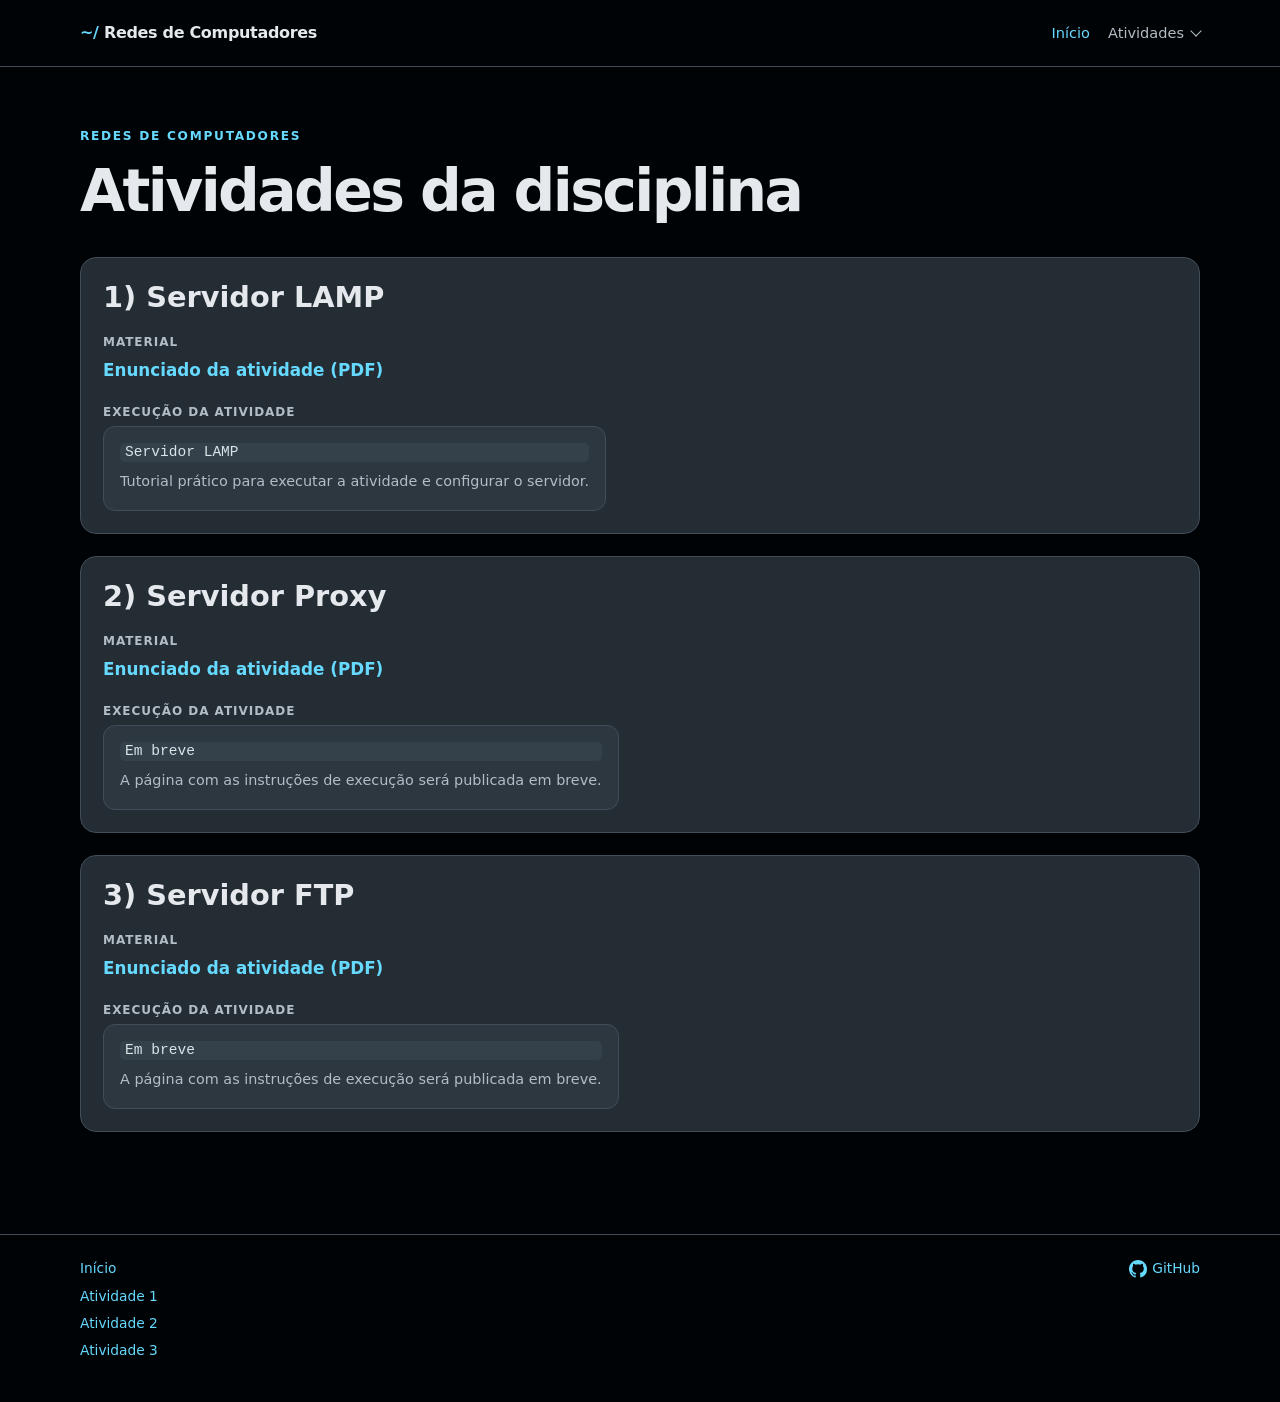
<file: index.html>
<!doctype html>
<html lang="pt-BR">

<head>
    <meta charset="utf-8">
    <meta name="viewport" content="width=device-width, initial-scale=1">
    <meta name="description"
        content="Acesse os enunciados e tutoriais das atividades de Redes de Computadores, incluindo a configuração de um servidor web LAMP.">
    <meta name="theme-color" content="#000305">
    <meta property="og:type" content="website">
    <meta property="og:locale" content="pt_BR">
    <meta property="og:site_name" content="Redes de Computadores">
    <meta property="og:title" content="Redes de Computadores | Atividades e Tutoriais">
    <meta property="og:description"
        content="Enunciados e tutoriais práticos de Redes de Computadores, com configuração de servidor web LAMP.">
    <meta name="twitter:card" content="summary">
    <title>Redes de Computadores | Atividades e Tutoriais</title>
    <link rel="icon" type="image/svg+xml" href="favicon.svg">
    <link rel="stylesheet" href="docs.css">
    <script src="./site-components.js" defer></script>
</head>

<body>
    <site-header root="./"></site-header>
    <main class="shell">
        <header class="hero">
            <span class="eyebrow">Redes de Computadores</span>
            <h1>Atividades da disciplina</h1>
        </header>
        <article class="content">
            <section class="panel">
                <h2>1) Servidor LAMP</h2>
                <div class="activity-resources">
                    <div class="activity-resource">
                        <span class="activity-resource-label">Material</span>
                        <a class="activity-resource-link" href="assets/AC-REDES-001.pdf" target="_blank"
                            rel="noopener">Enunciado da atividade (PDF)</a>
                    </div>
                    <div class="activity-resource">
                        <span class="activity-resource-label">Execução da atividade</span>
                        <a class="file-link" href="atividade-1/">
                            <code>Servidor LAMP</code>
                            <span>Tutorial prático para executar a atividade e configurar o servidor.</span>
                        </a>
                    </div>
                </div>
            </section>
            <section class="panel">
                <h2>2) Servidor Proxy</h2>
                <div class="activity-resources">
                    <div class="activity-resource">
                        <span class="activity-resource-label">Material</span>
                        <a class="activity-resource-link" href="assets/AC-REDES-002.pdf" target="_blank"
                            rel="noopener">Enunciado da atividade (PDF)</a>
                    </div>
                    <div class="activity-resource">
                        <span class="activity-resource-label">Execução da atividade</span>
                        <a class="file-link" href="atividade-2/">
                            <code>Em breve</code>
                            <span>A página com as instruções de execução será publicada em breve.</span>
                        </a>
                    </div>
                </div>
            </section>
            <section class="panel">
                <h2>3) Servidor FTP</h2>
                <div class="activity-resources">
                    <div class="activity-resource">
                        <span class="activity-resource-label">Material</span>
                        <a class="activity-resource-link" href="assets/AC-REDES-003.pdf" target="_blank"
                            rel="noopener">Enunciado da atividade (PDF)</a>
                    </div>
                    <div class="activity-resource">
                        <span class="activity-resource-label">Execução da atividade</span>
                        <a class="file-link" href="atividade-3/">
                            <code>Em breve</code>
                            <span>A página com as instruções de execução será publicada em breve.</span>
                        </a>
                    </div>
                </div>
            </section>
        </article>
    </main>
    <site-footer root="./"></site-footer>
</body>

</html>
</file>
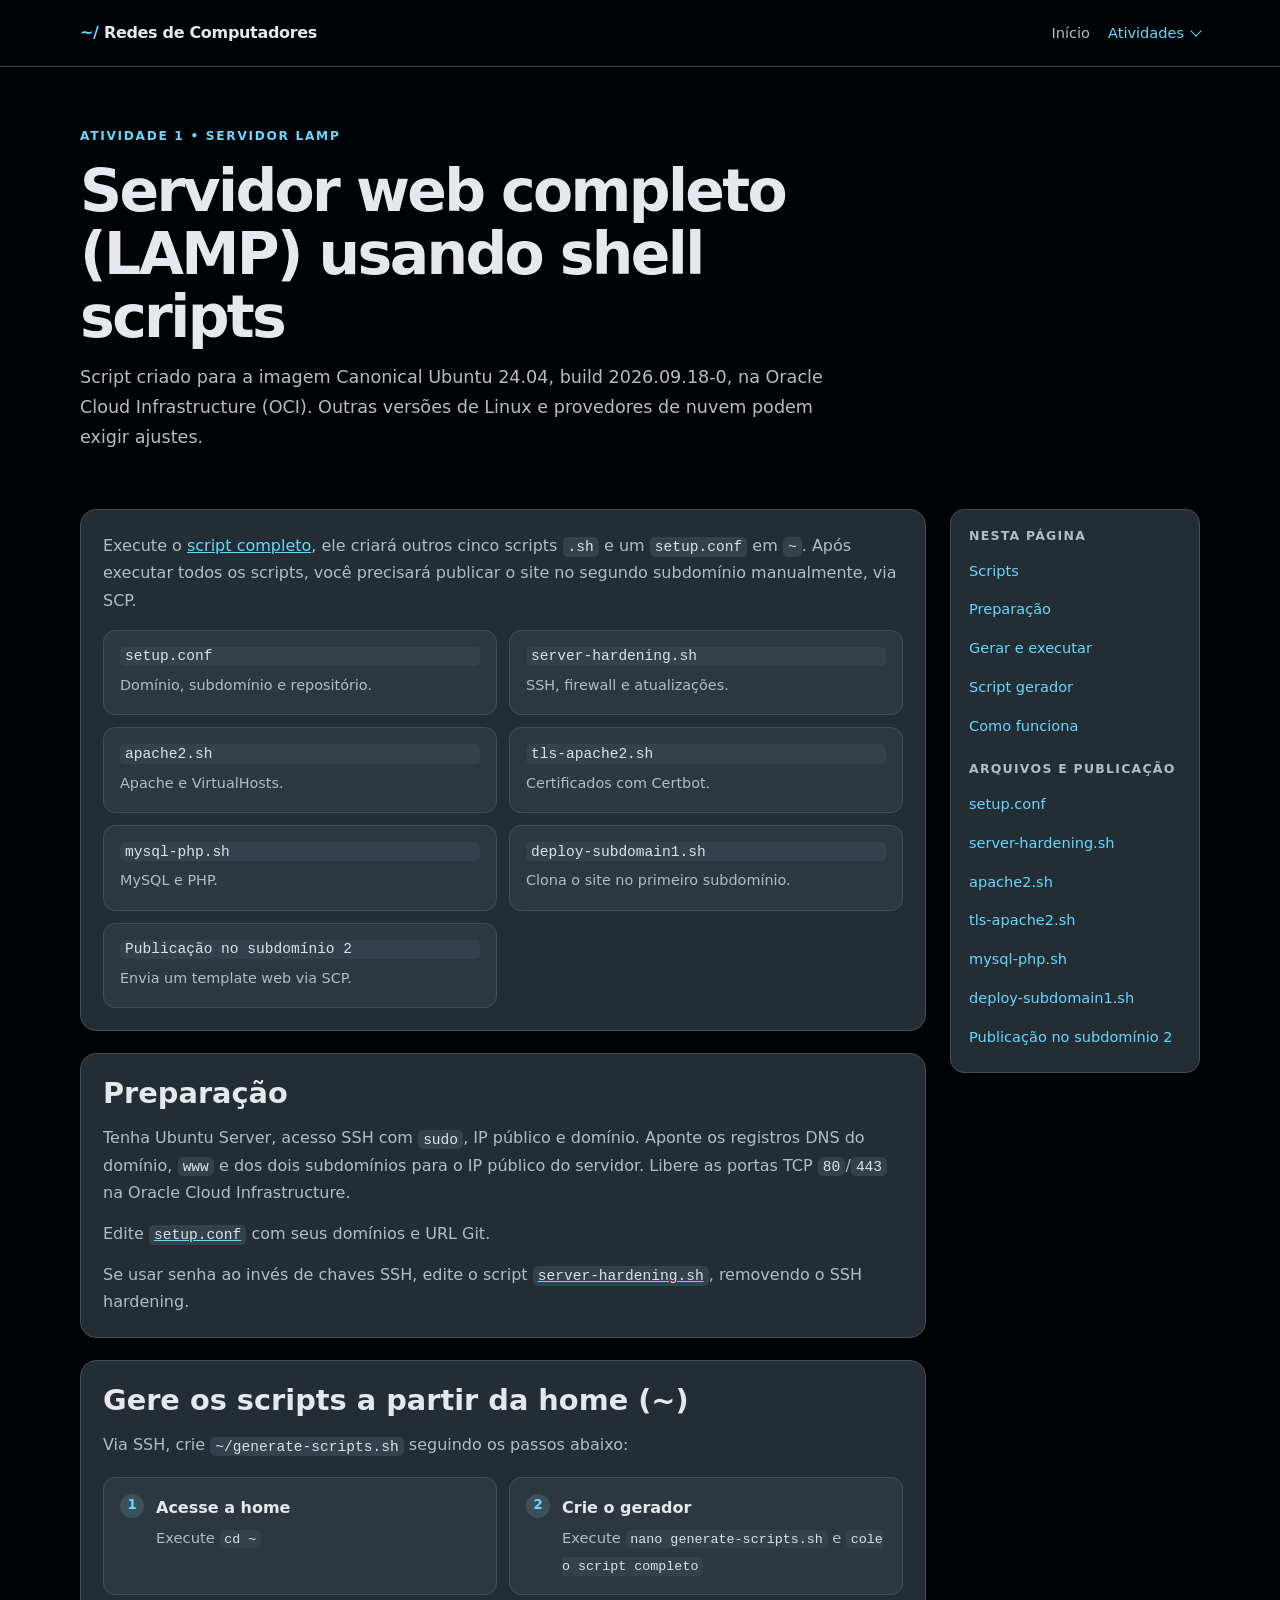
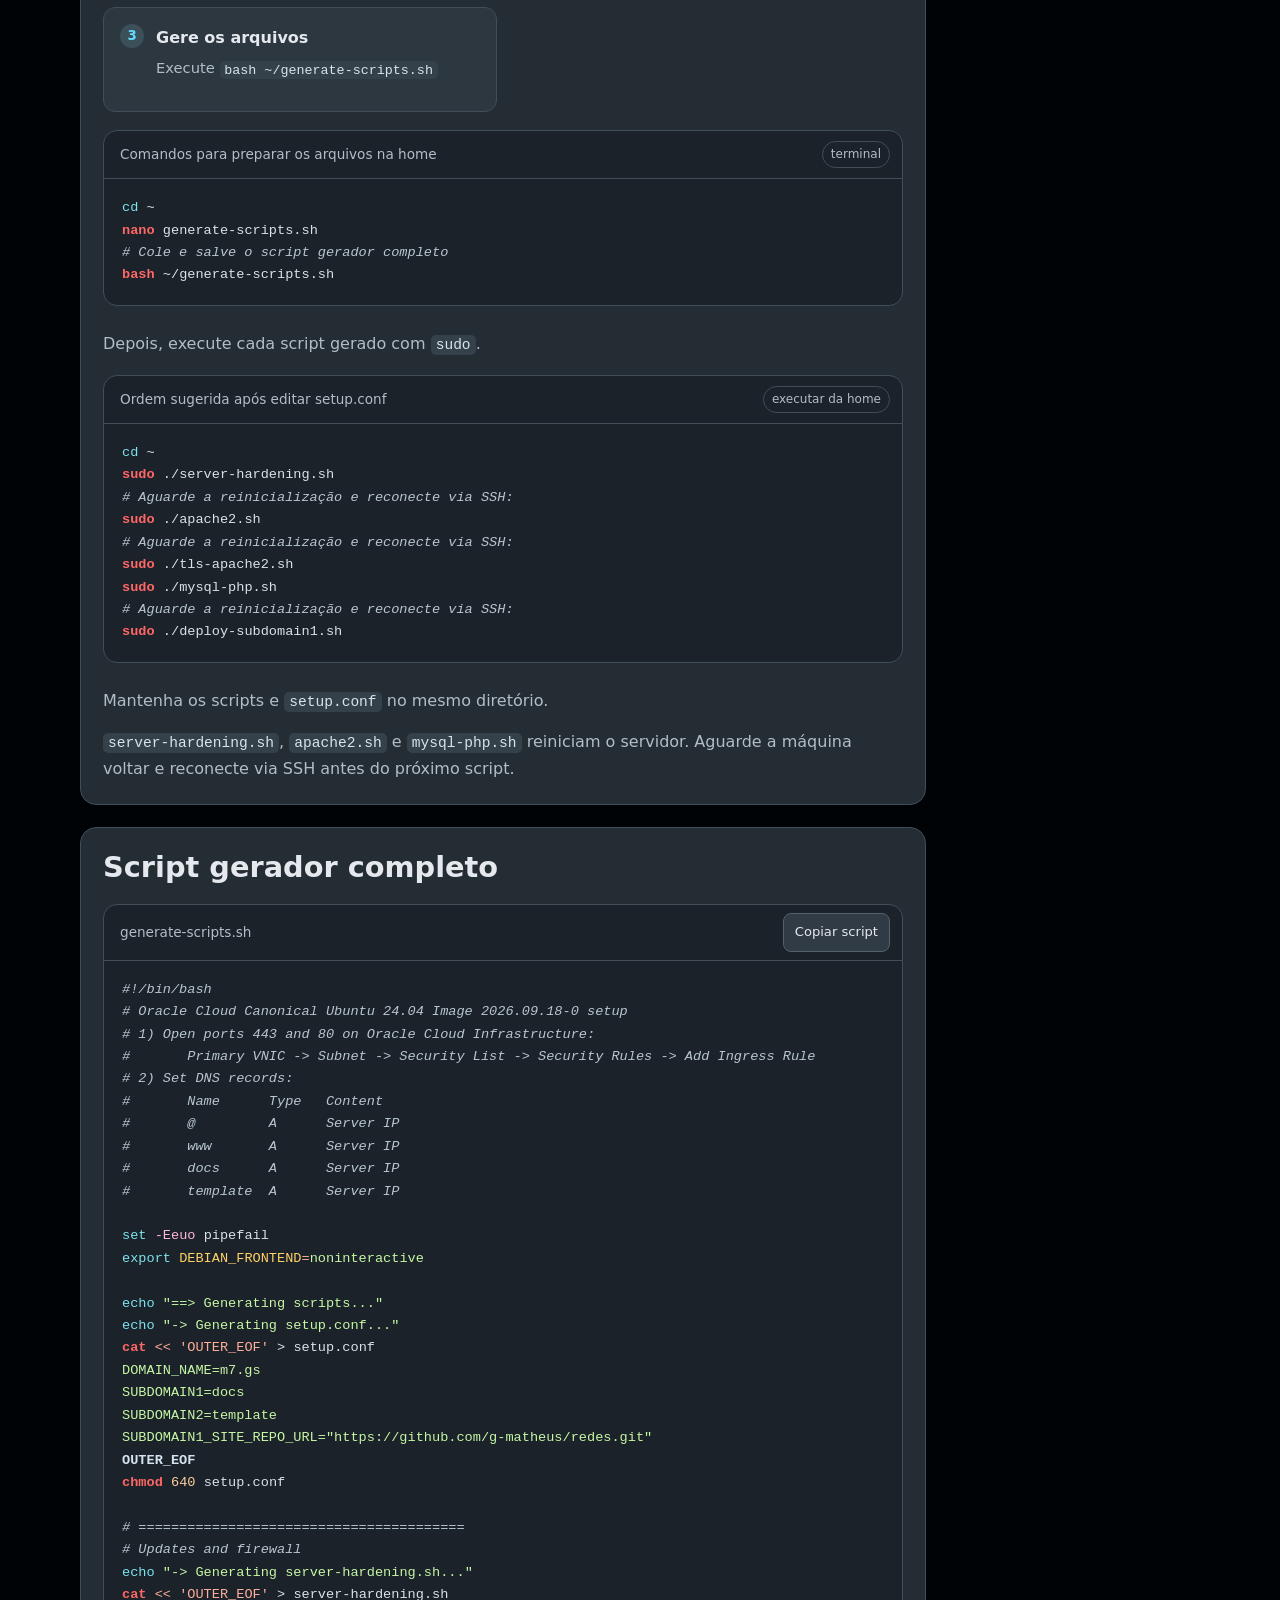
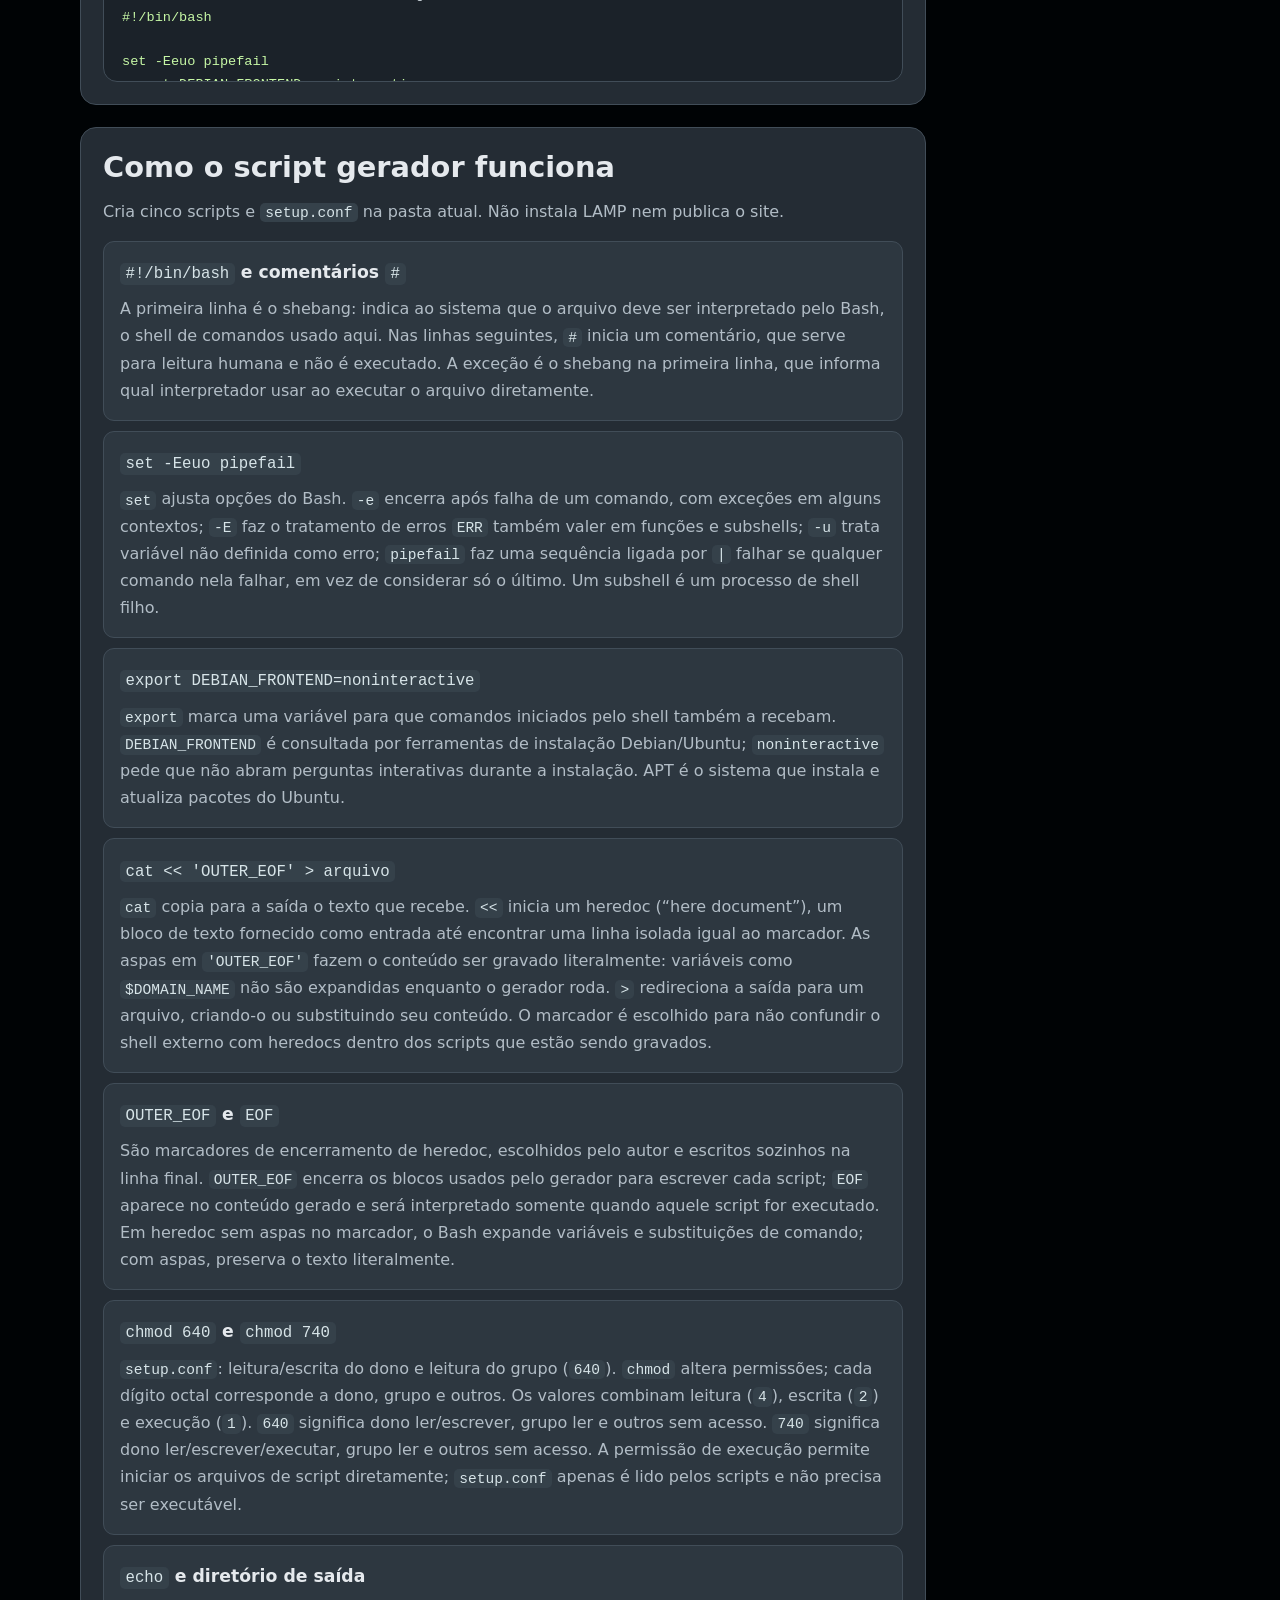
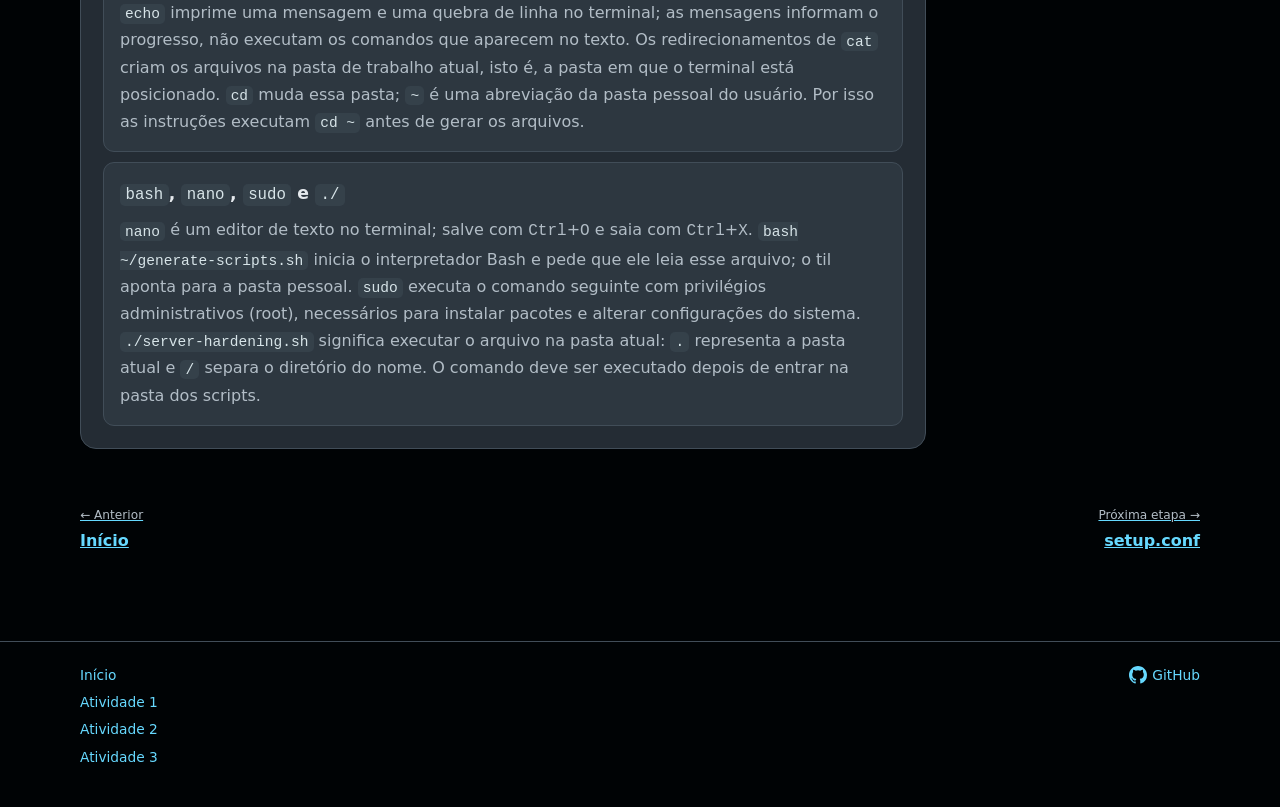
<file: atividade-1/index.html>
<!doctype html>
<html lang="pt-BR">

<head>
    <meta charset="utf-8">
    <meta name="viewport" content="width=device-width, initial-scale=1">
    <meta name="description"
        content="Tutorial passo a passo para configurar um servidor LAMP com Ubuntu, Apache, PHP, MySQL, DNS e HTTPS na Oracle Cloud usando scripts Bash.">
    <meta name="theme-color" content="#000305">
    <meta property="og:type" content="article">
    <meta property="og:locale" content="pt_BR">
    <meta property="og:site_name" content="Redes de Computadores">
    <meta property="og:title" content="Servidor LAMP com Bash | Atividade 1">
    <meta property="og:description"
        content="Configure Ubuntu, Apache, PHP, MySQL, DNS e HTTPS na Oracle Cloud com scripts Bash.">
    <meta name="twitter:card" content="summary">
    <title>Servidor LAMP com Bash | Atividade 1</title>
    <link rel="icon" type="image/svg+xml" href="../favicon.svg">
    <link rel="stylesheet" href="../docs.css">
    <script src="../site-components.js" defer></script>
    <script src="../script-viewer.js" defer></script>
    <script src="../copy.js" defer></script>
    <script src="../bash-highlight.js" defer></script>
</head>

<body>
    <site-header root="../"></site-header>
    <main class="shell">
        <header class="hero">
            <span class="eyebrow">Atividade 1 • Servidor LAMP</span>
            <h1>Servidor web completo (LAMP) usando shell scripts</h1>
            <p class="lead">Script criado para a imagem Canonical Ubuntu 24.04, build 2026.09.18-0, na Oracle Cloud
                Infrastructure (OCI).
                Outras versões de Linux e provedores de nuvem podem exigir ajustes.</p>
        </header>

        <div class="layout">
            <article class="content">
                <section class="panel" id="visao-geral">
                    <p class="muted">Execute o <a href="#script-principal">script completo</a>, ele criará outros cinco
                        scripts <code>.sh</code> e um
                        <code>setup.conf</code> em <code>~</code>. Após executar todos os scripts, você precisará
                        publicar o site no segundo subdomínio manualmente, via SCP.
                    </p>
                    </p>
                    <div class="file-grid">
                        <a class="file-link" href="setup-conf.html"><code>setup.conf</code><span>Domínio, subdomínio e
                                repositório.</span></a>
                        <a class="file-link" href="server-hardening.html"><code>server-hardening.sh</code><span>SSH,
                                firewall e atualizações.</span></a>
                        <a class="file-link" href="apache2.html"><code>apache2.sh</code><span>Apache e
                                VirtualHosts.</span></a>
                        <a class="file-link" href="tls-apache2.html"><code>tls-apache2.sh</code><span>Certificados com
                                Certbot.</span></a>
                        <a class="file-link" href="mysql-php.html"><code>mysql-php.sh</code><span>MySQL e
                                PHP.</span></a>
                        <a class="file-link" href="deploy-subdomain1.html"><code>deploy-subdomain1.sh</code><span>Clona
                                o site no primeiro subdomínio.</span></a>
                        <a class="file-link"
                            href="deploy-subdomain2.html"><code>Publicação no subdomínio 2</code><span>Envia um template
                                web via SCP.</span></a>
                    </div>
                </section>

                <section class="panel" id="pre-requisitos">
                    <h2>Preparação</h2>
                    <p>Tenha Ubuntu Server, acesso SSH com <code>sudo</code>, IP público e domínio. Aponte os
                        registros DNS do domínio, <code>www</code> e dos dois subdomínios para o IP público do
                        servidor. Libere as portas TCP <code>80</code>/<code>443</code> na Oracle Cloud
                        Infrastructure.</p>
                    <p>Edite <a href="setup-conf.html"><code>setup.conf</code></a> com seus domínios e URL Git.</p>
                    <p> Se usar senha ao invés de chaves SSH, edite o script <a
                            href="server-hardening.html"><code>server-hardening.sh</code></a>, removendo o SSH
                        hardening.
                    </p>
                </section>

                <section class="panel" id="executar">
                    <h2>Gere os scripts a partir da home (~)</h2>
                    <p>Via SSH, crie <code>~/generate-scripts.sh</code> seguindo os passos abaixo:
                    </p>
                    <ol class="steps">
                        <li><strong>Acesse a home</strong><span>Execute <code>cd ~</code></span></li>
                        <li><strong>Crie o gerador</strong><span>Execute <code>nano generate-scripts.sh</code> e
                                <code>cole o
                                script completo</code></span></li>
                        <li><strong>Gere os arquivos</strong><span>Execute
                                <code>bash ~/generate-scripts.sh</code></span></li>
                    </ol>
                    <div class="code-card">
                        <div class="code-head"><span>Comandos para preparar os arquivos na home</span><span
                                class="tag">terminal</span></div>
                        <pre><code class="language-bash">cd ~
nano generate-scripts.sh
# Cole e salve o script gerador completo
bash ~/generate-scripts.sh</code></pre>
                    </div>
                    <p>Depois, execute cada script gerado com <code>sudo</code>.</p>
                    <div class="code-card">
                        <div class="code-head"><span>Ordem sugerida após editar setup.conf</span><span
                                class="tag">executar da home</span></div>
                        <pre><code class="language-bash">cd ~
sudo ./server-hardening.sh
# Aguarde a reinicialização e reconecte via SSH:
sudo ./apache2.sh
# Aguarde a reinicialização e reconecte via SSH:
sudo ./tls-apache2.sh
sudo ./mysql-php.sh
# Aguarde a reinicialização e reconecte via SSH:
sudo ./deploy-subdomain1.sh</code></pre>
                    </div>
                    <p class="muted">Mantenha os scripts e <code>setup.conf</code> no mesmo diretório.
                    </p>
                    <p><code>server-hardening.sh</code>, <code>apache2.sh</code> e <code>mysql-php.sh</code>
                        reiniciam o servidor. Aguarde a máquina voltar e reconecte via SSH antes do próximo script.
                    </p>
                </section>

                <section class="panel" id="script-principal">
                    <h2>Script gerador completo</h2>
                    </p>
                    <div class="code-card">
                        <div class="code-head">
                            <span>generate-scripts.sh</span>
                            <button class="copy-button" type="button" data-copy-target="generator-code">Copiar
                                script</button>
                        </div>
                        <script-viewer src="../assets/generate-scripts.sh" code-id="generator-code"></script-viewer>
                    </div>
                </section>

                <section class="panel" id="como-funciona">
                    <h2>Como o script gerador funciona</h2>
                    <p>Cria cinco scripts e <code>setup.conf</code> na pasta atual. Não instala LAMP nem publica o site.
                    </p>
                    <div class="reference-list">
                        <div class="reference">
                            <h3><code>#!/bin/bash</code> e comentários <code>#</code></h3>
                            <p>A primeira linha é o shebang: indica ao sistema que o arquivo deve ser interpretado pelo
                                Bash, o shell de comandos usado aqui. Nas linhas seguintes, <code>#</code> inicia um
                                comentário, que serve para leitura humana e não é executado. A exceção é o shebang na
                                primeira linha, que informa qual interpretador usar ao executar o arquivo diretamente.
                            </p>
                        </div>
                        <div class="reference">
                            <h3><code>set -Eeuo pipefail</code></h3>
                            <p><code>set</code> ajusta opções do Bash. <code>-e</code> encerra após falha de um comando,
                                com exceções em alguns contextos; <code>-E</code> faz o tratamento de erros
                                <code>ERR</code> também valer em funções e subshells; <code>-u</code> trata variável não
                                definida como erro; <code>pipefail</code> faz uma sequência ligada por <code>|</code>
                                falhar se qualquer comando nela falhar, em vez de considerar só o último. Um subshell é
                                um processo de shell filho.
                            </p>
                        </div>
                        <div class="reference">
                            <h3><code>export DEBIAN_FRONTEND=noninteractive</code></h3>
                            <p><code>export</code> marca uma variável para que comandos iniciados pelo shell também a
                                recebam. <code>DEBIAN_FRONTEND</code> é consultada por ferramentas de instalação
                                Debian/Ubuntu; <code>noninteractive</code> pede que não abram perguntas interativas
                                durante a instalação. APT é o sistema que instala e atualiza pacotes do Ubuntu.</p>
                        </div>
                        <div class="reference">
                            <h3><code>cat &lt;&lt; 'OUTER_EOF' &gt; arquivo</code></h3>
                            <p><code>cat</code> copia para a saída o texto que recebe. <code>&lt;&lt;</code> inicia um
                                heredoc (“here document”), um bloco de texto fornecido como entrada até encontrar uma
                                linha isolada igual ao marcador. As aspas em <code>'OUTER_EOF'</code> fazem o conteúdo
                                ser gravado literalmente: variáveis como <code>$DOMAIN_NAME</code> não são expandidas
                                enquanto o gerador roda. <code>&gt;</code> redireciona a saída para um arquivo,
                                criando-o ou substituindo seu conteúdo. O marcador é escolhido para não confundir o
                                shell externo com heredocs dentro dos scripts que estão sendo gravados.</p>
                        </div>
                        <div class="reference">
                            <h3><code>OUTER_EOF</code> e <code>EOF</code></h3>
                            <p>São marcadores de encerramento de heredoc, escolhidos pelo autor e escritos sozinhos na
                                linha final. <code>OUTER_EOF</code> encerra os blocos usados pelo gerador para escrever
                                cada script; <code>EOF</code> aparece no conteúdo gerado e será interpretado somente
                                quando aquele script for executado. Em heredoc sem aspas no marcador, o Bash expande
                                variáveis e substituições de comando; com aspas, preserva o texto literalmente.</p>
                        </div>
                        <div class="reference">
                            <h3><code>chmod 640</code> e <code>chmod 740</code></h3>
                            <p><code>setup.conf</code>: leitura/escrita do dono e leitura do grupo (<code>640</code>).
                                <code>chmod</code> altera permissões; cada dígito octal corresponde a dono, grupo e
                                outros. Os valores combinam leitura (<code>4</code>), escrita (<code>2</code>) e
                                execução (<code>1</code>). <code>640</code> significa dono ler/escrever, grupo ler e
                                outros sem acesso. <code>740</code> significa dono ler/escrever/executar, grupo ler e
                                outros sem acesso. A permissão de execução permite iniciar os arquivos de script
                                diretamente; <code>setup.conf</code> apenas é lido pelos scripts e não precisa ser
                                executável.
                            </p>
                        </div>
                        <div class="reference">
                            <h3><code>echo</code> e diretório de saída</h3>
                            <p><code>echo</code> imprime uma mensagem e uma quebra de linha no terminal; as mensagens
                                informam o progresso, não executam os comandos que aparecem no texto. Os
                                redirecionamentos de <code>cat</code> criam os arquivos na pasta de trabalho atual, isto
                                é, a pasta em que o terminal está posicionado. <code>cd</code> muda essa pasta;
                                <code>~</code> é uma abreviação da pasta pessoal do usuário. Por isso as instruções
                                executam <code>cd ~</code> antes de gerar os arquivos.
                            </p>
                        </div>
                        <div class="reference">
                            <h3><code>bash</code>, <code>nano</code>, <code>sudo</code> e <code>./</code></h3>
                            <p><code>nano</code> é um editor de texto no terminal; salve com
                                <kbd>Ctrl</kbd>+<kbd>O</kbd> e saia com <kbd>Ctrl</kbd>+<kbd>X</kbd>.
                                <code>bash ~/generate-scripts.sh</code> inicia o interpretador Bash e pede que ele leia
                                esse arquivo; o til aponta para a pasta pessoal. <code>sudo</code> executa o comando
                                seguinte com privilégios administrativos (root), necessários para instalar pacotes e
                                alterar configurações do sistema. <code>./server-hardening.sh</code> significa executar
                                o arquivo na pasta atual: <code>.</code> representa a pasta atual e <code>/</code>
                                separa o diretório do nome. O comando deve ser executado depois de entrar na pasta dos
                                scripts.
                            </p>
                        </div>
                    </div>
                </section>

            </article>
            <aside class="sidebar">
                <h2>Nesta página</h2>
                <ul>
                    <li><a href="#visao-geral">Scripts</a></li>
                    <li><a href="#pre-requisitos">Preparação</a></li>
                    <li><a href="#executar">Gerar e executar</a></li>
                    <li><a href="#script-principal">Script gerador</a></li>
                    <li><a href="#como-funciona">Como funciona</a></li>
                </ul>
                <h2 style="margin-top:18px">Arquivos e publicação</h2>
                <ul>
                    <li><a href="setup-conf.html">setup.conf</a></li>
                    <li><a href="server-hardening.html">server-hardening.sh</a></li>
                    <li><a href="apache2.html">apache2.sh</a></li>
                    <li><a href="tls-apache2.html">tls-apache2.sh</a></li>
                    <li><a href="mysql-php.html">mysql-php.sh</a></li>
                    <li><a href="deploy-subdomain1.html">deploy-subdomain1.sh</a></li>
                    <li><a href="deploy-subdomain2.html">Publicação no subdomínio 2</a></li>
                </ul>
            </aside>
        </div>
        <nav class="page-navigation" aria-label="Navegação dos tutoriais">
            <a class="page-nav-link" href="../">
                <span class="page-nav-direction">← Anterior</span>
                <span>Início</span>
            </a>
            <a class="page-nav-link page-nav-next" href="setup-conf.html">
                <span class="page-nav-direction">Próxima etapa →</span>
                <span>setup.conf</span>
            </a>
        </nav>
    </main>
    <site-footer root="../"></site-footer>
</body>

</html>
</file>
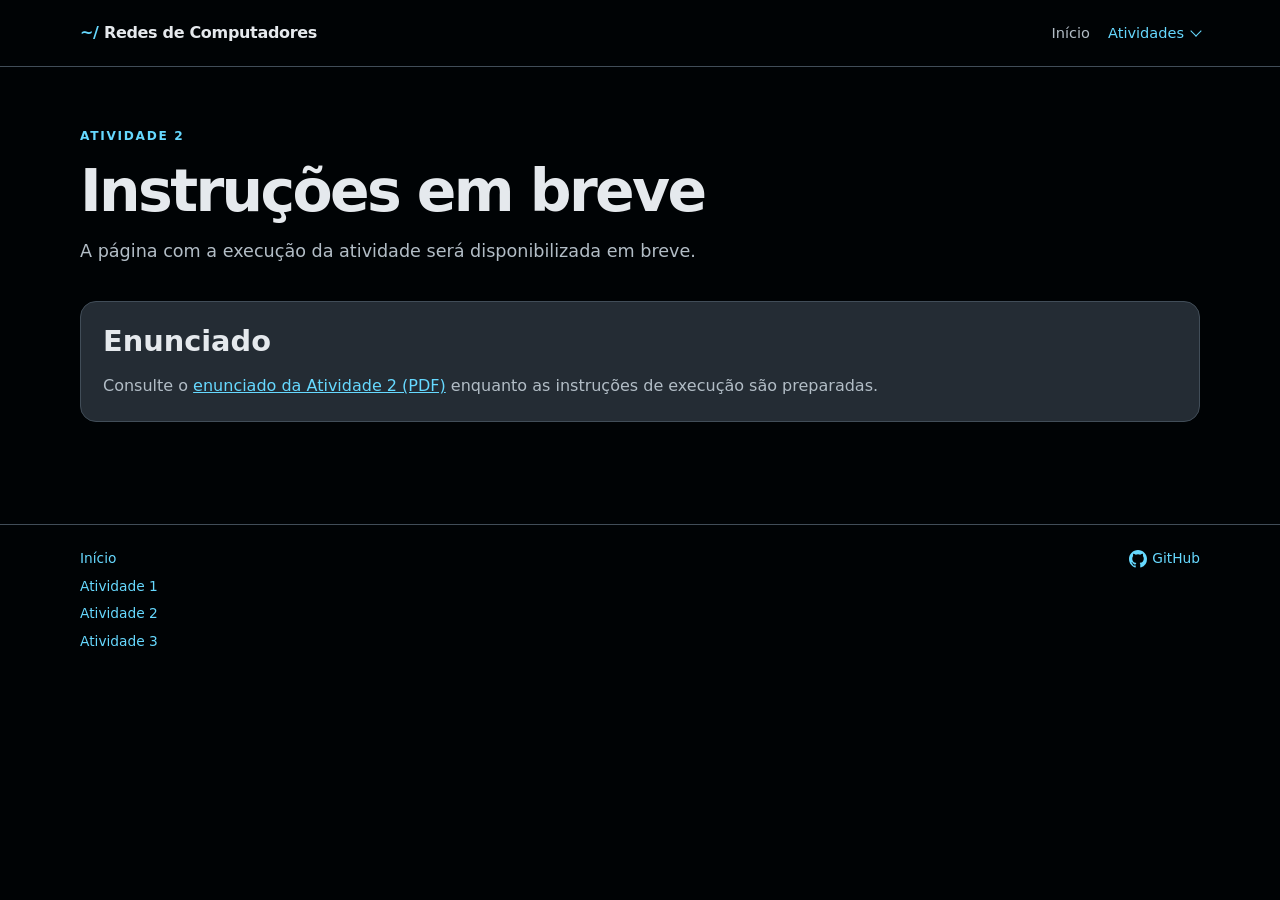
<file: atividade-2/index.html>
<!doctype html>
<html lang="pt-BR">

<head>
    <meta charset="utf-8">
    <meta name="viewport" content="width=device-width, initial-scale=1">
    <meta name="description"
        content="Acesse o enunciado da Atividade 2 de Redes de Computadores. O tutorial de execução será publicado em breve.">
    <meta name="theme-color" content="#000305">
    <meta property="og:type" content="article">
    <meta property="og:locale" content="pt_BR">
    <meta property="og:site_name" content="Redes de Computadores">
    <meta property="og:title" content="Atividade 2 de Redes de Computadores | Em breve">
    <meta property="og:description"
        content="Consulte o enunciado da Atividade 2. As instruções práticas serão disponibilizadas em breve.">
    <meta name="twitter:card" content="summary">
    <title>Atividade 2 de Redes de Computadores | Em breve</title>
    <link rel="icon" type="image/svg+xml" href="../favicon.svg">
    <link rel="stylesheet" href="../docs.css">
    <script src="../site-components.js" defer></script>
</head>

<body>
    <site-header root="../"></site-header>
    <main class="shell">
        <header class="hero">
            <span class="eyebrow">Atividade 2</span>
            <h1>Instruções em breve</h1>
            <p class="lead">A página com a execução da atividade será disponibilizada em breve.</p>
        </header>
        <article class="content">
            <section class="panel">
                <h2>Enunciado</h2>
                <p>Consulte o <a href="../assets/AC-REDES-002.pdf" target="_blank" rel="noopener">enunciado da
                        Atividade 2 (PDF)</a> enquanto as instruções de execução são preparadas.</p>
            </section>
        </article>
    </main>
    <site-footer root="../"></site-footer>
</body>

</html>
</file>
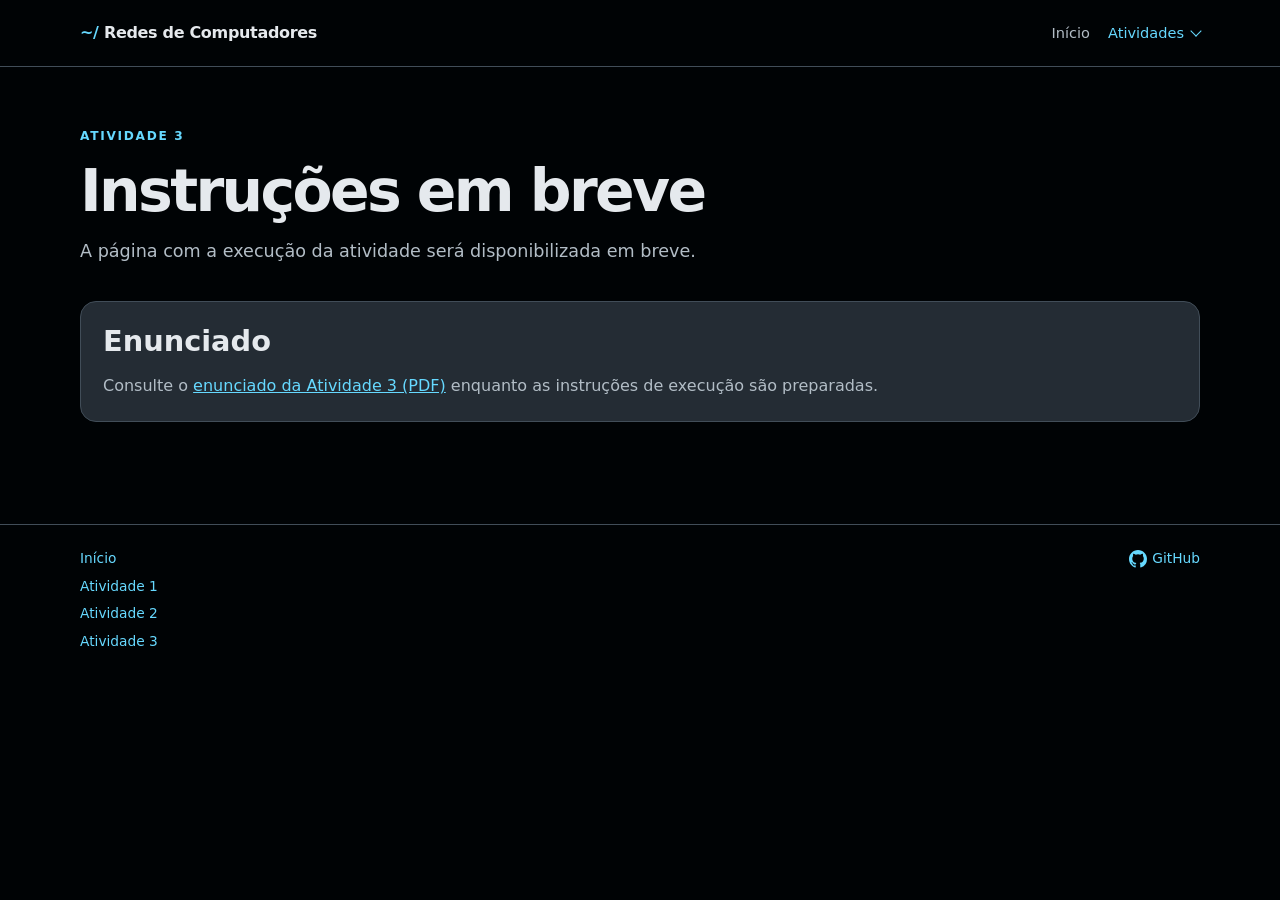
<file: atividade-3/index.html>
<!doctype html>
<html lang="pt-BR">

<head>
    <meta charset="utf-8">
    <meta name="viewport" content="width=device-width, initial-scale=1">
    <meta name="description"
        content="Acesse o enunciado da Atividade 3 de Redes de Computadores. O tutorial de execução será publicado em breve.">
    <meta name="theme-color" content="#000305">
    <meta property="og:type" content="article">
    <meta property="og:locale" content="pt_BR">
    <meta property="og:site_name" content="Redes de Computadores">
    <meta property="og:title" content="Atividade 3 de Redes de Computadores | Em breve">
    <meta property="og:description"
        content="Consulte o enunciado da Atividade 3. As instruções práticas serão disponibilizadas em breve.">
    <meta name="twitter:card" content="summary">
    <title>Atividade 3 de Redes de Computadores | Em breve</title>
    <link rel="icon" type="image/svg+xml" href="../favicon.svg">
    <link rel="stylesheet" href="../docs.css">
    <script src="../site-components.js" defer></script>
</head>

<body>
    <site-header root="../"></site-header>
    <main class="shell">
        <header class="hero">
            <span class="eyebrow">Atividade 3</span>
            <h1>Instruções em breve</h1>
            <p class="lead">A página com a execução da atividade será disponibilizada em breve.</p>
        </header>
        <article class="content">
            <section class="panel">
                <h2>Enunciado</h2>
                <p>Consulte o <a href="../assets/AC-REDES-003.pdf" target="_blank" rel="noopener">enunciado da
                        Atividade 3 (PDF)</a> enquanto as instruções de execução são preparadas.</p>
            </section>
        </article>
    </main>
    <site-footer root="../"></site-footer>
</body>

</html>
</file>
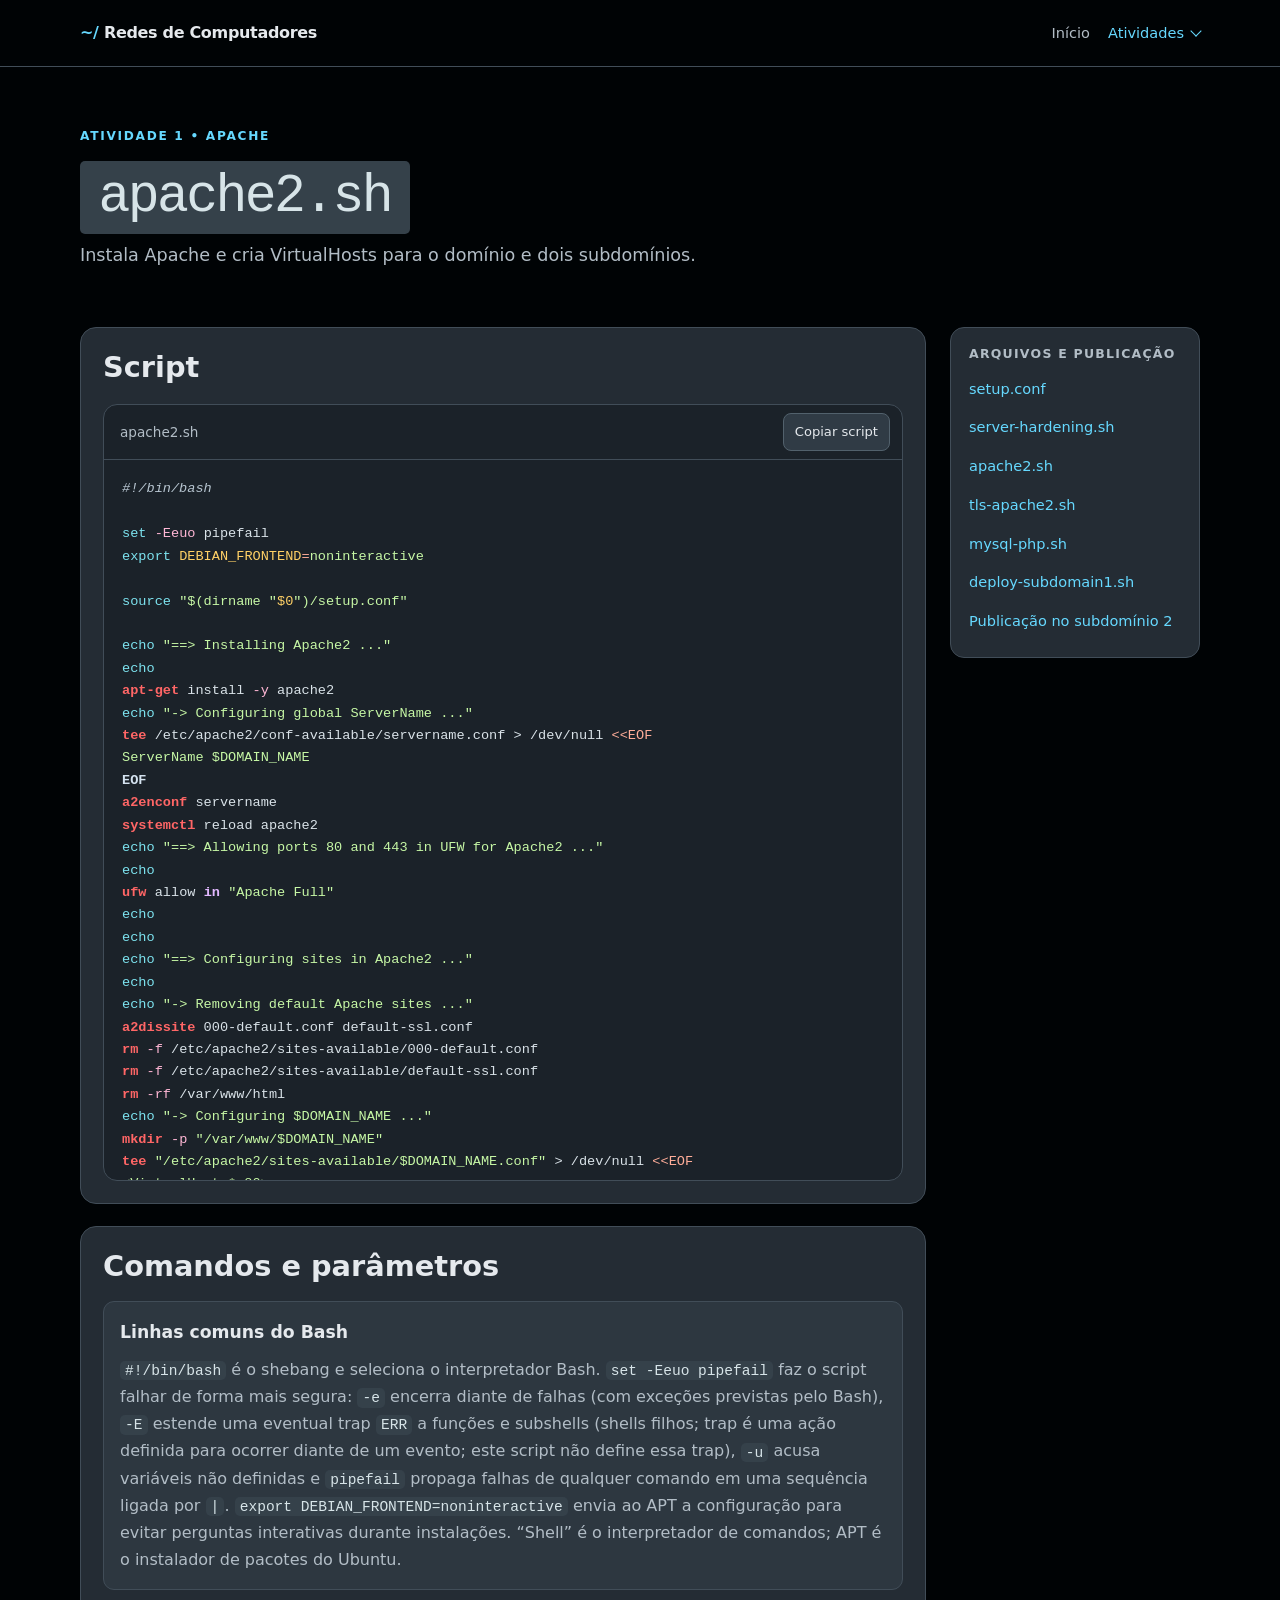
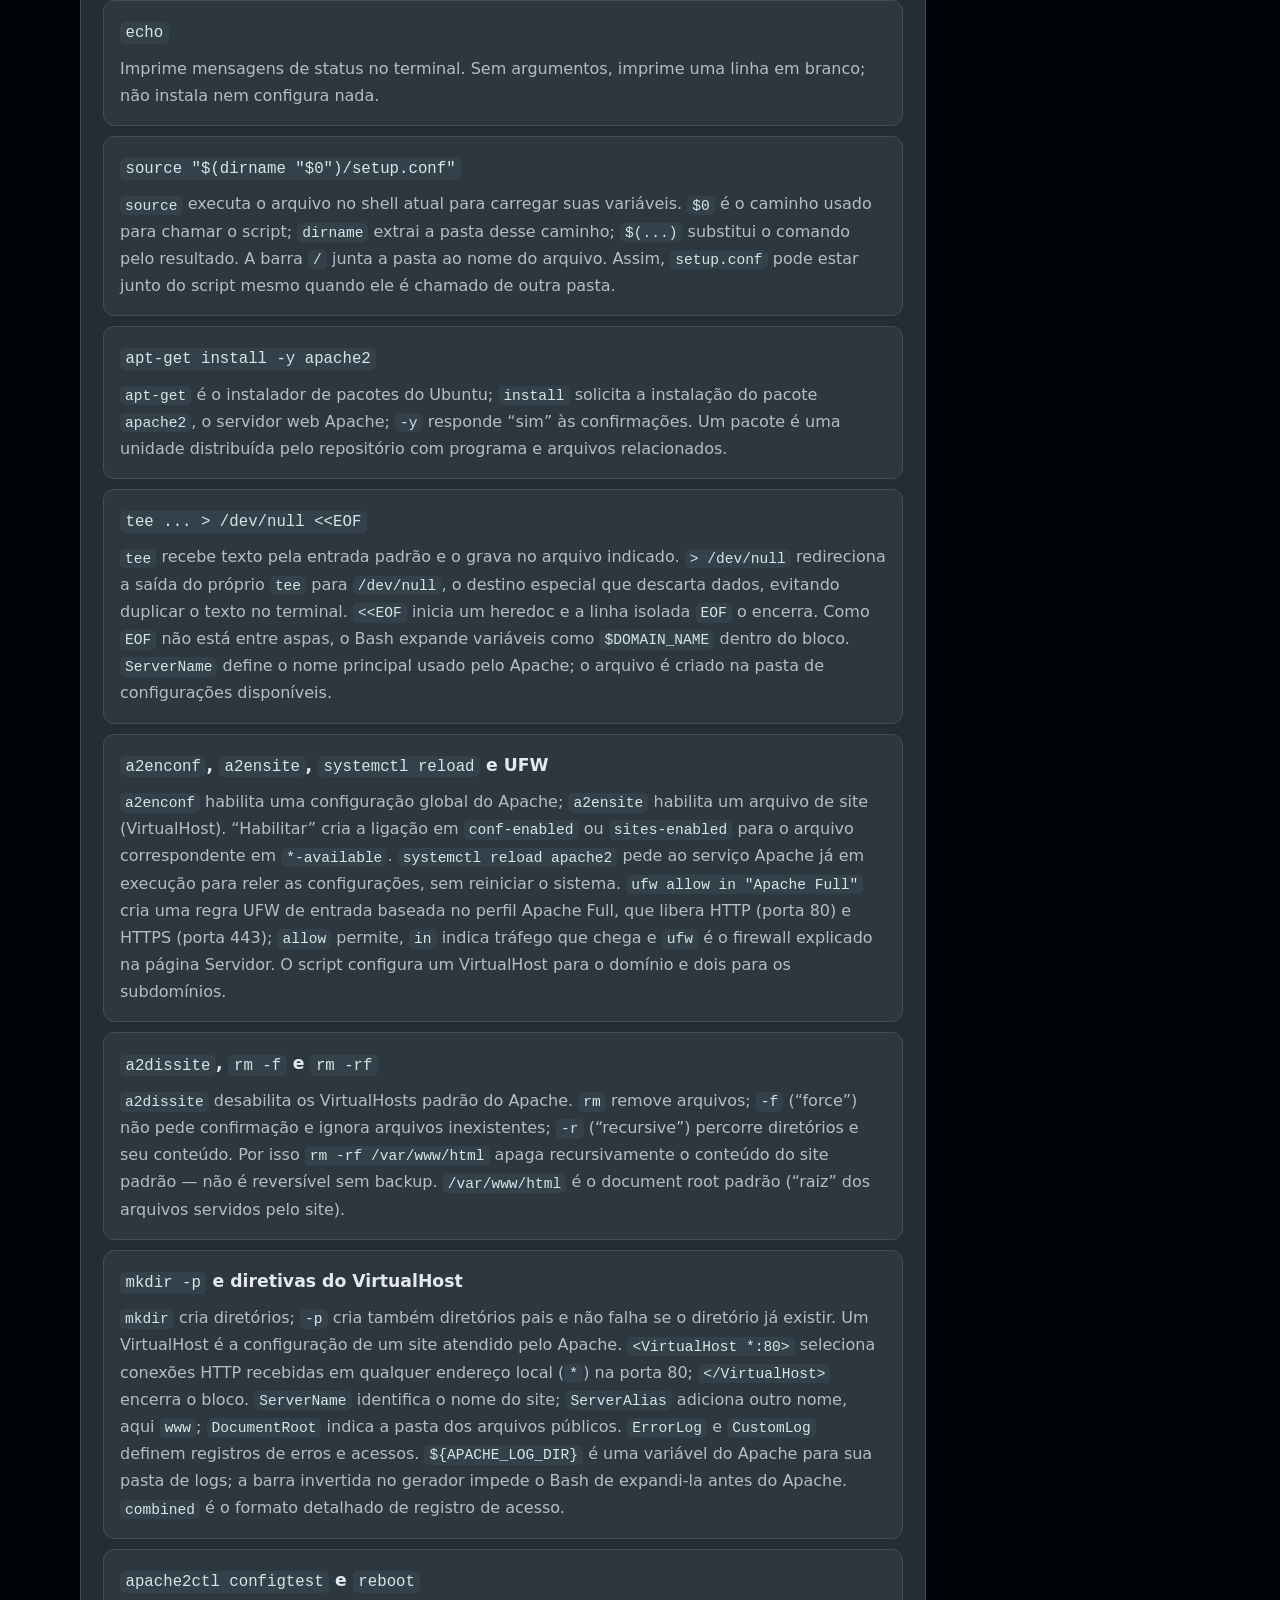
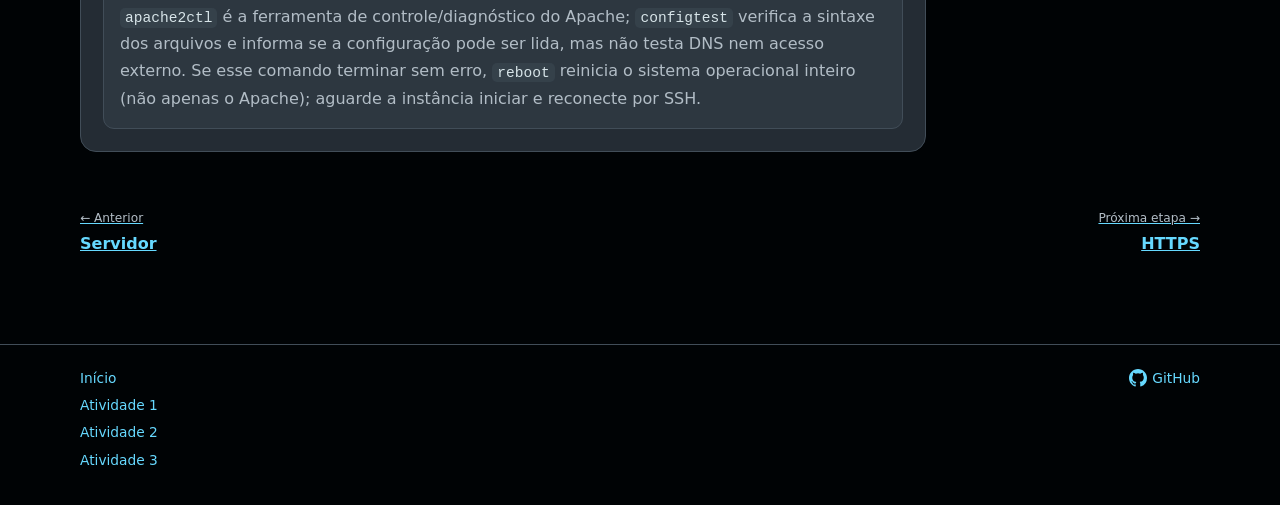
<file: atividade-1/apache2.html>
<!doctype html>
<html lang="pt-BR">

<head>
    <meta charset="utf-8">
    <meta name="viewport" content="width=device-width, initial-scale=1">
    <meta name="description"
        content="Instale o Apache e configure domínio, subdomínios e VirtualHosts no Ubuntu usando um script Bash.">
    <meta name="theme-color" content="#000305">
    <meta property="og:type" content="article">
    <meta property="og:locale" content="pt_BR">
    <meta property="og:site_name" content="Redes de Computadores">
    <meta property="og:title" content="Apache e VirtualHosts no Ubuntu | Atividade 1">
    <meta property="og:description"
        content="Tutorial para instalar o Apache e configurar sites com VirtualHosts no Ubuntu.">
    <meta name="twitter:card" content="summary">
    <title>Apache e VirtualHosts no Ubuntu | Atividade 1</title>
    <link rel="icon" type="image/svg+xml" href="../favicon.svg">
    <link rel="stylesheet" href="../docs.css">
    <script src="../site-components.js" defer></script>
    <script src="../script-viewer.js" defer></script>
    <script src="../copy.js" defer></script>
    <script src="../bash-highlight.js" defer></script>
</head>

<body>
    <site-header root="../"></site-header>
    <main class="shell">
        <header class="hero"><span class="eyebrow">Atividade 1 • Apache</span>
            <h1><code>apache2.sh</code></h1>
            <p class="lead">Instala Apache e cria VirtualHosts para o domínio e dois subdomínios.</p>
        </header>
        <div class="layout">
            <article class="content">
                <section class="panel">
                    <h2>Script</h2>
                    <div class="code-card">
                        <div class="code-head"><span>apache2.sh</span><button class="copy-button" type="button"
                                data-copy-target="script-code">Copiar script</button></div>
                        <script-viewer src="../assets/generate-scripts.sh" extract="apache2.sh" code-id="script-code"></script-viewer>
                    </div>
                </section>
                <section class="panel">
                    <h2>Comandos e parâmetros</h2>
                    <div class="reference-list">
                        <div class="reference">
                            <h3>Linhas comuns do Bash</h3>
                            <p><code>#!/bin/bash</code> é o shebang e seleciona o interpretador Bash.
                                <code>set -Eeuo pipefail</code> faz o script falhar de forma mais segura:
                                <code>-e</code> encerra diante de falhas (com exceções previstas pelo Bash),
                                <code>-E</code> estende uma eventual trap <code>ERR</code> a funções e subshells (shells
                                filhos; trap é uma ação definida para ocorrer diante de um evento; este script não
                                define essa trap), <code>-u</code> acusa variáveis não definidas e <code>pipefail</code>
                                propaga falhas de qualquer comando em uma sequência ligada por <code>|</code>.
                                <code>export DEBIAN_FRONTEND=noninteractive</code> envia ao APT a configuração para
                                evitar perguntas interativas durante instalações. “Shell” é o interpretador de comandos;
                                APT é o instalador de pacotes do Ubuntu.
                            </p>
                        </div>
                        <div class="reference">
                            <h3><code>echo</code></h3>
                            <p>Imprime mensagens de status no terminal. Sem argumentos, imprime uma linha em branco; não
                                instala nem configura nada.</p>
                        </div>
                        <div class="reference">
                            <h3><code>source "$(dirname "$0")/setup.conf"</code></h3>
                            <p><code>source</code> executa o arquivo no shell atual para carregar suas variáveis.
                                <code>$0</code> é o caminho usado para chamar o script; <code>dirname</code> extrai a
                                pasta desse caminho; <code>$(...)</code> substitui o comando pelo resultado. A barra
                                <code>/</code> junta a pasta ao nome do arquivo. Assim, <code>setup.conf</code> pode
                                estar junto do script mesmo quando ele é chamado de outra pasta.
                            </p>
                        </div>
                        <div class="reference">
                            <h3><code>apt-get install -y apache2</code></h3>
                            <p><code>apt-get</code> é o instalador de pacotes do Ubuntu; <code>install</code> solicita a
                                instalação do pacote <code>apache2</code>, o servidor web Apache; <code>-y</code>
                                responde “sim” às confirmações. Um pacote é uma unidade distribuída pelo repositório com
                                programa e arquivos relacionados.</p>
                        </div>
                        <div class="reference">
                            <h3><code>tee ... &gt; /dev/null &lt;&lt;EOF</code></h3>
                            <p><code>tee</code> recebe texto pela entrada padrão e o grava no arquivo indicado.
                                <code>&gt; /dev/null</code> redireciona a saída do próprio <code>tee</code> para
                                <code>/dev/null</code>, o destino especial que descarta dados, evitando duplicar o texto
                                no terminal. <code>&lt;&lt;EOF</code> inicia um heredoc e a linha isolada
                                <code>EOF</code> o encerra. Como <code>EOF</code> não está entre aspas, o Bash expande
                                variáveis como <code>$DOMAIN_NAME</code> dentro do bloco. <code>ServerName</code> define
                                o nome principal usado pelo Apache; o arquivo é criado na pasta de configurações
                                disponíveis.
                            </p>
                        </div>
                        <div class="reference">
                            <h3><code>a2enconf</code>, <code>a2ensite</code>, <code>systemctl reload</code> e UFW</h3>
                            <p><code>a2enconf</code> habilita uma configuração global do Apache; <code>a2ensite</code>
                                habilita um arquivo de site (VirtualHost). “Habilitar” cria a ligação em
                                <code>conf-enabled</code> ou <code>sites-enabled</code> para o arquivo correspondente em
                                <code>*-available</code>. <code>systemctl reload apache2</code> pede ao serviço Apache
                                já em execução para reler as configurações, sem reiniciar o sistema.
                                <code>ufw allow in "Apache Full"</code> cria uma regra UFW de entrada baseada no perfil
                                Apache Full, que libera HTTP (porta 80) e HTTPS (porta 443); <code>allow</code> permite,
                                <code>in</code> indica tráfego que chega e <code>ufw</code> é o firewall explicado na
                                página Servidor. O script configura um VirtualHost para o domínio e dois para os
                                subdomínios.
                            </p>
                        </div>
                        <div class="reference">
                            <h3><code>a2dissite</code>, <code>rm -f</code> e <code>rm -rf</code></h3>
                            <p><code>a2dissite</code> desabilita os VirtualHosts padrão do Apache. <code>rm</code>
                                remove arquivos; <code>-f</code> (“force”) não pede confirmação e ignora arquivos
                                inexistentes; <code>-r</code> (“recursive”) percorre diretórios e seu conteúdo. Por isso
                                <code>rm -rf /var/www/html</code> apaga recursivamente o conteúdo do site padrão — não é
                                reversível sem backup. <code>/var/www/html</code> é o document root padrão (“raiz” dos
                                arquivos servidos pelo site).
                            </p>
                        </div>
                        <div class="reference">
                            <h3><code>mkdir -p</code> e diretivas do VirtualHost</h3>
                            <p><code>mkdir</code> cria diretórios; <code>-p</code> cria também diretórios pais e não
                                falha se o diretório já existir. Um VirtualHost é a configuração de um site atendido
                                pelo Apache. <code>&lt;VirtualHost *:80&gt;</code> seleciona conexões HTTP recebidas em
                                qualquer endereço local (<code>*</code>) na porta 80; <code>&lt;/VirtualHost&gt;</code>
                                encerra o bloco. <code>ServerName</code> identifica o nome do site;
                                <code>ServerAlias</code> adiciona outro nome, aqui <code>www</code>;
                                <code>DocumentRoot</code> indica a pasta dos arquivos públicos. <code>ErrorLog</code> e
                                <code>CustomLog</code> definem registros de erros e acessos.
                                <code>${APACHE_LOG_DIR}</code> é uma variável do Apache para sua pasta de logs; a barra
                                invertida no gerador impede o Bash de expandi-la antes do Apache. <code>combined</code>
                                é o formato detalhado de registro de acesso.
                            </p>
                        </div>
                        <div class="reference">
                            <h3><code>apache2ctl configtest</code> e <code>reboot</code></h3>
                            <p><code>apache2ctl</code> é a ferramenta de controle/diagnóstico do Apache;
                                <code>configtest</code> verifica a sintaxe dos arquivos e informa se a configuração pode
                                ser lida, mas não testa DNS nem acesso externo. Se esse comando terminar sem erro,
                                <code>reboot</code> reinicia o sistema operacional inteiro (não apenas o Apache);
                                aguarde a instância iniciar e reconecte por SSH.
                            </p>
                        </div>
                    </div>
                </section>
            </article>
            <aside class="sidebar">
                <h2>Arquivos e publicação</h2>
                <ul>
                    <li><a href="setup-conf.html">setup.conf</a></li>
                    <li><a href="server-hardening.html">server-hardening.sh</a></li>
                    <li><a href="apache2.html" aria-current="page">apache2.sh</a></li>
                    <li><a href="tls-apache2.html">tls-apache2.sh</a></li>
                    <li><a href="mysql-php.html">mysql-php.sh</a></li>
                    <li><a href="deploy-subdomain1.html">deploy-subdomain1.sh</a></li>
                    <li><a href="deploy-subdomain2.html">Publicação no subdomínio 2</a></li>
                </ul>
            </aside>
        </div>
        <nav class="page-navigation" aria-label="Navegação dos tutoriais">
            <a class="page-nav-link" href="server-hardening.html">
                <span class="page-nav-direction">← Anterior</span>
                <span>Servidor</span>
            </a>
            <a class="page-nav-link page-nav-next" href="tls-apache2.html">
                <span class="page-nav-direction">Próxima etapa →</span>
                <span>HTTPS</span>
            </a>
        </nav>
    </main>
    <site-footer root="../"></site-footer>
</body>

</html>
</file>
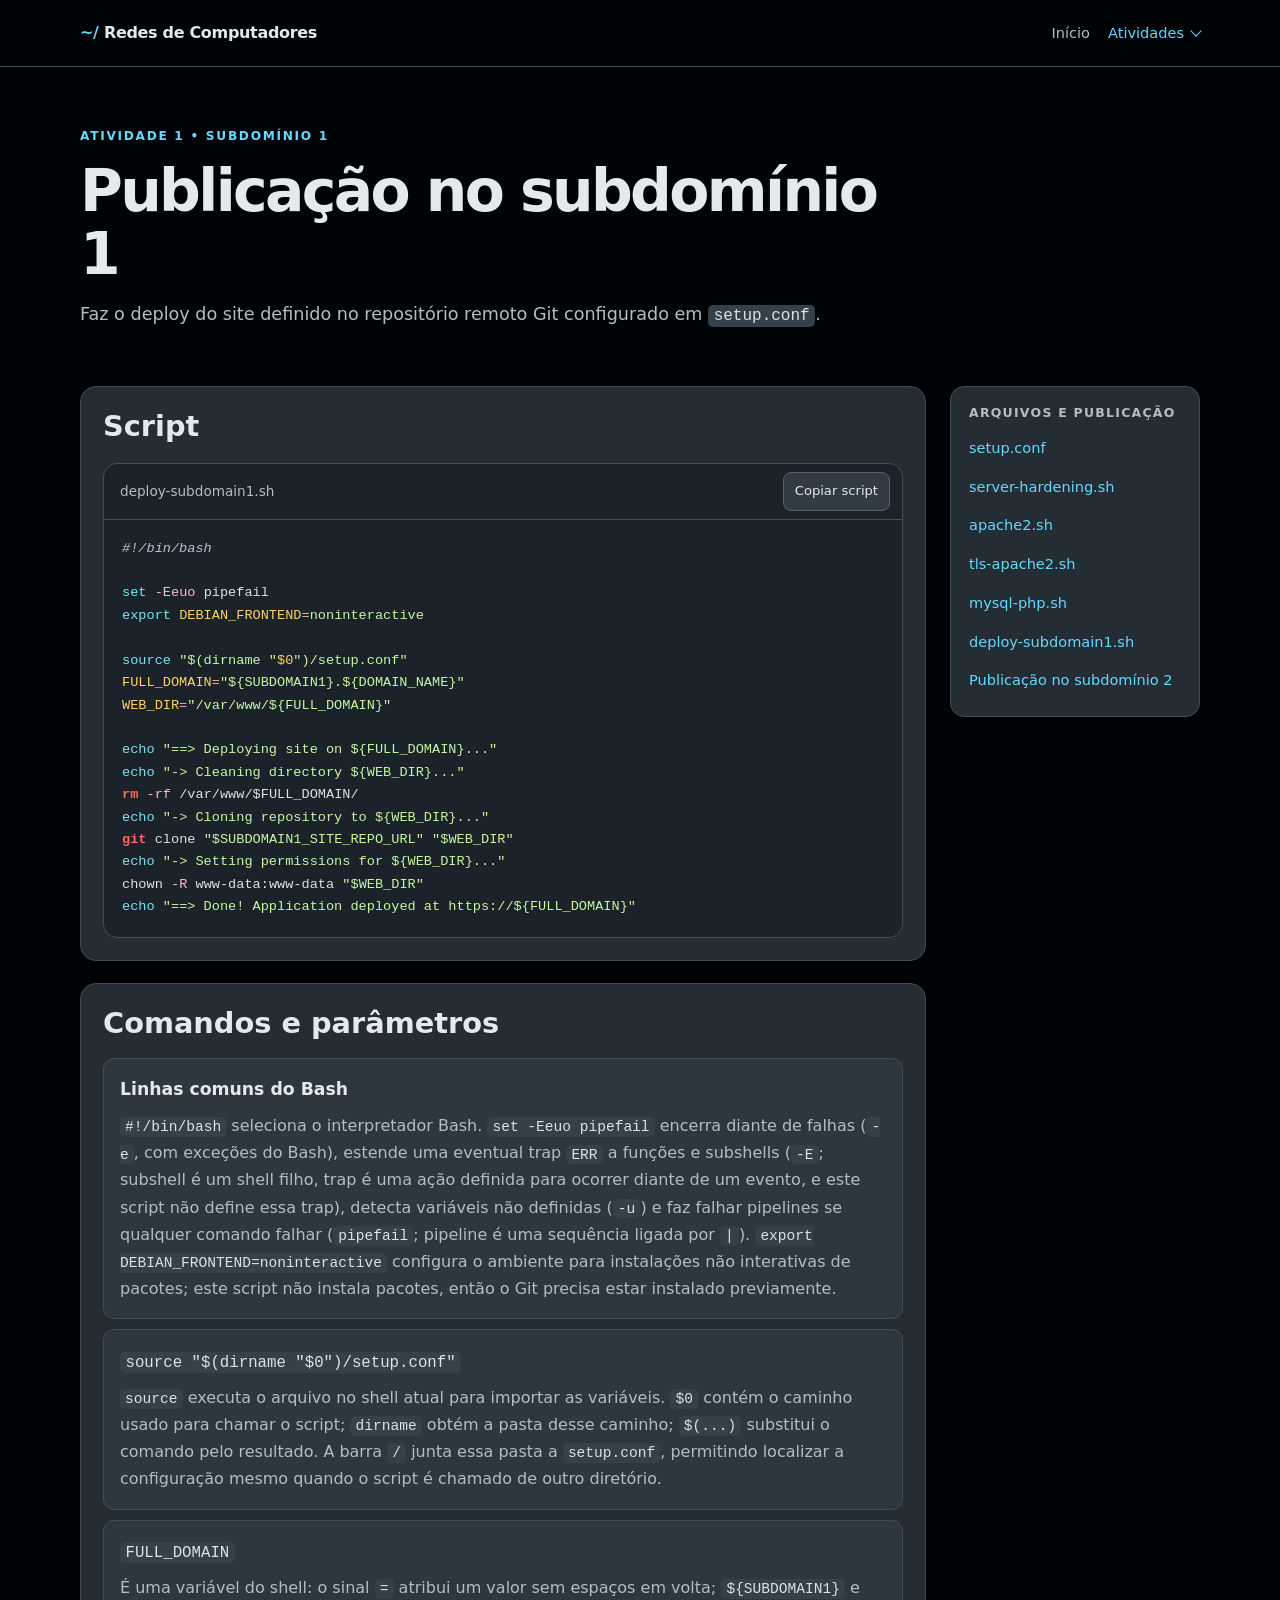
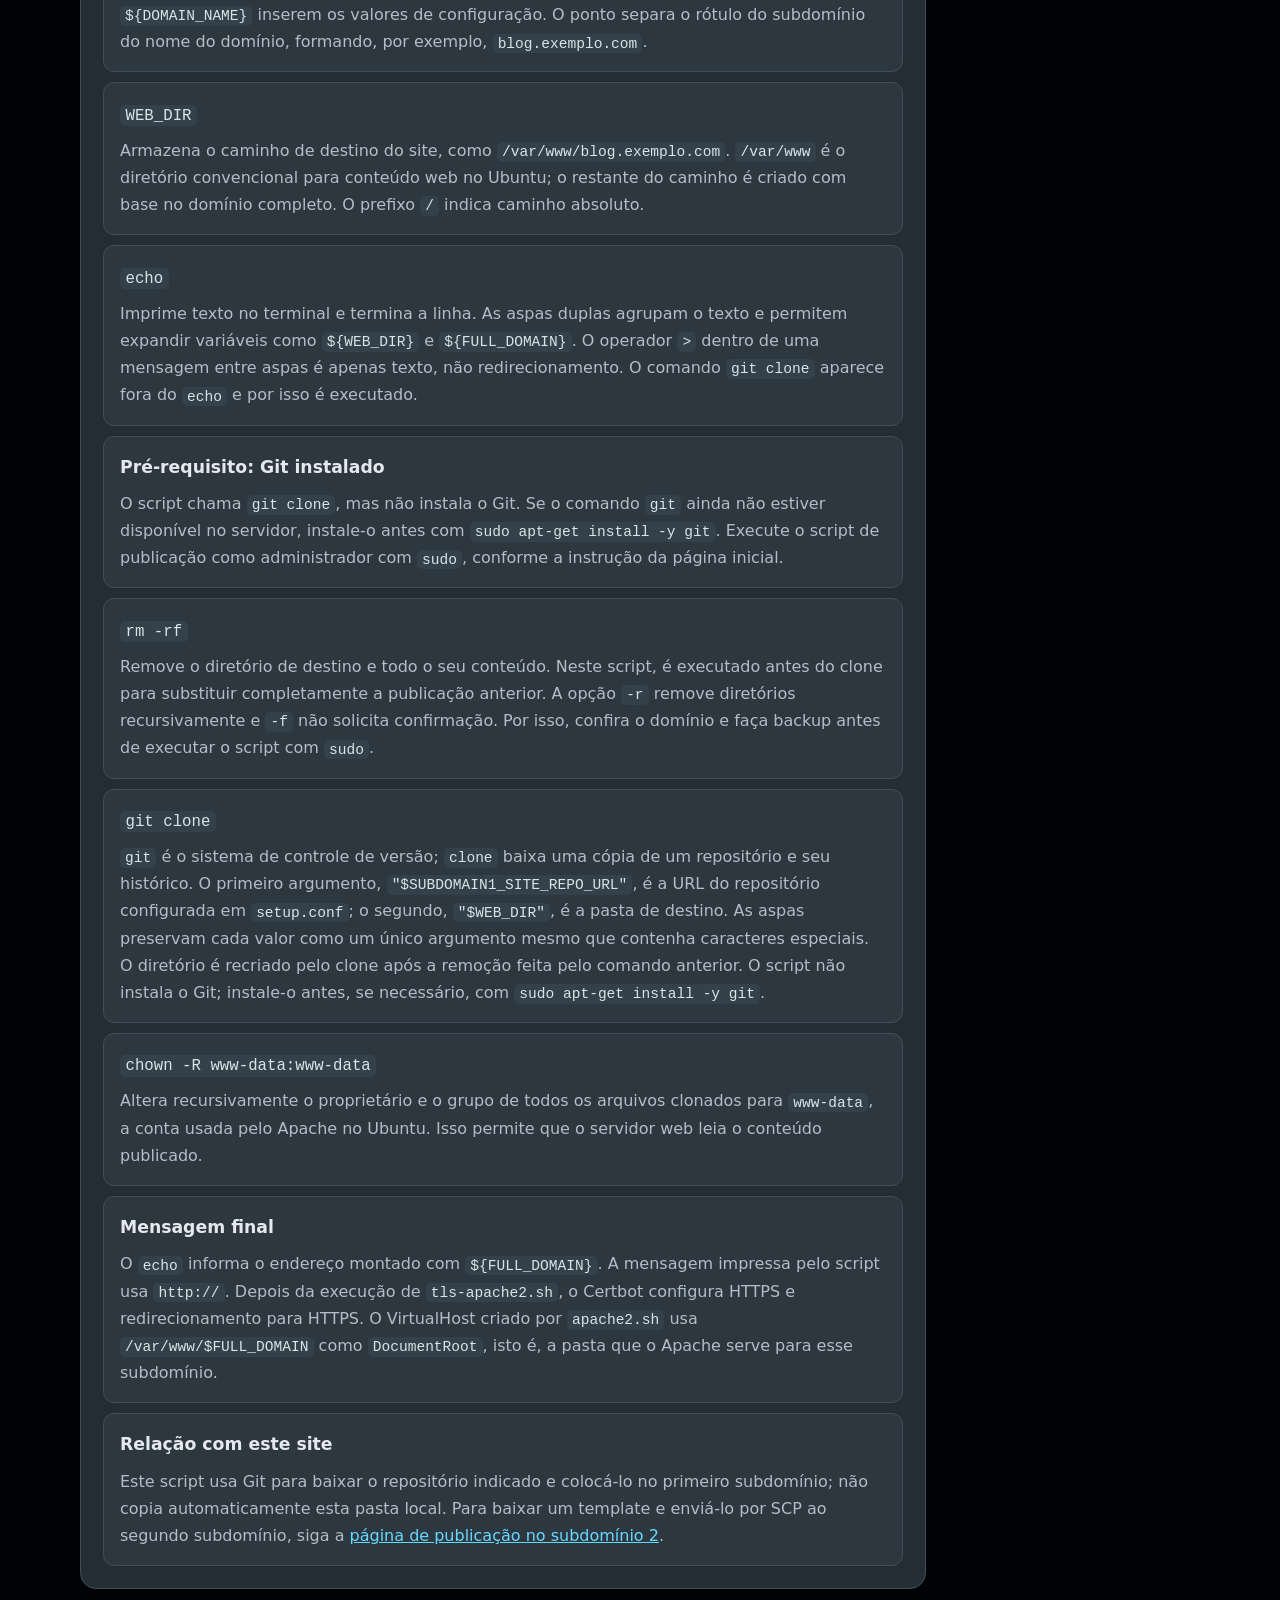
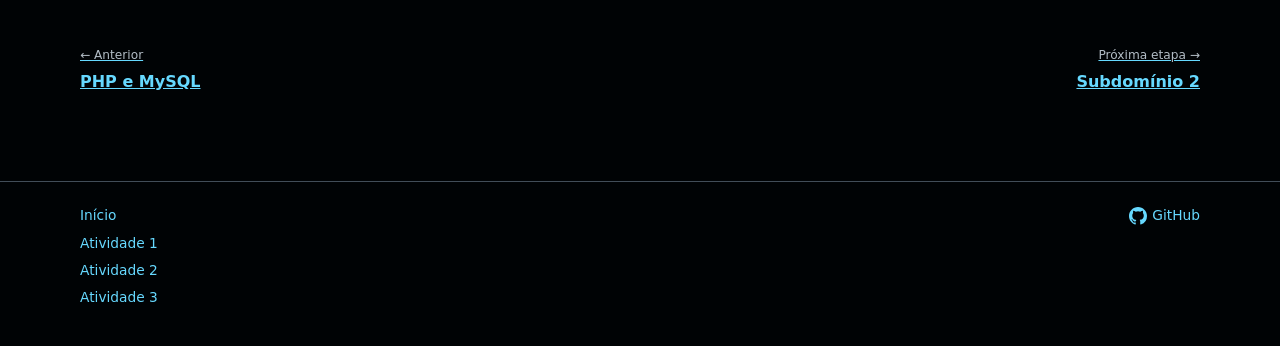
<file: atividade-1/deploy-subdomain1.html>
<!doctype html>
<html lang="pt-BR">

<head>
    <meta charset="utf-8">
    <meta name="viewport" content="width=device-width, initial-scale=1">
    <meta name="description"
        content="Publique um site de um repositório Git no primeiro subdomínio do servidor Apache usando um script Bash.">
    <meta name="theme-color" content="#000305">
    <meta property="og:type" content="article">
    <meta property="og:locale" content="pt_BR">
    <meta property="og:site_name" content="Redes de Computadores">
    <meta property="og:title" content="Publicar Site em Subdomínio com Git | Atividade 1">
    <meta property="og:description"
        content="Configure a publicação de um repositório Git no primeiro subdomínio hospedado no Apache.">
    <meta name="twitter:card" content="summary">
    <title>Publicar Site em Subdomínio com Git | Atividade 1</title>
    <link rel="icon" type="image/svg+xml" href="../favicon.svg">
    <link rel="stylesheet" href="../docs.css">
    <script src="../site-components.js" defer></script>
    <script src="../script-viewer.js" defer></script>
    <script src="../copy.js" defer></script>
    <script src="../bash-highlight.js" defer></script>
</head>

<body>
    <site-header root="../"></site-header>
    <main class="shell">
        <header class="hero"><span class="eyebrow">Atividade 1 • Subdomínio 1</span>
            <h1>Publicação no subdomínio 1</h1>
            <p class="lead">Faz o deploy do site definido no repositório remoto Git configurado
                em <code>setup.conf</code>.</p>
        </header>
        <div class="layout">
            <article class="content">
                <section class="panel">
                    <h2>Script</h2>
                    <div class="code-card">
                        <div class="code-head"><span>deploy-subdomain1.sh</span><button class="copy-button"
                                type="button" data-copy-target="script-code">Copiar script</button></div>
                        <script-viewer src="../assets/generate-scripts.sh" extract="deploy-subdomain1.sh"
                            code-id="script-code"></script-viewer>
                    </div>
                </section>
                <section class="panel">
                    <h2>Comandos e parâmetros</h2>
                    <div class="reference-list">
                        <div class="reference">
                            <h3>Linhas comuns do Bash</h3>
                            <p><code>#!/bin/bash</code> seleciona o interpretador Bash. <code>set -Eeuo pipefail</code>
                                encerra diante de falhas (<code>-e</code>, com exceções do Bash), estende uma eventual
                                trap <code>ERR</code> a funções e subshells (<code>-E</code>; subshell é um shell filho,
                                trap é uma ação definida para ocorrer diante de um evento, e este script não define essa
                                trap), detecta variáveis não definidas (<code>-u</code>) e faz falhar pipelines se
                                qualquer comando falhar (<code>pipefail</code>; pipeline é uma sequência ligada por
                                <code>|</code>). <code>export DEBIAN_FRONTEND=noninteractive</code> configura o
                                ambiente para instalações não interativas de pacotes; este script não instala pacotes,
                                então o Git precisa estar instalado previamente.
                            </p>
                        </div>
                        <div class="reference">
                            <h3><code>source "$(dirname "$0")/setup.conf"</code></h3>
                            <p><code>source</code> executa o arquivo no shell atual para importar as variáveis.
                                <code>$0</code> contém o caminho usado para chamar o script; <code>dirname</code> obtém
                                a pasta desse caminho; <code>$(...)</code> substitui o comando pelo resultado. A barra
                                <code>/</code> junta essa pasta a <code>setup.conf</code>, permitindo localizar a
                                configuração mesmo quando o script é chamado de outro diretório.
                            </p>
                        </div>
                        <div class="reference">
                            <h3><code>FULL_DOMAIN</code></h3>
                            <p>É uma variável do shell: o sinal <code>=</code> atribui um valor sem espaços em volta;
                                <code>${SUBDOMAIN1}</code> e <code>${DOMAIN_NAME}</code> inserem os valores de
                                configuração. O ponto separa o rótulo do subdomínio do nome do domínio, formando, por
                                exemplo, <code>blog.exemplo.com</code>.
                            </p>
                        </div>
                        <div class="reference">
                            <h3><code>WEB_DIR</code></h3>
                            <p>Armazena o caminho de destino do site, como <code>/var/www/blog.exemplo.com</code>.
                                <code>/var/www</code> é o diretório convencional para conteúdo web no Ubuntu; o restante
                                do caminho é criado com base no domínio completo. O prefixo <code>/</code> indica
                                caminho absoluto.
                            </p>
                        </div>
                        <div class="reference">
                            <h3><code>echo</code></h3>
                            <p>Imprime texto no terminal e termina a linha. As aspas duplas agrupam o texto e permitem
                                expandir variáveis como <code>${WEB_DIR}</code> e <code>${FULL_DOMAIN}</code>. O
                                operador <code>&gt;</code> dentro de uma mensagem entre aspas é apenas texto, não
                                redirecionamento. O comando <code>git clone</code> aparece fora do <code>echo</code> e
                                por isso é executado.</p>
                        </div>
                        <div class="reference">
                            <h3>Pré-requisito: Git instalado</h3>
                            <p>O script chama <code>git clone</code>, mas não instala o Git. Se o comando
                                <code>git</code> ainda não estiver disponível no servidor, instale-o antes com
                                <code>sudo apt-get install -y git</code>. Execute o script de publicação como
                                administrador com <code>sudo</code>, conforme a instrução da página inicial.
                            </p>
                        </div>
                        <div class="reference">
                            <h3><code>rm -rf</code></h3>
                            <p>Remove o diretório de destino e todo o seu conteúdo. Neste script, é executado antes do
                                clone para substituir completamente a publicação anterior. A opção <code>-r</code>
                                remove diretórios recursivamente e <code>-f</code> não solicita confirmação. Por isso,
                                confira o domínio e faça backup antes de executar o script com <code>sudo</code>.</p>
                        </div>
                        <div class="reference">
                            <h3><code>git clone</code></h3>
                            <p><code>git</code> é o sistema de controle de versão; <code>clone</code> baixa uma cópia de
                                um repositório e seu histórico. O primeiro argumento,
                                <code>"$SUBDOMAIN1_SITE_REPO_URL"</code>, é a URL do repositório configurada em
                                <code>setup.conf</code>; o segundo, <code>"$WEB_DIR"</code>, é a pasta de destino. As
                                aspas preservam cada valor como um único argumento mesmo que contenha caracteres
                                especiais. O diretório é recriado pelo clone após a remoção feita pelo comando
                                anterior. O script não instala o Git; instale-o antes, se necessário, com
                                <code>sudo apt-get install -y git</code>.
                            </p>
                        </div>
                        <div class="reference">
                            <h3><code>chown -R www-data:www-data</code></h3>
                            <p>Altera recursivamente o proprietário e o grupo de todos os arquivos clonados para
                                <code>www-data</code>, a conta usada pelo Apache no Ubuntu. Isso permite que o servidor
                                web leia o conteúdo publicado.
                            </p>
                        </div>
                        <div class="reference">
                            <h3>Mensagem final</h3>
                            <p>O <code>echo</code> informa o endereço montado com <code>${FULL_DOMAIN}</code>.
                                A mensagem impressa pelo script usa <code>http://</code>. Depois da execução de
                                <code>tls-apache2.sh</code>, o Certbot configura HTTPS e redirecionamento para HTTPS.
                                O VirtualHost criado por <code>apache2.sh</code> usa
                                <code>/var/www/$FULL_DOMAIN</code> como <code>DocumentRoot</code>, isto é, a pasta
                                que o Apache serve para esse subdomínio.
                            </p>
                        </div>
                        <div class="reference">
                            <h3>Relação com este site</h3>
                            <p>Este script usa Git para baixar o repositório indicado e colocá-lo no primeiro
                                subdomínio; não copia automaticamente esta pasta local. Para baixar um template e
                                enviá-lo por SCP ao segundo subdomínio, siga a <a href="deploy-subdomain2.html">página
                                    de publicação no subdomínio 2</a>.</p>
                        </div>
                    </div>
                </section>
            </article>
            <aside class="sidebar">
                <h2>Arquivos e publicação</h2>
                <ul>
                    <li><a href="setup-conf.html">setup.conf</a></li>
                    <li><a href="server-hardening.html">server-hardening.sh</a></li>
                    <li><a href="apache2.html">apache2.sh</a></li>
                    <li><a href="tls-apache2.html">tls-apache2.sh</a></li>
                    <li><a href="mysql-php.html">mysql-php.sh</a></li>
                    <li><a href="deploy-subdomain1.html" aria-current="page">deploy-subdomain1.sh</a></li>
                    <li><a href="deploy-subdomain2.html">Publicação no subdomínio 2</a></li>
                </ul>
            </aside>
        </div>
        <nav class="page-navigation" aria-label="Navegação dos tutoriais">
            <a class="page-nav-link" href="mysql-php.html">
                <span class="page-nav-direction">← Anterior</span>
                <span>PHP e MySQL</span>
            </a>
            <a class="page-nav-link page-nav-next" href="deploy-subdomain2.html">
                <span class="page-nav-direction">Próxima etapa →</span>
                <span>Subdomínio 2</span>
            </a>
        </nav>
    </main>
    <site-footer root="../"></site-footer>
</body>

</html>
</file>
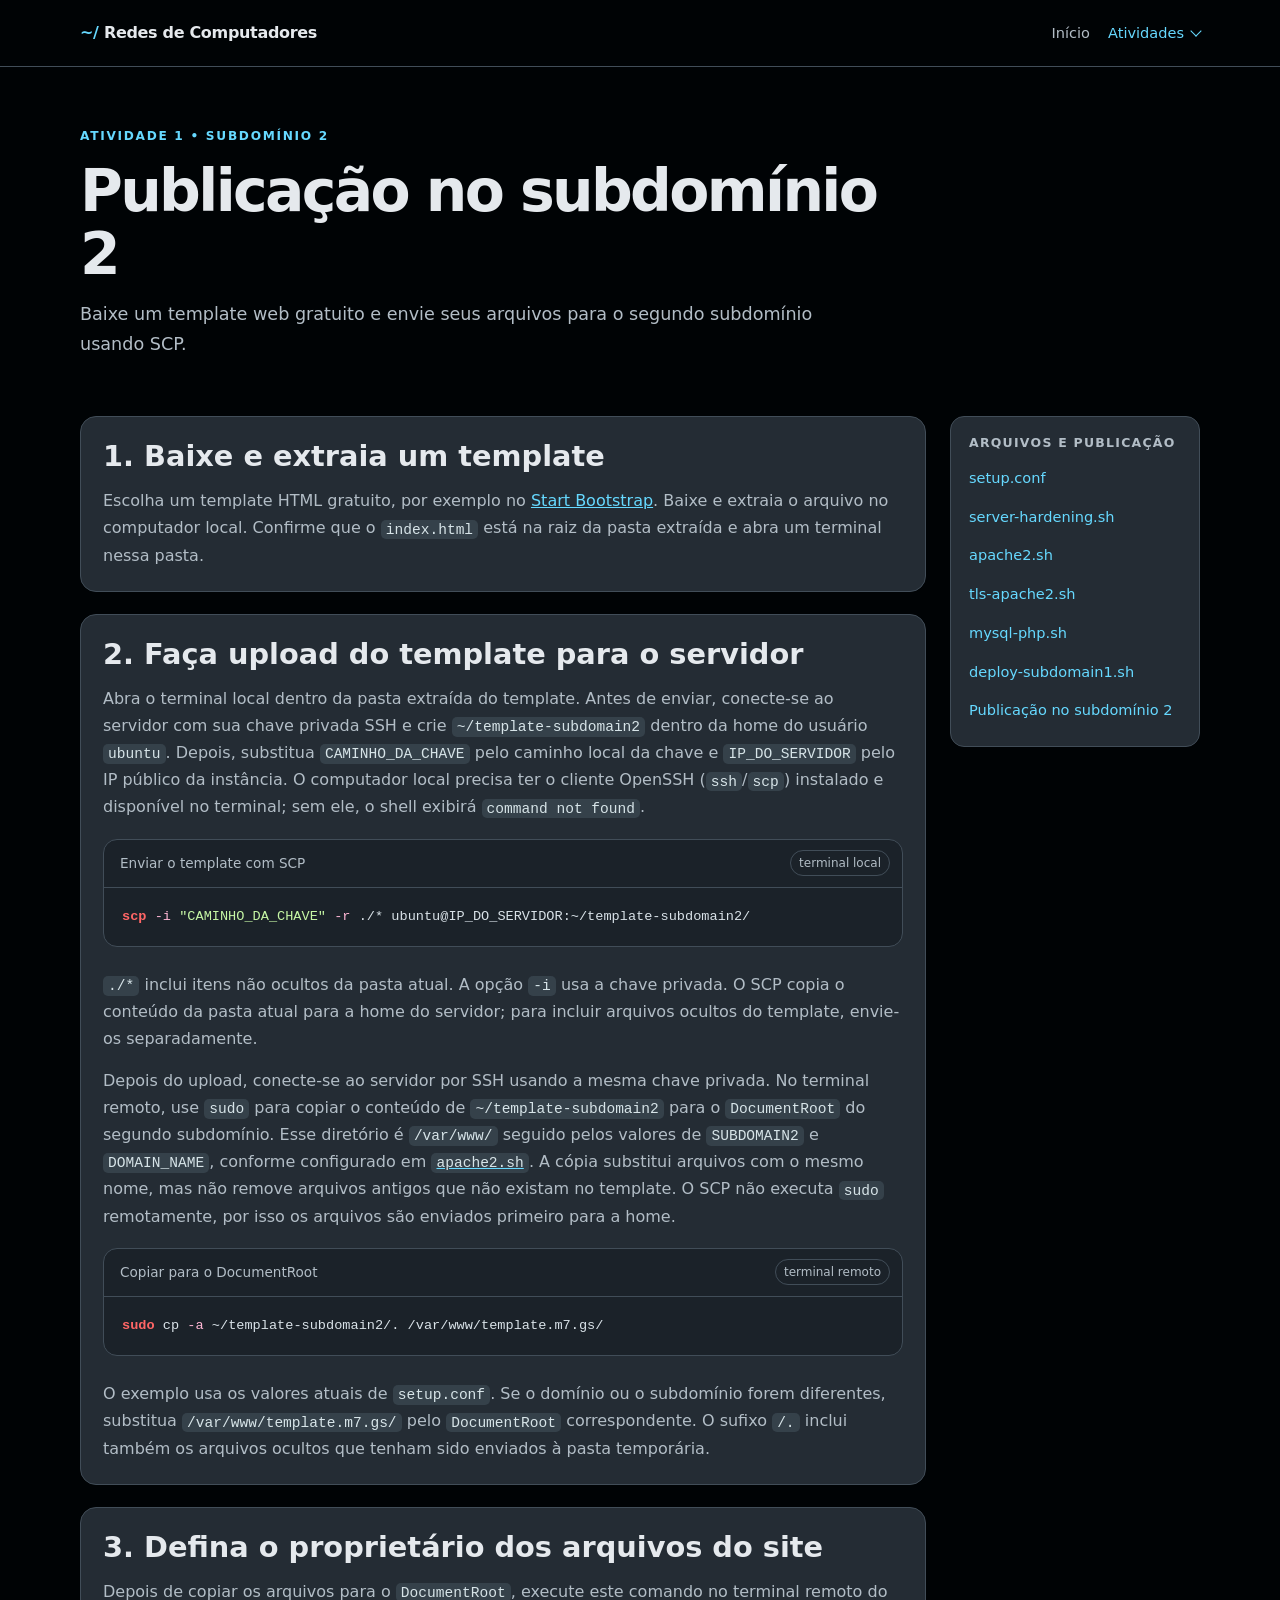
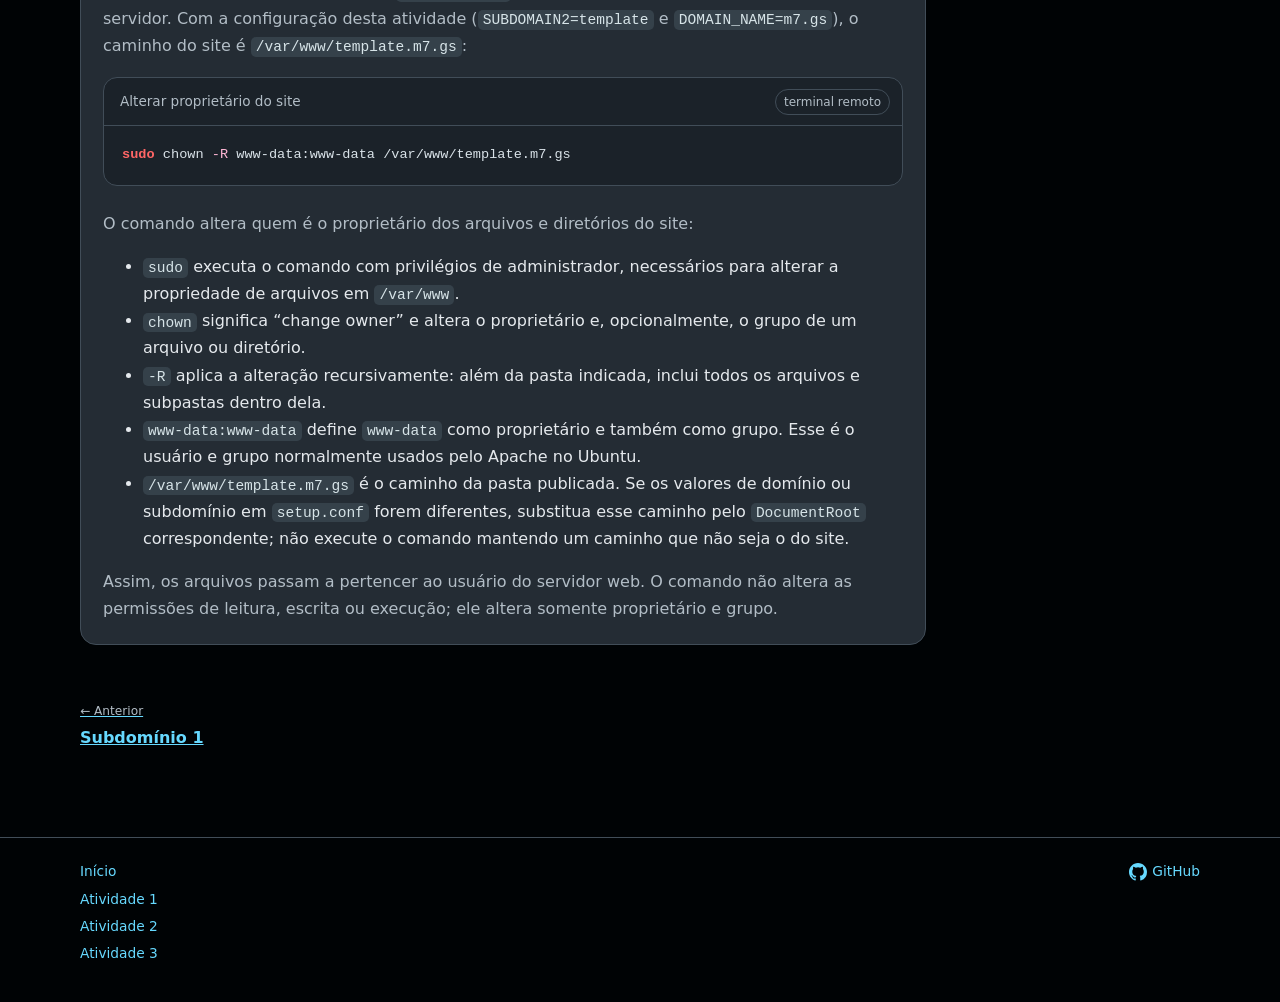
<file: atividade-1/deploy-subdomain2.html>
<!doctype html>
<html lang="pt-BR">

<head>
    <meta charset="utf-8">
    <meta name="viewport" content="width=device-width, initial-scale=1">
    <meta name="description"
        content="Envie um template web por SCP e publique-o no segundo subdomínio do Apache, com instruções passo a passo.">
    <meta name="theme-color" content="#000305">
    <meta property="og:type" content="article">
    <meta property="og:locale" content="pt_BR">
    <meta property="og:site_name" content="Redes de Computadores">
    <meta property="og:title" content="Publicar Template por SCP em Subdomínio | Atividade 1">
    <meta property="og:description"
        content="Transfira arquivos por SCP e publique um template web no segundo subdomínio do Apache.">
    <meta name="twitter:card" content="summary">
    <title>Publicar Template por SCP em Subdomínio | Atividade 1</title>
    <link rel="icon" type="image/svg+xml" href="../favicon.svg">
    <link rel="stylesheet" href="../docs.css">
    <script src="../site-components.js" defer></script>
    <script src="../bash-highlight.js" defer></script>
</head>

<body>
    <site-header root="../"></site-header>
    <main class="shell">
        <header class="hero">
            <span class="eyebrow">Atividade 1 • Subdomínio 2</span>
            <h1>Publicação no subdomínio 2</h1>
            <p class="lead">Baixe um template web gratuito e envie seus arquivos para o segundo subdomínio usando SCP.
            </p>
        </header>
        <div class="layout">
            <article class="content">
                <section class="panel">
                    <h2>1. Baixe e extraia um template</h2>
                    <p>Escolha um template HTML gratuito, por exemplo no <a href="https://startbootstrap.com/themes"
                            target="_blank" rel="noopener noreferrer">Start Bootstrap</a>. Baixe e extraia o arquivo no
                        computador local. Confirme que o <code>index.html</code> está na raiz da pasta extraída e abra
                        um terminal nessa pasta.</p>
                </section>
                <section class="panel">
                    <h2>2. Faça upload do template para o servidor</h2>
                    <p>Abra o terminal local dentro da pasta extraída do template. Antes de enviar, conecte-se ao
                        servidor com sua chave privada SSH e crie <code>~/template-subdomain2</code> dentro da home do
                        usuário <code>ubuntu</code>. Depois, substitua <code>CAMINHO_DA_CHAVE</code> pelo caminho local
                        da chave e <code>IP_DO_SERVIDOR</code> pelo IP público da instância. O computador local precisa
                        ter o cliente OpenSSH (<code>ssh</code>/<code>scp</code>) instalado e disponível no terminal;
                        sem ele, o shell exibirá <code>command not found</code>.</p>
                    <div class="code-card">
                        <div class="code-head"><span>Enviar o template com SCP</span><span class="tag">terminal
                                local</span></div>
                        <pre><code class="language-bash">scp -i "CAMINHO_DA_CHAVE" -r ./* ubuntu@IP_DO_SERVIDOR:~/template-subdomain2/</code></pre>
                    </div>
                    <p><code>./*</code> inclui itens não ocultos da pasta atual. A opção <code>-i</code> usa a chave
                        privada. O SCP copia o conteúdo da pasta atual para a home do servidor; para incluir arquivos
                        ocultos do template, envie-os separadamente.</p>
                    <p>Depois do upload, conecte-se ao servidor por SSH usando a mesma chave privada. No terminal
                        remoto, use
                        <code>sudo</code> para copiar o conteúdo de <code>~/template-subdomain2</code> para o
                        <code>DocumentRoot</code> do segundo subdomínio. Esse diretório é
                        <code>/var/www/</code> seguido pelos valores de <code>SUBDOMAIN2</code> e
                        <code>DOMAIN_NAME</code>, conforme configurado em <a
                            href="apache2.html"><code>apache2.sh</code></a>.
                        A cópia substitui arquivos com o mesmo nome, mas não remove arquivos antigos que não existam no
                        template. O SCP não executa <code>sudo</code> remotamente, por isso os arquivos são enviados
                        primeiro para a home.
                    </p>
                    <div class="code-card">
                        <div class="code-head"><span>Copiar para o DocumentRoot</span><span class="tag">terminal
                                remoto</span></div>
                        <pre><code class="language-bash">sudo cp -a ~/template-subdomain2/. /var/www/template.m7.gs/</code></pre>
                    </div>
                    <p>O exemplo usa os valores atuais de <code>setup.conf</code>. Se o domínio ou o subdomínio forem
                        diferentes, substitua <code>/var/www/template.m7.gs/</code> pelo
                        <code>DocumentRoot</code> correspondente. O sufixo <code>/.</code> inclui também os arquivos
                        ocultos que tenham sido enviados à pasta temporária.
                    </p>
                </section>
                <section class="panel">
                    <h2>3. Defina o proprietário dos arquivos do site</h2>
                    <p>Depois de copiar os arquivos para o <code>DocumentRoot</code>, execute este comando no
                        terminal remoto do servidor. Com a configuração desta atividade
                        (<code>SUBDOMAIN2=template</code> e <code>DOMAIN_NAME=m7.gs</code>), o caminho do site é
                        <code>/var/www/template.m7.gs</code>:
                    </p>
                    <div class="code-card">
                        <div class="code-head"><span>Alterar proprietário do site</span><span class="tag">terminal
                                remoto</span></div>
                        <pre><code class="language-bash">sudo chown -R www-data:www-data /var/www/template.m7.gs</code></pre>
                    </div>
                    <p>O comando altera quem é o proprietário dos arquivos e diretórios do site:</p>
                    <ul>
                        <li><code>sudo</code> executa o comando com privilégios de administrador, necessários para
                            alterar a propriedade de arquivos em <code>/var/www</code>.</li>
                        <li><code>chown</code> significa “change owner” e altera o proprietário e, opcionalmente, o
                            grupo de um arquivo ou diretório.</li>
                        <li><code>-R</code> aplica a alteração recursivamente: além da pasta indicada, inclui todos os
                            arquivos e subpastas dentro dela.</li>
                        <li><code>www-data:www-data</code> define <code>www-data</code> como proprietário e também
                            como grupo. Esse é o usuário e grupo normalmente usados pelo Apache no Ubuntu.</li>
                        <li><code>/var/www/template.m7.gs</code> é o caminho da pasta publicada. Se os valores de
                            domínio ou subdomínio em <code>setup.conf</code> forem diferentes, substitua esse caminho
                            pelo <code>DocumentRoot</code> correspondente; não execute o comando mantendo um caminho
                            que não seja o do site.</li>
                    </ul>
                    <p>Assim, os arquivos passam a pertencer ao usuário do servidor web. O comando não altera as
                        permissões de leitura, escrita ou execução; ele altera somente proprietário e grupo.</p>
                </section>
            </article>
            <aside class="sidebar">
                <h2>Arquivos e publicação</h2>
                <ul>
                    <li><a href="setup-conf.html">setup.conf</a></li>
                    <li><a href="server-hardening.html">server-hardening.sh</a></li>
                    <li><a href="apache2.html">apache2.sh</a></li>
                    <li><a href="tls-apache2.html">tls-apache2.sh</a></li>
                    <li><a href="mysql-php.html">mysql-php.sh</a></li>
                    <li><a href="deploy-subdomain1.html">deploy-subdomain1.sh</a></li>
                    <li><a href="deploy-subdomain2.html" aria-current="page">Publicação no subdomínio 2</a></li>
                </ul>
            </aside>
        </div>
        <nav class="page-navigation" aria-label="Navegação dos tutoriais">
            <a class="page-nav-link" href="deploy-subdomain1.html">
                <span class="page-nav-direction">← Anterior</span>
                <span>Subdomínio 1</span>
            </a>
        </nav>
    </main>
    <site-footer root="../"></site-footer>
</body>

</html>
</file>
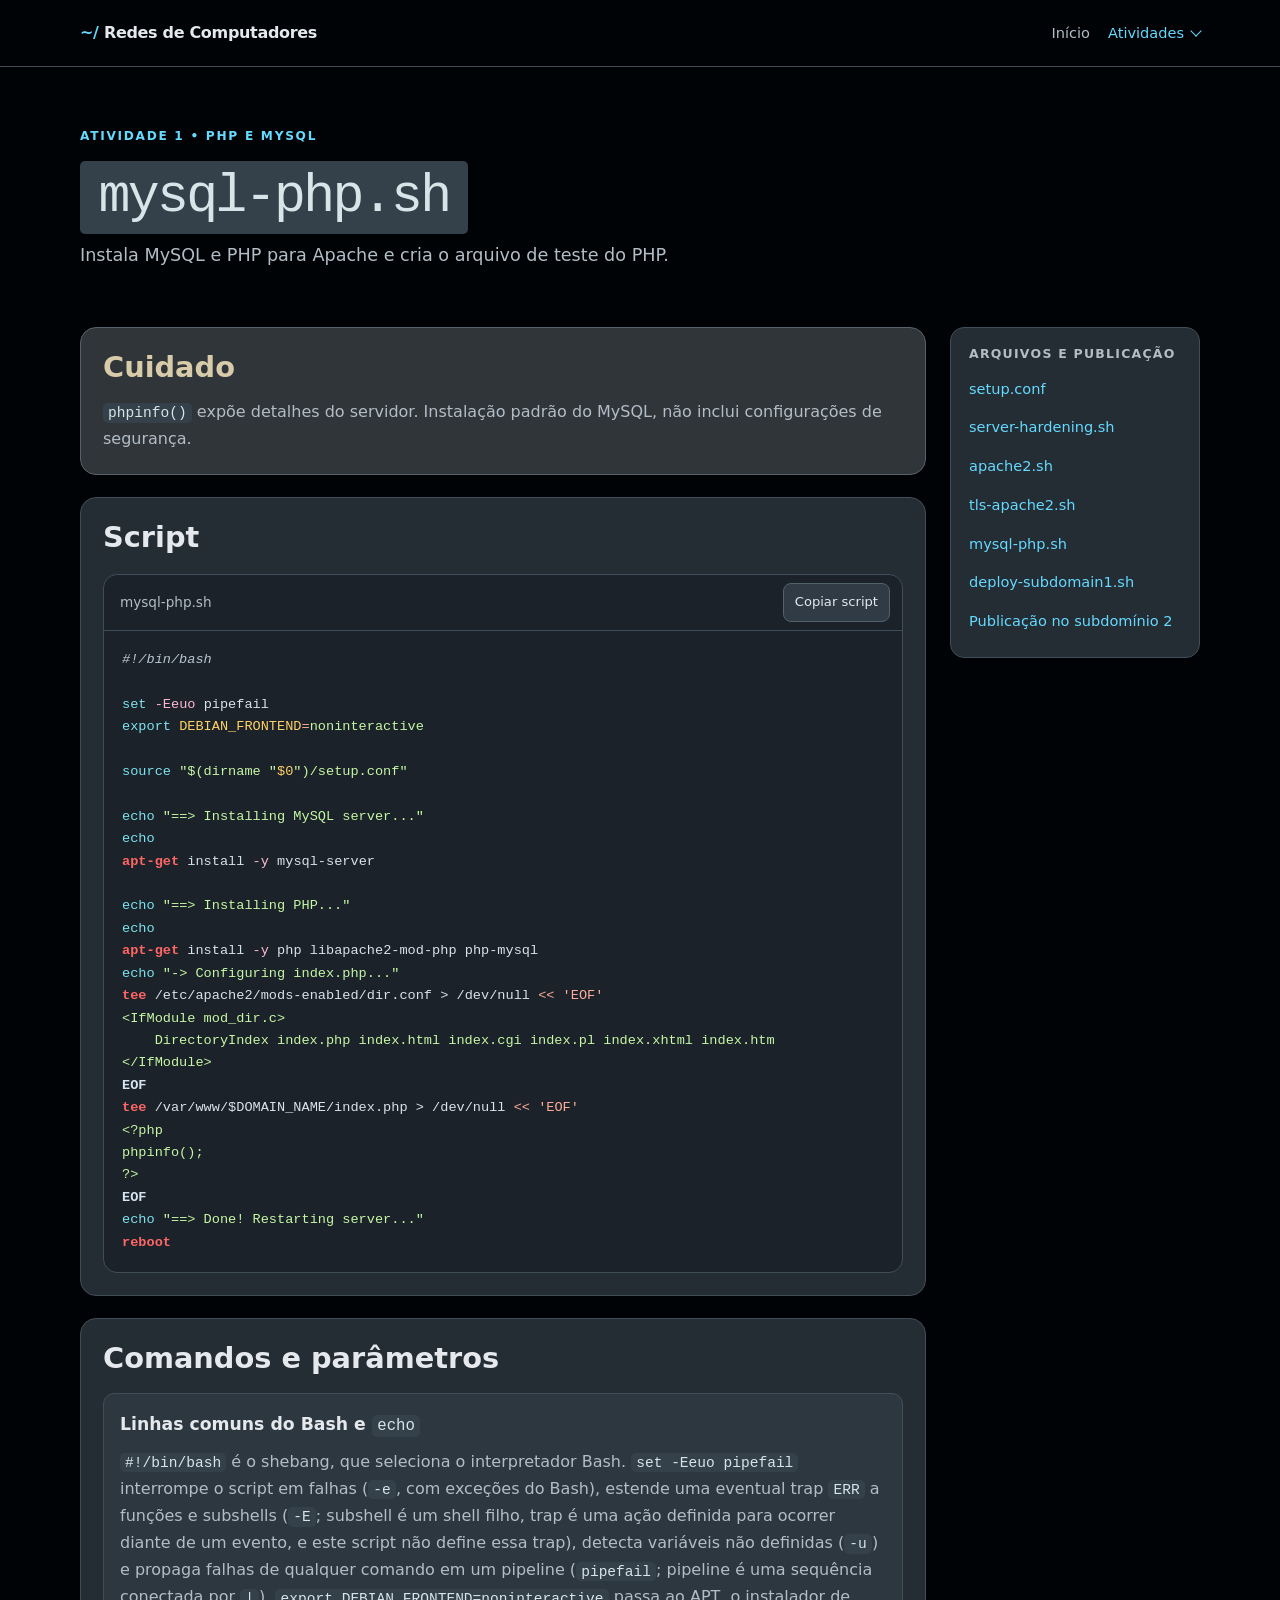
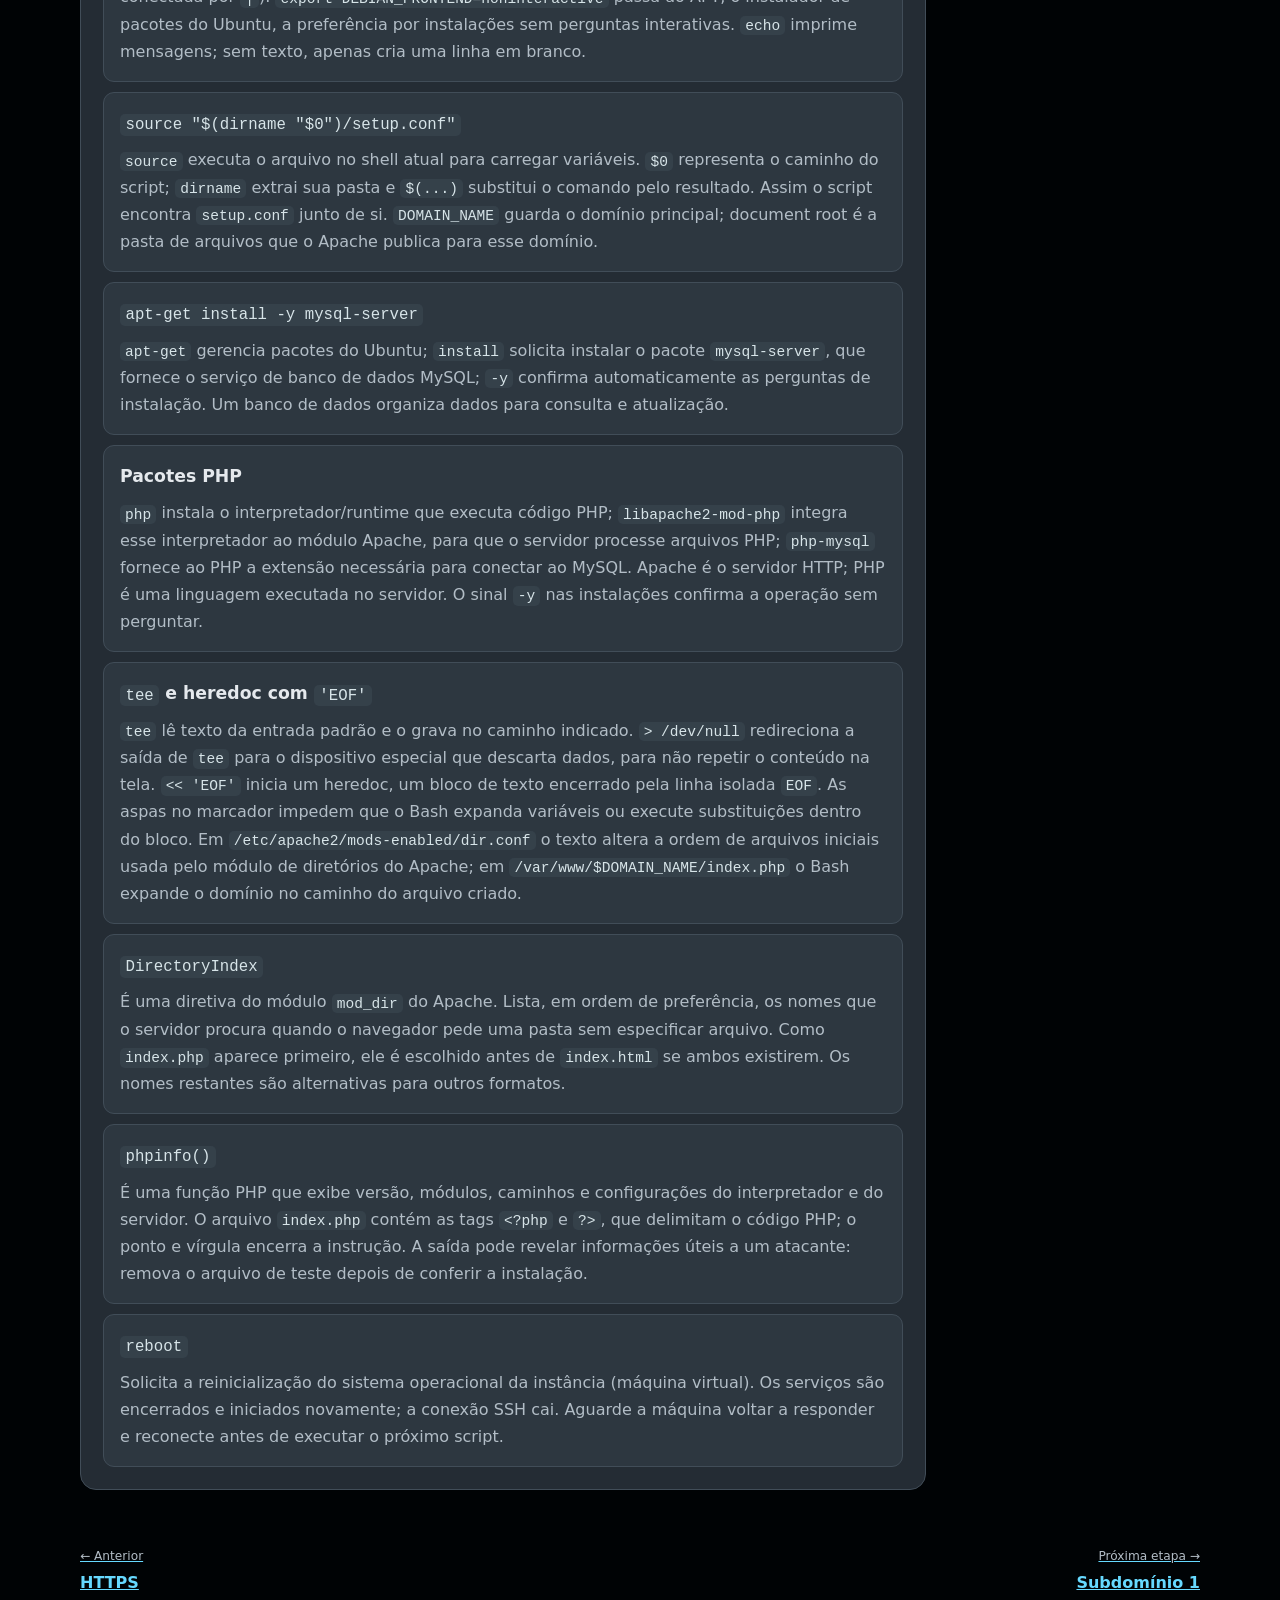
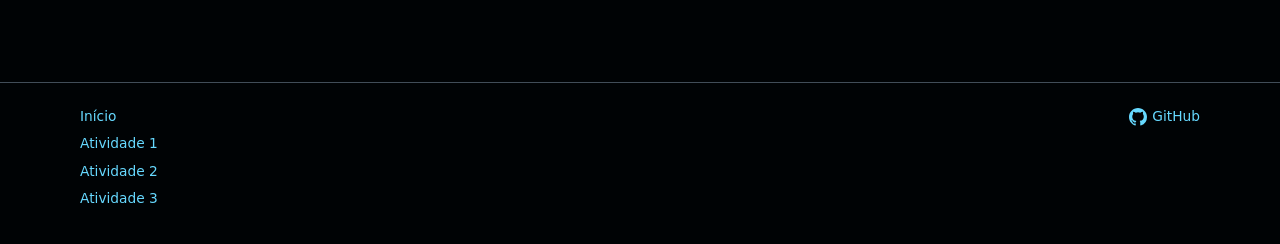
<file: atividade-1/mysql-php.html>
<!doctype html>
<html lang="pt-BR">

<head>
    <meta charset="utf-8">
    <meta name="viewport" content="width=device-width, initial-scale=1">
    <meta name="description"
        content="Instale e configure MySQL e PHP com Apache no Ubuntu para completar seu ambiente de servidor LAMP.">
    <meta name="theme-color" content="#000305">
    <meta property="og:type" content="article">
    <meta property="og:locale" content="pt_BR">
    <meta property="og:site_name" content="Redes de Computadores">
    <meta property="og:title" content="PHP e MySQL no Apache | Atividade 1">
    <meta property="og:description"
        content="Adicione PHP e MySQL ao Apache e valide a instalação do servidor LAMP no Ubuntu.">
    <meta name="twitter:card" content="summary">
    <title>PHP e MySQL no Apache | Atividade 1</title>
    <link rel="icon" type="image/svg+xml" href="../favicon.svg">
    <link rel="stylesheet" href="../docs.css">
    <script src="../site-components.js" defer></script>
    <script src="../script-viewer.js" defer></script>
    <script src="../copy.js" defer></script>
    <script src="../bash-highlight.js" defer></script>
</head>

<body>
    <site-header root="../"></site-header>
    <main class="shell">
        <header class="hero"><span class="eyebrow">Atividade 1 • PHP e MySQL</span>
            <h1><code>mysql-php.sh</code></h1>
            <p class="lead">Instala MySQL e PHP para Apache e cria o arquivo de teste do PHP.</p>
        </header>
        <div class="layout">
            <article class="content">
                <aside class="callout">
                    <h2>Cuidado</h2>
                    <p><code>phpinfo()</code> expõe detalhes do servidor. Instalação padrão do MySQL, não inclui
                        configurações de segurança.</p>
                </aside>
                <section class="panel">
                    <h2>Script</h2>
                    <div class="code-card">
                        <div class="code-head"><span>mysql-php.sh</span><button class="copy-button" type="button"
                                data-copy-target="script-code">Copiar script</button></div>
                        <script-viewer src="../assets/generate-scripts.sh" extract="mysql-php.sh"
                            code-id="script-code"></script-viewer>
                    </div>
                </section>
                <section class="panel">
                    <h2>Comandos e parâmetros</h2>
                    <div class="reference-list">
                        <div class="reference">
                            <h3>Linhas comuns do Bash e <code>echo</code></h3>
                            <p><code>#!/bin/bash</code> é o shebang, que seleciona o interpretador Bash.
                                <code>set -Eeuo pipefail</code> interrompe o script em falhas (<code>-e</code>, com
                                exceções do Bash), estende uma eventual trap <code>ERR</code> a funções e subshells
                                (<code>-E</code>; subshell é um shell filho, trap é uma ação definida para ocorrer
                                diante de um evento, e este script não define essa trap), detecta variáveis não
                                definidas (<code>-u</code>) e propaga falhas de qualquer comando em um pipeline
                                (<code>pipefail</code>; pipeline é uma sequência conectada por <code>|</code>).
                                <code>export DEBIAN_FRONTEND=noninteractive</code> passa ao APT, o instalador de pacotes
                                do Ubuntu, a preferência por instalações sem perguntas interativas. <code>echo</code>
                                imprime mensagens; sem texto, apenas cria uma linha em branco.
                            </p>
                        </div>
                        <div class="reference">
                            <h3><code>source "$(dirname "$0")/setup.conf"</code></h3>
                            <p><code>source</code> executa o arquivo no shell atual para carregar variáveis.
                                <code>$0</code> representa o caminho do script; <code>dirname</code> extrai sua pasta e
                                <code>$(...)</code> substitui o comando pelo resultado. Assim o script encontra
                                <code>setup.conf</code> junto de si. <code>DOMAIN_NAME</code> guarda o domínio
                                principal; document root é a pasta de arquivos que o Apache publica para esse domínio.
                            </p>
                        </div>
                        <div class="reference">
                            <h3><code>apt-get install -y mysql-server</code></h3>
                            <p><code>apt-get</code> gerencia pacotes do Ubuntu; <code>install</code> solicita instalar o
                                pacote <code>mysql-server</code>, que fornece o serviço de banco de dados MySQL;
                                <code>-y</code> confirma automaticamente as perguntas de instalação. Um banco de dados
                                organiza dados para consulta e atualização.
                            </p>
                        </div>
                        <div class="reference">
                            <h3>Pacotes PHP</h3>
                            <p><code>php</code> instala o interpretador/runtime que executa código PHP;
                                <code>libapache2-mod-php</code> integra esse interpretador ao módulo Apache, para que o
                                servidor processe arquivos PHP; <code>php-mysql</code> fornece ao PHP a extensão
                                necessária para conectar ao MySQL. Apache é o servidor HTTP; PHP é uma linguagem
                                executada no servidor. O sinal <code>-y</code> nas instalações confirma a operação sem
                                perguntar.
                            </p>
                        </div>
                        <div class="reference">
                            <h3><code>tee</code> e heredoc com <code>'EOF'</code></h3>
                            <p><code>tee</code> lê texto da entrada padrão e o grava no caminho indicado.
                                <code>&gt; /dev/null</code> redireciona a saída de <code>tee</code> para o dispositivo
                                especial que descarta dados, para não repetir o conteúdo na tela.
                                <code>&lt;&lt; 'EOF'</code> inicia um heredoc, um bloco de texto encerrado pela linha
                                isolada <code>EOF</code>. As aspas no marcador impedem que o Bash expanda variáveis ou
                                execute substituições dentro do bloco. Em
                                <code>/etc/apache2/mods-enabled/dir.conf</code> o texto altera a ordem de arquivos
                                iniciais usada pelo módulo de diretórios do Apache; em
                                <code>/var/www/$DOMAIN_NAME/index.php</code> o Bash expande o domínio no caminho do
                                arquivo criado.
                            </p>
                        </div>
                        <div class="reference">
                            <h3><code>DirectoryIndex</code></h3>
                            <p>É uma diretiva do módulo <code>mod_dir</code> do Apache. Lista, em ordem de preferência,
                                os nomes que o servidor procura quando o navegador pede uma pasta sem especificar
                                arquivo. Como <code>index.php</code> aparece primeiro, ele é escolhido antes de
                                <code>index.html</code> se ambos existirem. Os nomes restantes são alternativas para
                                outros formatos.
                            </p>
                        </div>
                        <div class="reference">
                            <h3><code>phpinfo()</code></h3>
                            <p>É uma função PHP que exibe versão, módulos, caminhos e configurações do interpretador e
                                do servidor. O arquivo <code>index.php</code> contém as tags <code>&lt;?php</code> e
                                <code>?&gt;</code>, que delimitam o código PHP; o ponto e vírgula encerra a instrução. A
                                saída pode revelar informações úteis a um atacante: remova o arquivo de teste depois de
                                conferir a instalação.
                            </p>
                        </div>
                        <div class="reference">
                            <h3><code>reboot</code></h3>
                            <p>Solicita a reinicialização do sistema operacional da instância (máquina virtual). Os
                                serviços são encerrados e iniciados novamente; a conexão SSH cai. Aguarde a máquina
                                voltar a responder e reconecte antes de executar o próximo script.</p>
                        </div>
                    </div>
                </section>
            </article>
            <aside class="sidebar">
                <h2>Arquivos e publicação</h2>
                <ul>
                    <li><a href="setup-conf.html">setup.conf</a></li>
                    <li><a href="server-hardening.html">server-hardening.sh</a></li>
                    <li><a href="apache2.html">apache2.sh</a></li>
                    <li><a href="tls-apache2.html">tls-apache2.sh</a></li>
                    <li><a href="mysql-php.html" aria-current="page">mysql-php.sh</a></li>
                    <li><a href="deploy-subdomain1.html">deploy-subdomain1.sh</a></li>
                    <li><a href="deploy-subdomain2.html">Publicação no subdomínio 2</a></li>
                </ul>
            </aside>
        </div>
        <nav class="page-navigation" aria-label="Navegação dos tutoriais">
            <a class="page-nav-link" href="tls-apache2.html">
                <span class="page-nav-direction">← Anterior</span>
                <span>HTTPS</span>
            </a>
            <a class="page-nav-link page-nav-next" href="deploy-subdomain1.html">
                <span class="page-nav-direction">Próxima etapa →</span>
                <span>Subdomínio 1</span>
            </a>
        </nav>
    </main>
    <site-footer root="../"></site-footer>
</body>

</html>
</file>
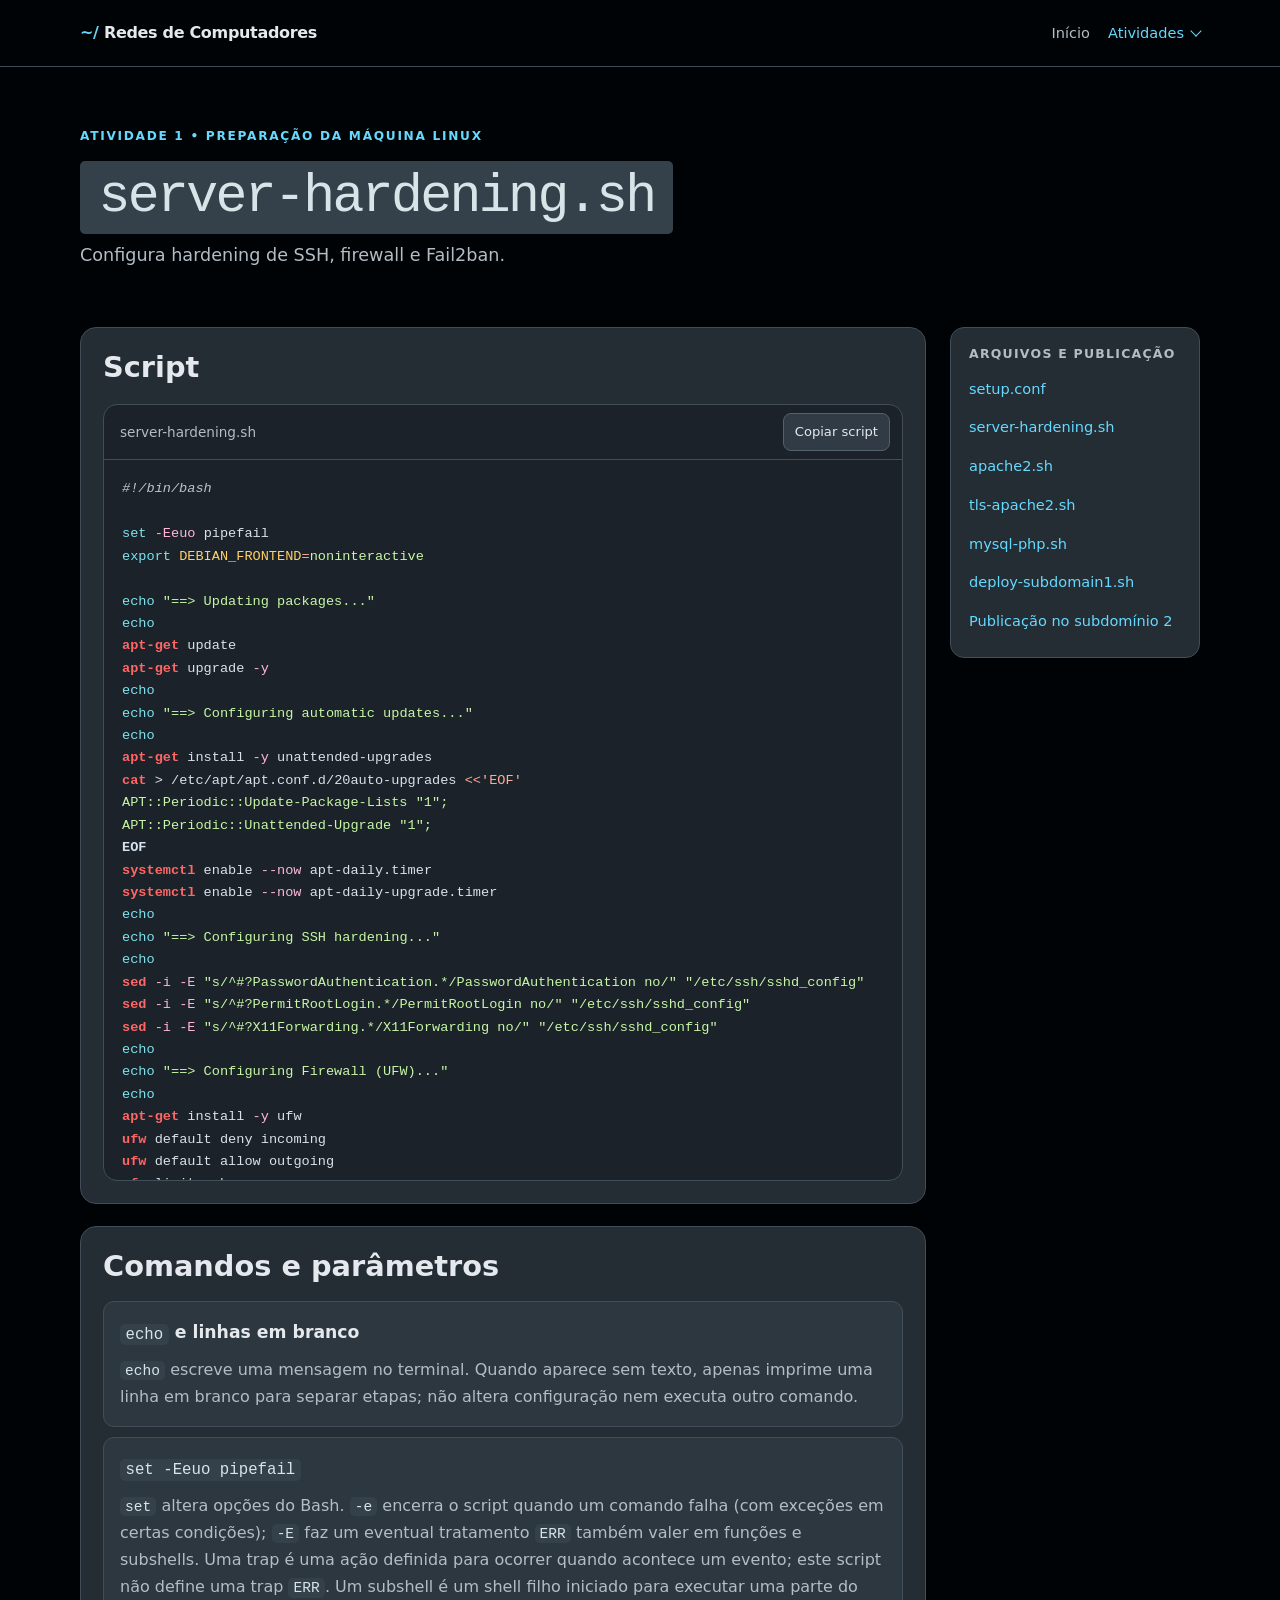
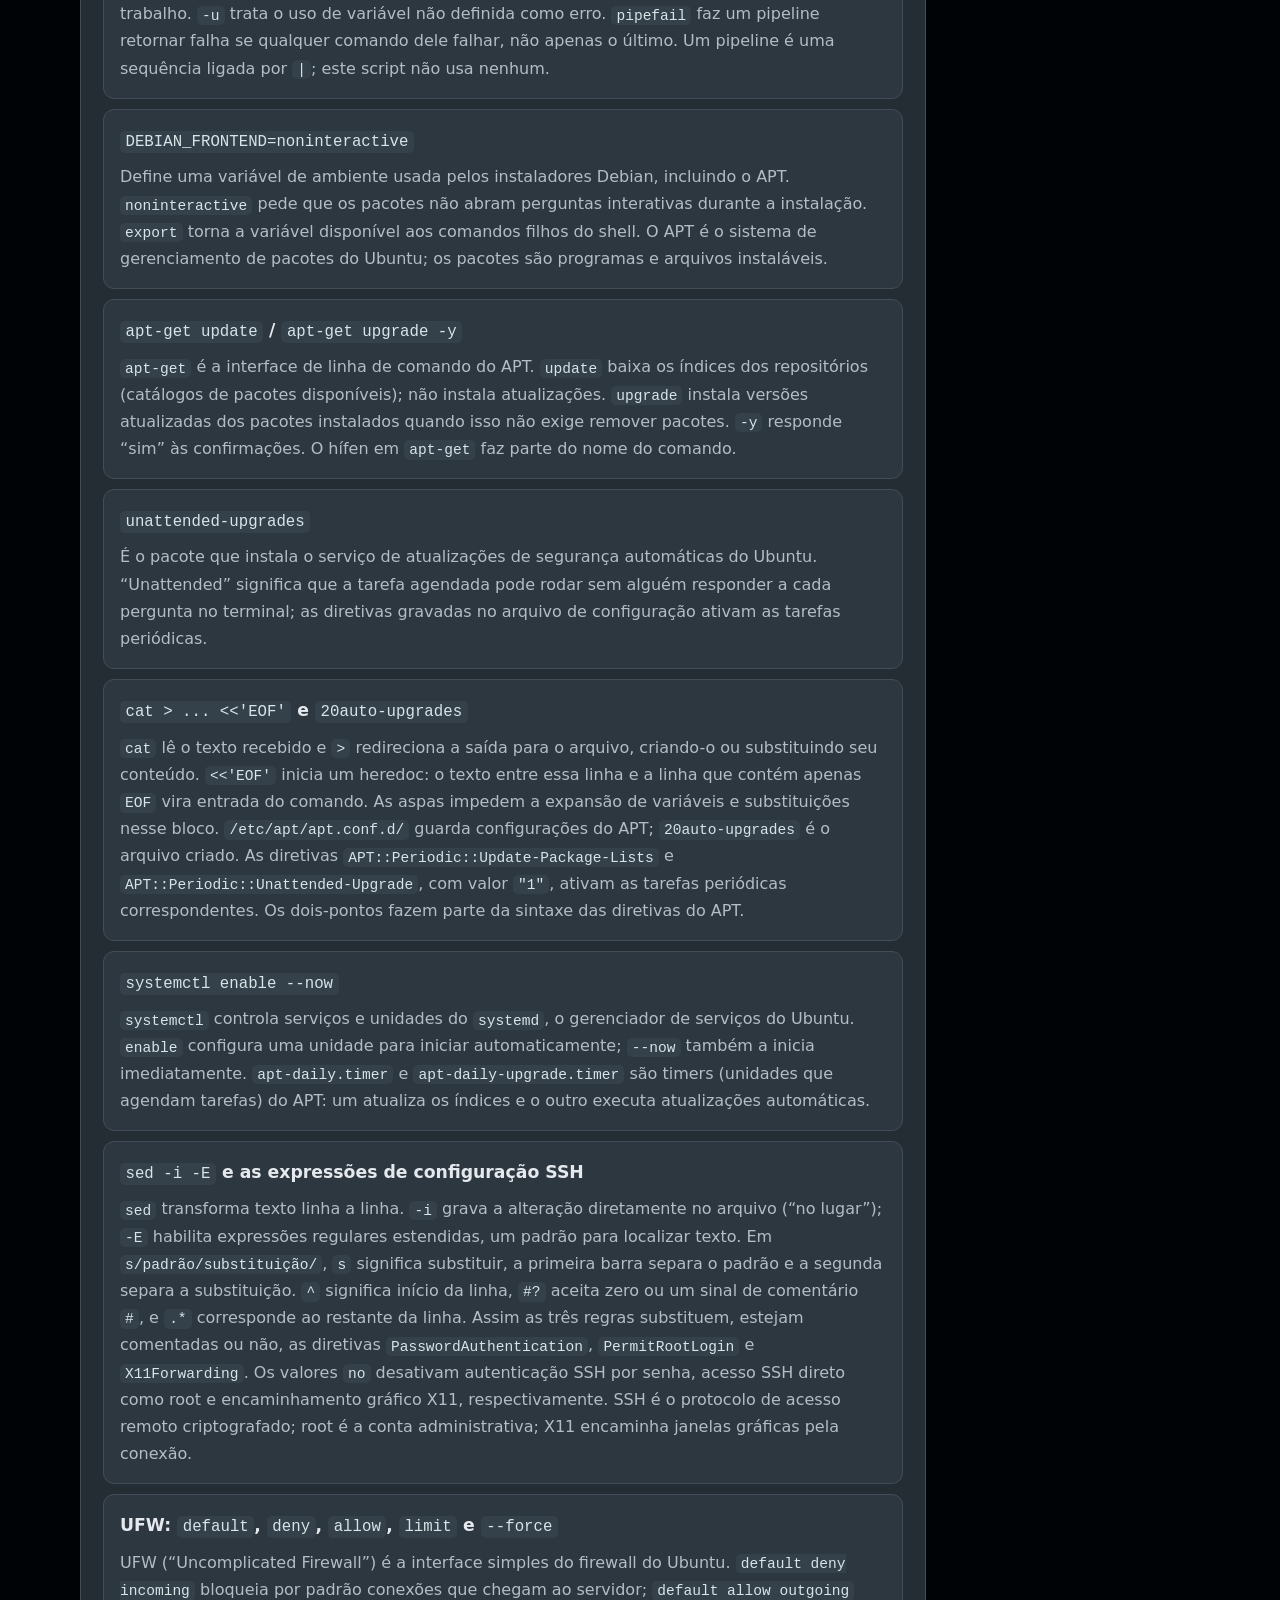
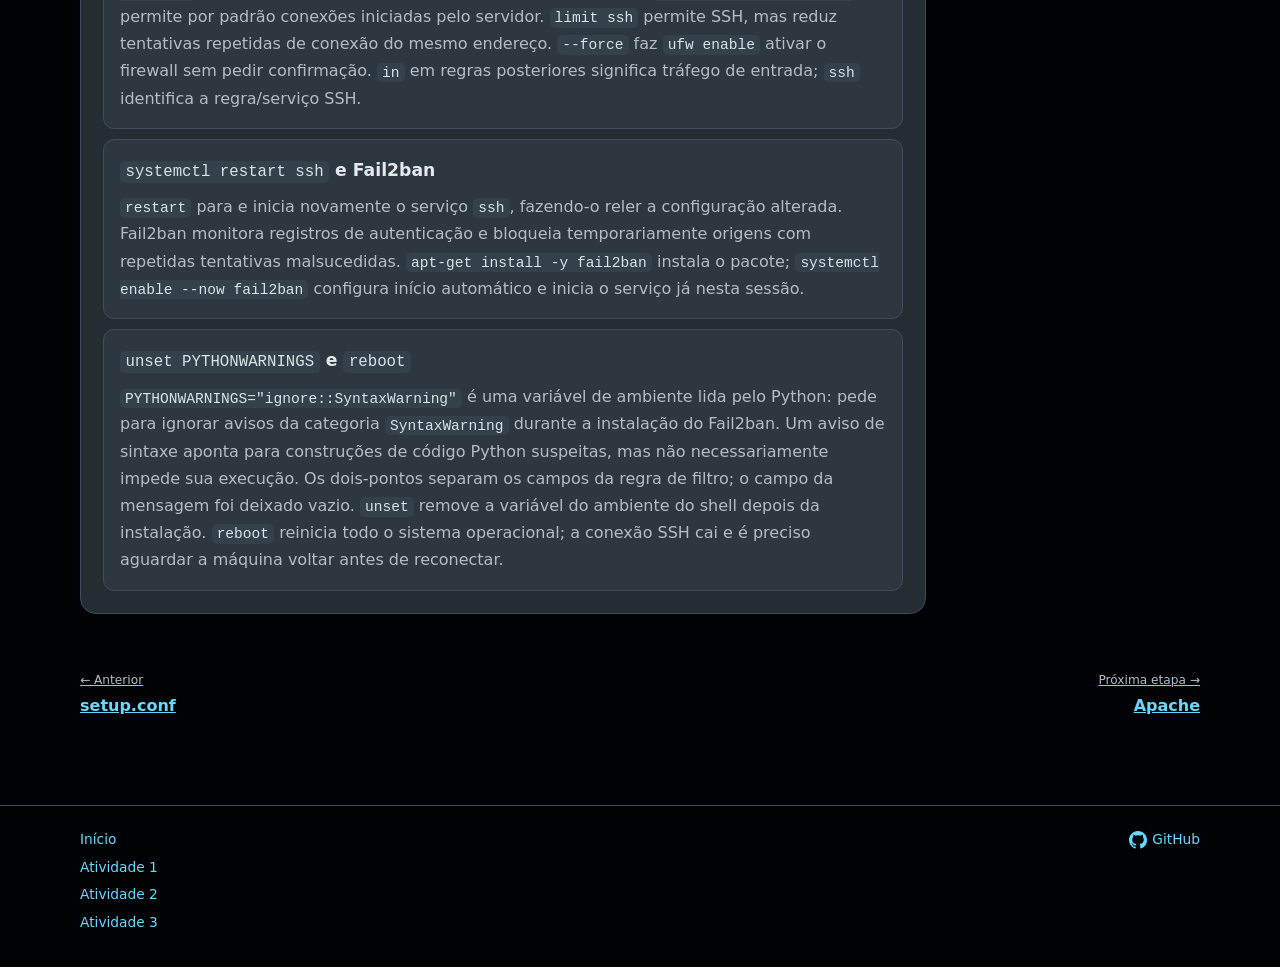
<file: atividade-1/server-hardening.html>
<!doctype html>
<html lang="pt-BR">

<head>
    <meta charset="utf-8">
    <meta name="viewport" content="width=device-width, initial-scale=1">
    <meta name="description"
        content="Proteja um servidor Ubuntu com atualizações, configuração de SSH, firewall UFW e Fail2ban usando um script Bash.">
    <meta name="theme-color" content="#000305">
    <meta property="og:type" content="article">
    <meta property="og:locale" content="pt_BR">
    <meta property="og:site_name" content="Redes de Computadores">
    <meta property="og:title" content="Hardening de Servidor Ubuntu | Atividade 1">
    <meta property="og:description"
        content="Configure atualizações, SSH, UFW e Fail2ban para fortalecer a segurança do servidor.">
    <meta name="twitter:card" content="summary">
    <title>Hardening de Servidor Ubuntu | Atividade 1</title>
    <link rel="icon" type="image/svg+xml" href="../favicon.svg">
    <link rel="stylesheet" href="../docs.css">
    <script src="../site-components.js" defer></script>
    <script src="../script-viewer.js" defer></script>
    <script src="../copy.js" defer></script>
    <script src="../bash-highlight.js" defer></script>
</head>

<body>
    <site-header root="../"></site-header>
    <main class="shell">
        <header class="hero"><span class="eyebrow">Atividade 1 • preparação da máquina Linux</span>
            <h1><code>server-hardening.sh</code></h1>
            <p class="lead">Configura hardening de SSH, firewall e Fail2ban.</p>
        </header>
        <div class="layout">
            <article class="content">
                <section class="panel">
                    <h2>Script</h2>
                    <div class="code-card">
                        <div class="code-head"><span>server-hardening.sh</span><button class="copy-button" type="button"
                                data-copy-target="script-code">Copiar script</button></div>
                        <script-viewer src="../assets/generate-scripts.sh" extract="server-hardening.sh" code-id="script-code"></script-viewer>
                    </div>
                </section>
                <section class="panel">
                    <h2>Comandos e parâmetros</h2>
                    <div class="reference-list">
                        <div class="reference">
                            <h3><code>echo</code> e linhas em branco</h3>
                            <p><code>echo</code> escreve uma mensagem no terminal. Quando aparece sem texto, apenas
                                imprime uma linha em branco para separar etapas; não altera configuração nem executa
                                outro comando.</p>
                        </div>
                        <div class="reference">
                            <h3><code>set -Eeuo pipefail</code></h3>
                            <p><code>set</code> altera opções do Bash. <code>-e</code> encerra o script quando um
                                comando falha (com exceções em certas condições); <code>-E</code> faz um eventual
                                tratamento <code>ERR</code> também valer em funções e subshells. Uma trap é uma ação
                                definida para ocorrer quando acontece um evento; este script não define uma trap
                                <code>ERR</code>. Um subshell é um shell filho iniciado para executar uma parte do
                                trabalho. <code>-u</code> trata o uso de variável não definida como erro.
                                <code>pipefail</code> faz um pipeline retornar falha se qualquer comando dele falhar,
                                não apenas o último. Um pipeline é uma sequência ligada por <code>|</code>; este script
                                não usa nenhum.
                            </p>
                        </div>
                        <div class="reference">
                            <h3><code>DEBIAN_FRONTEND=noninteractive</code></h3>
                            <p>Define uma variável de ambiente usada pelos instaladores Debian, incluindo o APT.
                                <code>noninteractive</code> pede que os pacotes não abram perguntas interativas durante
                                a instalação. <code>export</code> torna a variável disponível aos comandos filhos do
                                shell. O APT é o sistema de gerenciamento de pacotes do Ubuntu; os pacotes são programas
                                e arquivos instaláveis.
                            </p>
                        </div>
                        <div class="reference">
                            <h3><code>apt-get update</code> / <code>apt-get upgrade -y</code></h3>
                            <p><code>apt-get</code> é a interface de linha de comando do APT. <code>update</code> baixa
                                os índices dos repositórios (catálogos de pacotes disponíveis); não instala
                                atualizações. <code>upgrade</code> instala versões atualizadas dos pacotes instalados
                                quando isso não exige remover pacotes. <code>-y</code> responde “sim” às confirmações. O
                                hífen em <code>apt-get</code> faz parte do nome do comando.</p>
                        </div>
                        <div class="reference">
                            <h3><code>unattended-upgrades</code></h3>
                            <p>É o pacote que instala o serviço de atualizações de segurança automáticas do Ubuntu.
                                “Unattended” significa que a tarefa agendada pode rodar sem alguém responder a cada
                                pergunta no terminal; as diretivas gravadas no arquivo de configuração ativam as tarefas
                                periódicas.</p>
                        </div>
                        <div class="reference">
                            <h3><code>cat &gt; ... &lt;&lt;'EOF'</code> e <code>20auto-upgrades</code></h3>
                            <p><code>cat</code> lê o texto recebido e <code>&gt;</code> redireciona a saída para o
                                arquivo, criando-o ou substituindo seu conteúdo. <code>&lt;&lt;'EOF'</code> inicia um
                                heredoc: o texto entre essa linha e a linha que contém apenas <code>EOF</code> vira
                                entrada do comando. As aspas impedem a expansão de variáveis e substituições nesse
                                bloco. <code>/etc/apt/apt.conf.d/</code> guarda configurações do APT;
                                <code>20auto-upgrades</code> é o arquivo criado. As diretivas
                                <code>APT::Periodic::Update-Package-Lists</code> e
                                <code>APT::Periodic::Unattended-Upgrade</code>, com valor <code>"1"</code>, ativam as
                                tarefas periódicas correspondentes. Os dois-pontos fazem parte da sintaxe das diretivas
                                do APT.
                            </p>
                        </div>
                        <div class="reference">
                            <h3><code>systemctl enable --now</code></h3>
                            <p><code>systemctl</code> controla serviços e unidades do <code>systemd</code>, o
                                gerenciador de serviços do Ubuntu. <code>enable</code> configura uma unidade para
                                iniciar automaticamente; <code>--now</code> também a inicia imediatamente.
                                <code>apt-daily.timer</code> e <code>apt-daily-upgrade.timer</code> são timers (unidades
                                que agendam tarefas) do APT: um atualiza os índices e o outro executa atualizações
                                automáticas.
                            </p>
                        </div>
                        <div class="reference">
                            <h3><code>sed -i -E</code> e as expressões de configuração SSH</h3>
                            <p><code>sed</code> transforma texto linha a linha. <code>-i</code> grava a alteração
                                diretamente no arquivo (“no lugar”); <code>-E</code> habilita expressões regulares
                                estendidas, um padrão para localizar texto. Em <code>s/padrão/substituição/</code>,
                                <code>s</code> significa substituir, a primeira barra separa o padrão e a segunda separa
                                a substituição. <code>^</code> significa início da linha, <code>#?</code> aceita zero ou
                                um sinal de comentário <code>#</code>, e <code>.*</code> corresponde ao restante da
                                linha. Assim as três regras substituem, estejam comentadas ou não, as diretivas
                                <code>PasswordAuthentication</code>, <code>PermitRootLogin</code> e
                                <code>X11Forwarding</code>. Os valores <code>no</code> desativam autenticação SSH por
                                senha, acesso SSH direto como root e encaminhamento gráfico X11, respectivamente. SSH é
                                o protocolo de acesso remoto criptografado; root é a conta administrativa; X11 encaminha
                                janelas gráficas pela conexão.
                            </p>
                        </div>
                        <div class="reference">
                            <h3>UFW: <code>default</code>, <code>deny</code>, <code>allow</code>, <code>limit</code> e
                                <code>--force</code>
                            </h3>
                            <p>UFW (“Uncomplicated Firewall”) é a interface simples do firewall do Ubuntu.
                                <code>default deny incoming</code> bloqueia por padrão conexões que chegam ao servidor;
                                <code>default allow outgoing</code> permite por padrão conexões iniciadas pelo servidor.
                                <code>limit ssh</code> permite SSH, mas reduz tentativas repetidas de conexão do mesmo
                                endereço. <code>--force</code> faz <code>ufw enable</code> ativar o firewall sem pedir
                                confirmação. <code>in</code> em regras posteriores significa tráfego de entrada;
                                <code>ssh</code> identifica a regra/serviço SSH.
                            </p>
                        </div>
                        <div class="reference">
                            <h3><code>systemctl restart ssh</code> e Fail2ban</h3>
                            <p><code>restart</code> para e inicia novamente o serviço <code>ssh</code>, fazendo-o reler
                                a configuração alterada. Fail2ban monitora registros de autenticação e bloqueia
                                temporariamente origens com repetidas tentativas malsucedidas.
                                <code>apt-get install -y fail2ban</code> instala o pacote;
                                <code>systemctl enable --now fail2ban</code> configura início automático e inicia o
                                serviço já nesta sessão.
                            </p>
                        </div>
                        <div class="reference">
                            <h3><code>unset PYTHONWARNINGS</code> e <code>reboot</code></h3>
                            <p><code>PYTHONWARNINGS="ignore::SyntaxWarning"</code> é uma variável de ambiente lida pelo
                                Python: pede para ignorar avisos da categoria <code>SyntaxWarning</code> durante a
                                instalação do Fail2ban. Um aviso de sintaxe aponta para construções de código Python
                                suspeitas, mas não necessariamente impede sua execução. Os dois-pontos separam os campos
                                da regra de filtro; o campo da mensagem foi deixado vazio. <code>unset</code> remove a
                                variável do ambiente do shell depois da instalação. <code>reboot</code> reinicia todo o
                                sistema operacional; a conexão SSH cai e é preciso aguardar a máquina voltar antes de
                                reconectar.</p>
                        </div>
                    </div>
                </section>
            </article>
            <aside class="sidebar">
                <h2>Arquivos e publicação</h2>
                <ul>
                    <li><a href="setup-conf.html">setup.conf</a></li>
                    <li><a href="server-hardening.html" aria-current="page">server-hardening.sh</a></li>
                    <li><a href="apache2.html">apache2.sh</a></li>
                    <li><a href="tls-apache2.html">tls-apache2.sh</a></li>
                    <li><a href="mysql-php.html">mysql-php.sh</a></li>
                    <li><a href="deploy-subdomain1.html">deploy-subdomain1.sh</a></li>
                    <li><a href="deploy-subdomain2.html">Publicação no subdomínio 2</a></li>
                </ul>
            </aside>
        </div>
        <nav class="page-navigation" aria-label="Navegação dos tutoriais">
            <a class="page-nav-link" href="setup-conf.html">
                <span class="page-nav-direction">← Anterior</span>
                <span>setup.conf</span>
            </a>
            <a class="page-nav-link page-nav-next" href="apache2.html">
                <span class="page-nav-direction">Próxima etapa →</span>
                <span>Apache</span>
            </a>
        </nav>
    </main>
    <site-footer root="../"></site-footer>
</body>

</html>
</file>
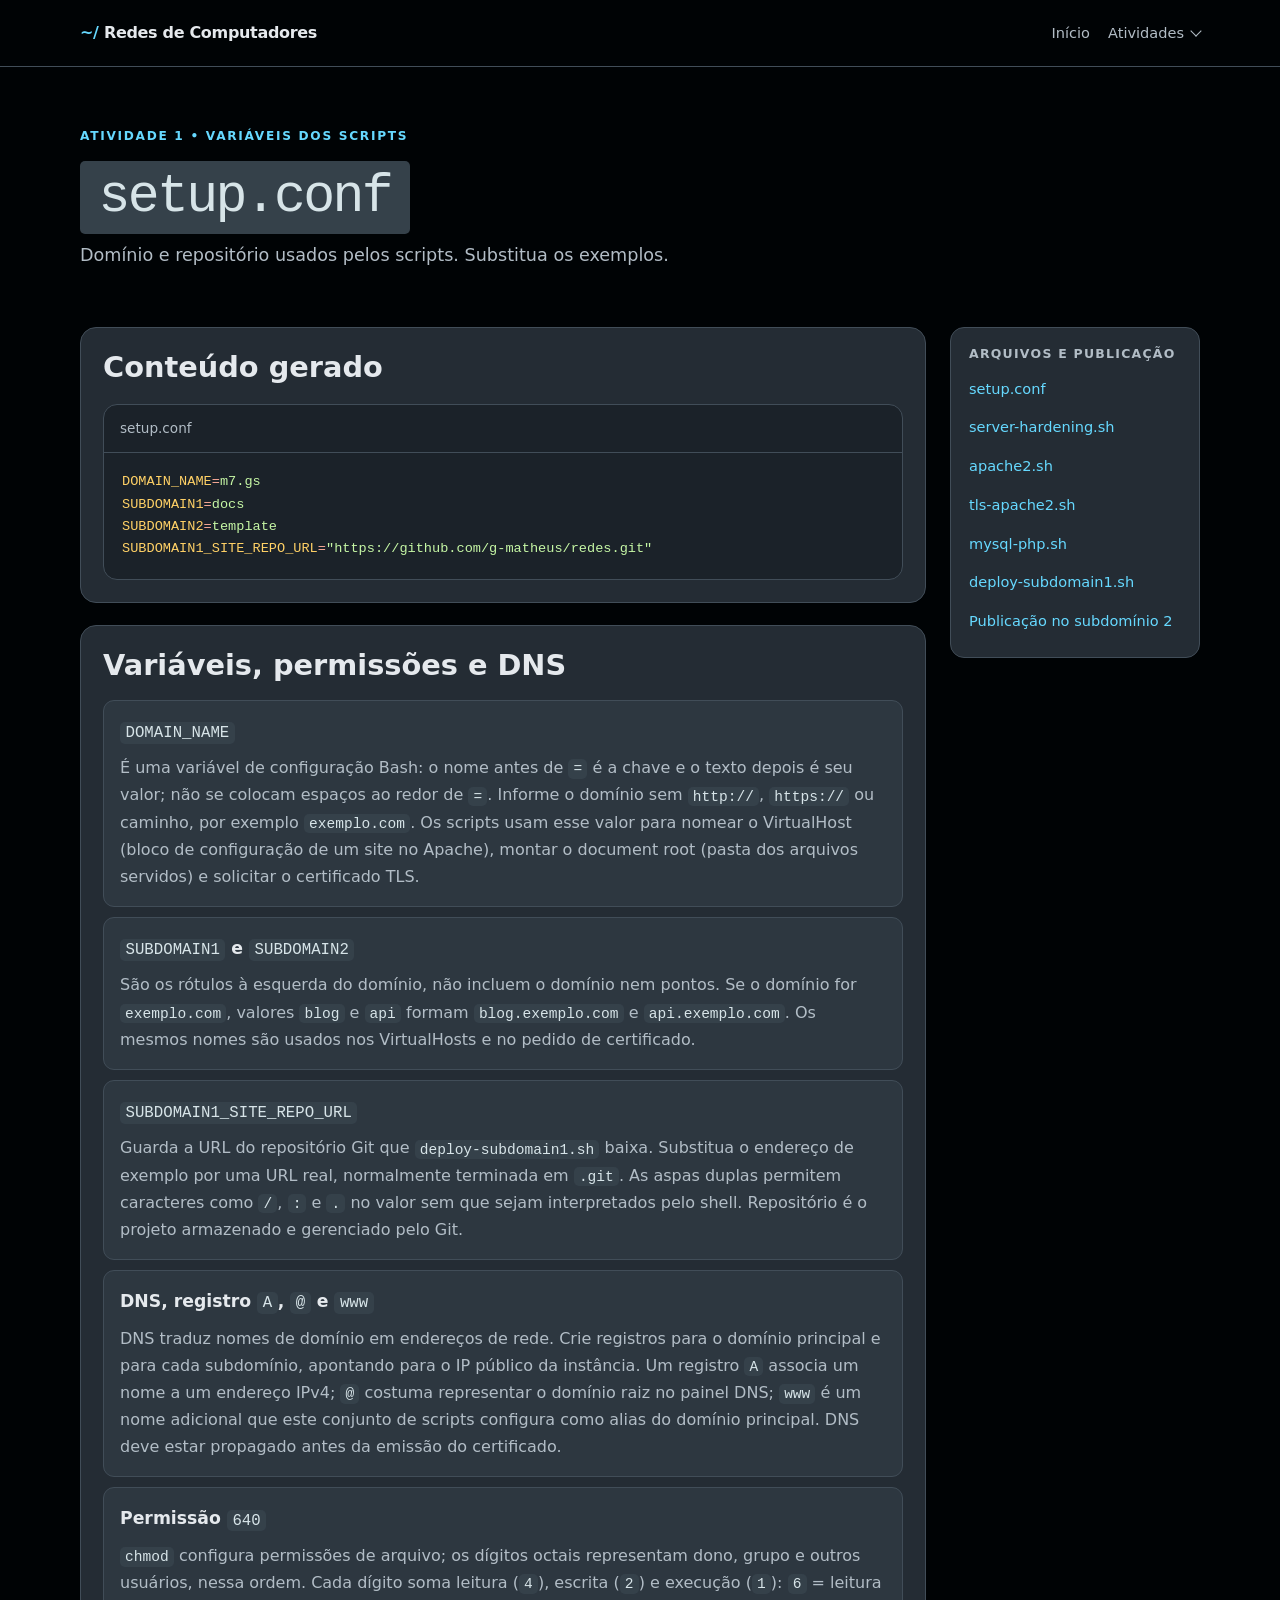
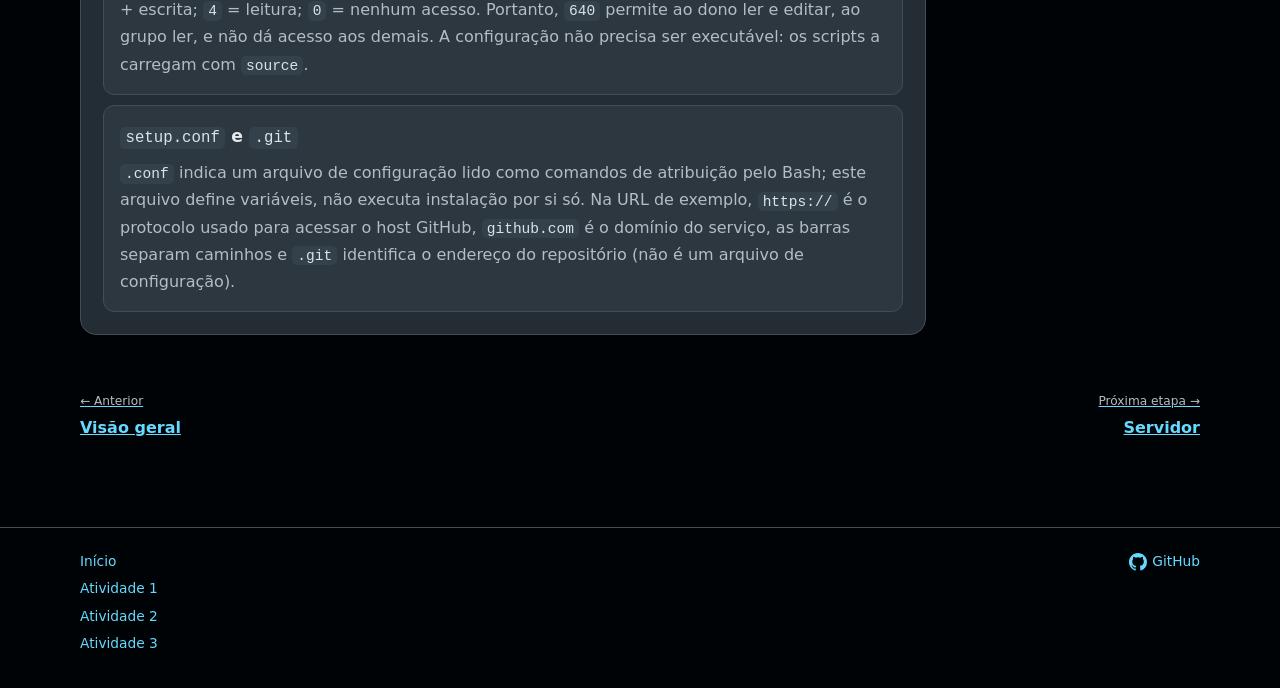
<file: atividade-1/setup-conf.html>
<!doctype html>
<html lang="pt-BR">

<head>
    <meta charset="utf-8">
    <meta name="viewport" content="width=device-width, initial-scale=1">
    <meta name="description"
        content="Entenda e configure as variáveis de domínio, subdomínios e repositório Git usadas no tutorial de servidor LAMP.">
    <meta name="theme-color" content="#000305">
    <meta property="og:type" content="article">
    <meta property="og:locale" content="pt_BR">
    <meta property="og:site_name" content="Redes de Computadores">
    <meta property="og:title" content="Configuração do Servidor LAMP | Atividade 1">
    <meta property="og:description"
        content="Configure domínio, subdomínios e repositório Git para os scripts de instalação do servidor.">
    <meta name="twitter:card" content="summary">
    <title>Configuração do Servidor LAMP | Atividade 1</title>
    <link rel="icon" type="image/svg+xml" href="../favicon.svg">
    <link rel="stylesheet" href="../docs.css">
    <script src="../site-components.js" defer></script>
    <script src="../script-viewer.js" defer></script>
    <script src="../bash-highlight.js" defer></script>
</head>

<body>
    <site-header root="../"></site-header>
    <main class="shell">
        <header class="hero"><span class="eyebrow">Atividade 1 • variáveis dos scripts</span>
            <h1><code>setup.conf</code></h1>
            <p class="lead">Domínio e repositório usados pelos scripts. Substitua os exemplos.</p>
        </header>
        <div class="layout">
            <article class="content">
                <section class="panel">
                    <h2>Conteúdo gerado</h2>
                    <div class="code-card">
                        <div class="code-head"><span>setup.conf</span></div>
                        <script-viewer src="../assets/generate-scripts.sh" extract="setup.conf"></script-viewer>
                    </div>
                </section>
                <section class="panel">
                    <h2>Variáveis, permissões e DNS</h2>
                    <div class="reference-list">
                        <div class="reference">
                            <h3><code>DOMAIN_NAME</code></h3>
                            <p>É uma variável de configuração Bash: o nome antes de <code>=</code> é a chave e o texto
                                depois é seu valor; não se colocam espaços ao redor de <code>=</code>. Informe o domínio
                                sem <code>http://</code>, <code>https://</code> ou caminho, por exemplo
                                <code>exemplo.com</code>. Os scripts usam esse valor para nomear o VirtualHost (bloco de
                                configuração de um site no Apache), montar o document root (pasta dos arquivos servidos)
                                e solicitar o certificado TLS.
                            </p>
                        </div>
                        <div class="reference">
                            <h3><code>SUBDOMAIN1</code> e <code>SUBDOMAIN2</code></h3>
                            <p>São os rótulos à esquerda do domínio, não incluem o domínio nem pontos. Se o domínio for
                                <code>exemplo.com</code>, valores <code>blog</code> e <code>api</code> formam
                                <code>blog.exemplo.com</code> e <code>api.exemplo.com</code>. Os mesmos nomes são usados
                                nos VirtualHosts e no pedido de certificado.
                            </p>
                        </div>
                        <div class="reference">
                            <h3><code>SUBDOMAIN1_SITE_REPO_URL</code></h3>
                            <p>Guarda a URL do repositório Git que <code>deploy-subdomain1.sh</code> baixa. Substitua o
                                endereço de exemplo por uma URL real, normalmente terminada em <code>.git</code>. As
                                aspas duplas permitem caracteres como <code>/</code>, <code>:</code> e <code>.</code> no
                                valor sem que sejam interpretados pelo shell. Repositório é o projeto armazenado e
                                gerenciado pelo Git.</p>
                        </div>
                        <div class="reference">
                            <h3>DNS, registro <code>A</code>, <code>@</code> e <code>www</code></h3>
                            <p>DNS traduz nomes de domínio em endereços de rede. Crie registros para o domínio principal
                                e para cada subdomínio, apontando para o IP público da instância. Um registro
                                <code>A</code> associa um nome a um endereço IPv4; <code>@</code> costuma representar o
                                domínio raiz no painel DNS; <code>www</code> é um nome adicional que este conjunto de
                                scripts configura como alias do domínio principal. DNS deve estar propagado antes da
                                emissão do certificado.
                            </p>
                        </div>
                        <div class="reference">
                            <h3>Permissão <code>640</code></h3>
                            <p><code>chmod</code> configura permissões de arquivo; os dígitos octais representam dono,
                                grupo e outros usuários, nessa ordem. Cada dígito soma leitura (<code>4</code>), escrita
                                (<code>2</code>) e execução (<code>1</code>): <code>6</code> = leitura + escrita;
                                <code>4</code> = leitura; <code>0</code> = nenhum acesso. Portanto, <code>640</code>
                                permite ao dono ler e editar, ao grupo ler, e não dá acesso aos demais. A configuração
                                não precisa ser executável: os scripts a carregam com <code>source</code>.
                            </p>
                        </div>
                        <div class="reference">
                            <h3><code>setup.conf</code> e <code>.git</code></h3>
                            <p><code>.conf</code> indica um arquivo de configuração lido como comandos de atribuição
                                pelo Bash; este arquivo define variáveis, não executa instalação por si só. Na URL de
                                exemplo, <code>https://</code> é o protocolo usado para acessar o host GitHub,
                                <code>github.com</code> é o domínio do serviço, as barras separam caminhos e
                                <code>.git</code> identifica o endereço do repositório (não é um arquivo de
                                configuração).
                            </p>
                        </div>
                    </div>
                </section>
            </article>
            <aside class="sidebar">
                <h2>Arquivos e publicação</h2>
                <ul>
                    <li><a href="setup-conf.html" aria-current="page">setup.conf</a></li>
                    <li><a href="server-hardening.html">server-hardening.sh</a></li>
                    <li><a href="apache2.html">apache2.sh</a></li>
                    <li><a href="tls-apache2.html">tls-apache2.sh</a></li>
                    <li><a href="mysql-php.html">mysql-php.sh</a></li>
                    <li><a href="deploy-subdomain1.html">deploy-subdomain1.sh</a></li>
                    <li><a href="deploy-subdomain2.html">Publicação no subdomínio 2</a></li>
                </ul>
            </aside>
        </div>
        <nav class="page-navigation" aria-label="Navegação dos tutoriais">
            <a class="page-nav-link" href="./">
                <span class="page-nav-direction">← Anterior</span>
                <span>Visão geral</span>
            </a>
            <a class="page-nav-link page-nav-next" href="server-hardening.html">
                <span class="page-nav-direction">Próxima etapa →</span>
                <span>Servidor</span>
            </a>
        </nav>
    </main>
    <site-footer root="../"></site-footer>
</body>

</html>
</file>
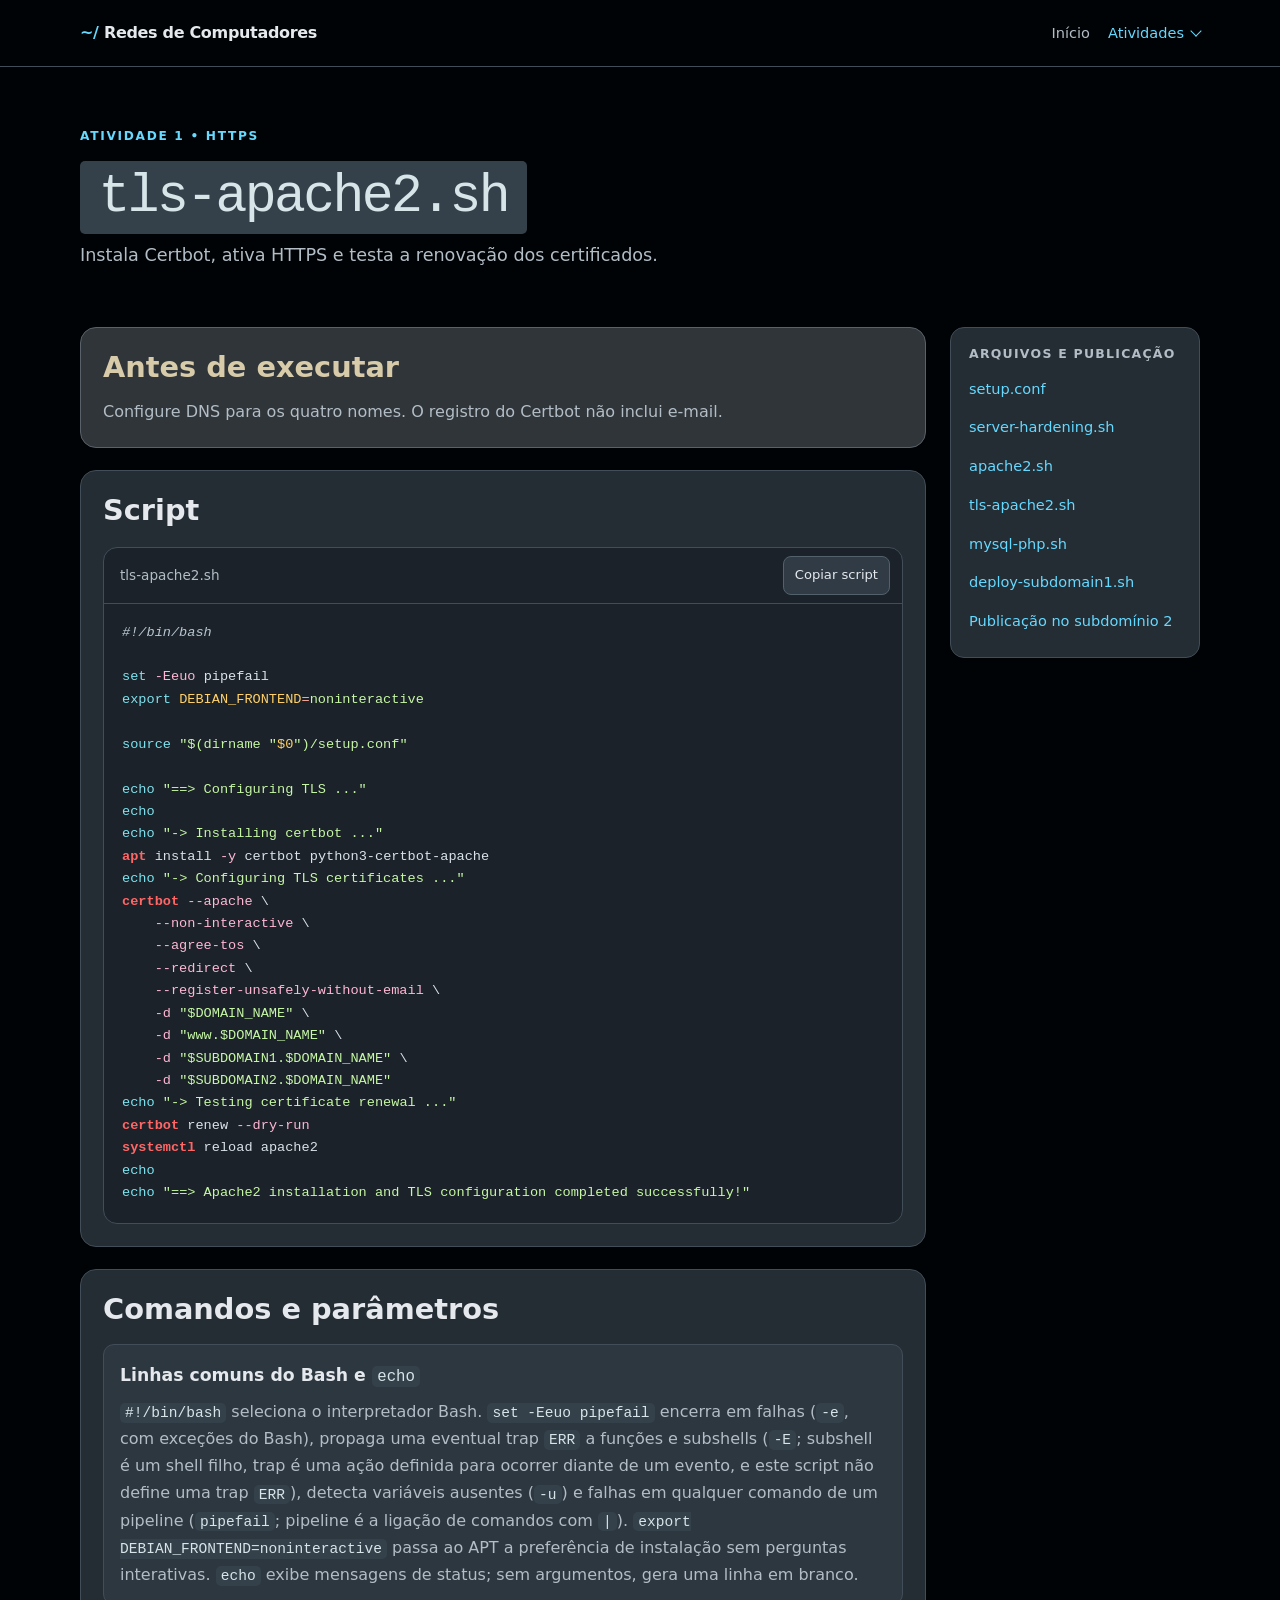
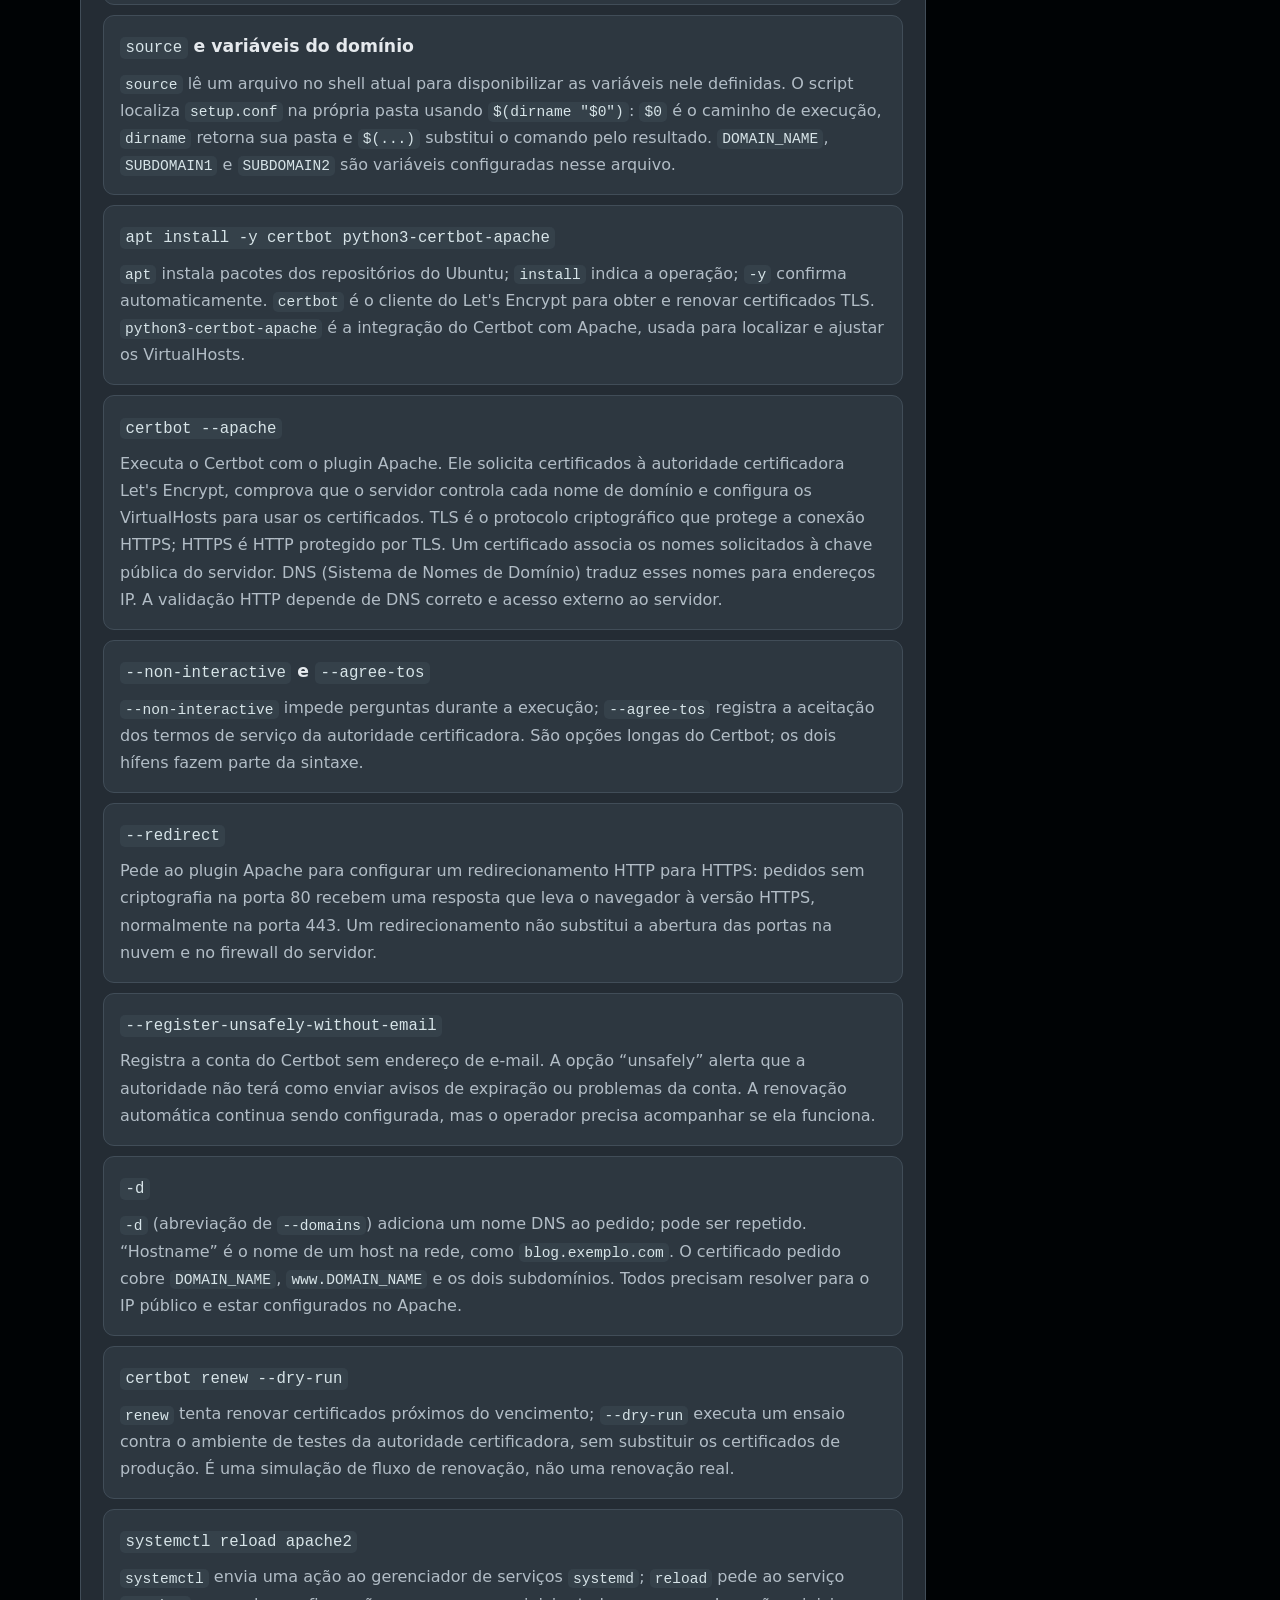
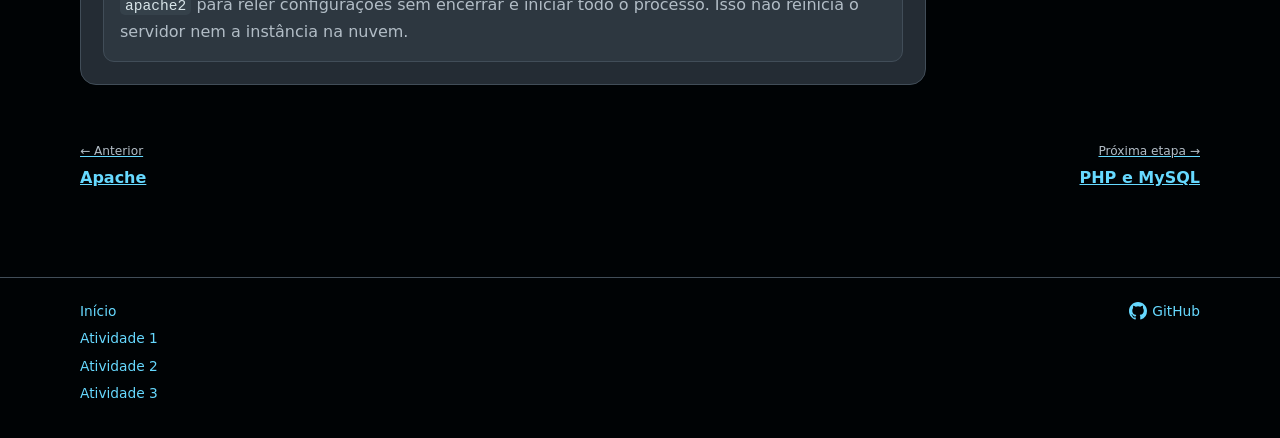
<file: atividade-1/tls-apache2.html>
<!doctype html>
<html lang="pt-BR">

<head>
    <meta charset="utf-8">
    <meta name="viewport" content="width=device-width, initial-scale=1">
    <meta name="description"
        content="Ative HTTPS no Apache com certificados Let's Encrypt, Certbot e renovação automática no Ubuntu.">
    <meta name="theme-color" content="#000305">
    <meta property="og:type" content="article">
    <meta property="og:locale" content="pt_BR">
    <meta property="og:site_name" content="Redes de Computadores">
    <meta property="og:title" content="HTTPS com Certbot e Apache | Atividade 1">
    <meta property="og:description"
        content="Emita certificados HTTPS gratuitos com Certbot e configure a renovação automática no Apache.">
    <meta name="twitter:card" content="summary">
    <title>HTTPS com Certbot e Apache | Atividade 1</title>
    <link rel="icon" type="image/svg+xml" href="../favicon.svg">
    <link rel="stylesheet" href="../docs.css">
    <script src="../site-components.js" defer></script>
    <script src="../script-viewer.js" defer></script>
    <script src="../copy.js" defer></script>
    <script src="../bash-highlight.js" defer></script>
</head>

<body>
    <site-header root="../"></site-header>
    <main class="shell">
        <header class="hero"><span class="eyebrow">Atividade 1 • HTTPS</span>
            <h1><code>tls-apache2.sh</code></h1>
            <p class="lead">Instala Certbot, ativa HTTPS e testa a renovação dos certificados.</p>
        </header>
        <div class="layout">
            <article class="content">
                <aside class="callout">
                    <h2>Antes de executar</h2>
                    <p>Configure DNS para os quatro nomes. O registro do Certbot não inclui e-mail.</p>
                </aside>
                <section class="panel">
                    <h2>Script</h2>
                    <div class="code-card">
                        <div class="code-head"><span>tls-apache2.sh</span><button class="copy-button" type="button"
                                data-copy-target="script-code">Copiar script</button></div>
                        <script-viewer src="../assets/generate-scripts.sh" extract="tls-apache2.sh"
                            code-id="script-code"></script-viewer>
                    </div>
                </section>
                <section class="panel">
                    <h2>Comandos e parâmetros</h2>
                    <div class="reference-list">
                        <div class="reference">
                            <h3>Linhas comuns do Bash e <code>echo</code></h3>
                            <p><code>#!/bin/bash</code> seleciona o interpretador Bash. <code>set -Eeuo pipefail</code>
                                encerra em falhas (<code>-e</code>, com exceções do Bash), propaga uma eventual trap
                                <code>ERR</code> a funções e subshells (<code>-E</code>; subshell é um shell filho, trap
                                é uma ação definida para ocorrer diante de um evento, e este script não define uma trap
                                <code>ERR</code>), detecta variáveis ausentes (<code>-u</code>) e falhas em qualquer
                                comando de um pipeline (<code>pipefail</code>; pipeline é a ligação de comandos com
                                <code>|</code>). <code>export DEBIAN_FRONTEND=noninteractive</code> passa ao APT a
                                preferência de instalação sem perguntas interativas. <code>echo</code> exibe mensagens
                                de status; sem argumentos, gera uma linha em branco.
                            </p>
                        </div>
                        <div class="reference">
                            <h3><code>source</code> e variáveis do domínio</h3>
                            <p><code>source</code> lê um arquivo no shell atual para disponibilizar as variáveis nele
                                definidas. O script localiza <code>setup.conf</code> na própria pasta usando
                                <code>$(dirname "$0")</code>: <code>$0</code> é o caminho de execução,
                                <code>dirname</code> retorna sua pasta e <code>$(...)</code> substitui o comando pelo
                                resultado. <code>DOMAIN_NAME</code>, <code>SUBDOMAIN1</code> e <code>SUBDOMAIN2</code>
                                são variáveis configuradas nesse arquivo.
                            </p>
                        </div>
                        <div class="reference">
                            <h3><code>apt install -y certbot python3-certbot-apache</code></h3>
                            <p><code>apt</code> instala pacotes dos repositórios do Ubuntu; <code>install</code> indica
                                a operação; <code>-y</code> confirma automaticamente. <code>certbot</code> é o cliente
                                do Let's Encrypt para obter e renovar certificados TLS.
                                <code>python3-certbot-apache</code> é a integração do Certbot com Apache, usada para
                                localizar e ajustar os VirtualHosts.
                            </p>
                        </div>
                        <div class="reference">
                            <h3><code>certbot --apache</code></h3>
                            <p>Executa o Certbot com o plugin Apache. Ele solicita certificados à autoridade
                                certificadora Let's Encrypt, comprova que o servidor controla cada nome de domínio e
                                configura os VirtualHosts para usar os certificados. TLS é o protocolo criptográfico que
                                protege a conexão HTTPS; HTTPS é HTTP protegido por TLS. Um certificado associa os nomes
                                solicitados à chave pública do servidor. DNS (Sistema de Nomes de Domínio) traduz esses
                                nomes para endereços IP. A validação HTTP depende de DNS correto e acesso externo ao
                                servidor.</p>
                        </div>
                        <div class="reference">
                            <h3><code>--non-interactive</code> e <code>--agree-tos</code></h3>
                            <p><code>--non-interactive</code> impede perguntas durante a execução;
                                <code>--agree-tos</code> registra a aceitação dos termos de serviço da autoridade
                                certificadora. São opções longas do Certbot; os dois hífens fazem parte da sintaxe.
                            </p>
                        </div>
                        <div class="reference">
                            <h3><code>--redirect</code></h3>
                            <p>Pede ao plugin Apache para configurar um redirecionamento HTTP para HTTPS: pedidos sem
                                criptografia na porta 80 recebem uma resposta que leva o navegador à versão HTTPS,
                                normalmente na porta 443. Um redirecionamento não substitui a abertura das portas na
                                nuvem e no firewall do servidor.</p>
                        </div>
                        <div class="reference">
                            <h3><code>--register-unsafely-without-email</code></h3>
                            <p>Registra a conta do Certbot sem endereço de e-mail. A opção “unsafely” alerta que a
                                autoridade não terá como enviar avisos de expiração ou problemas da conta. A renovação
                                automática continua sendo configurada, mas o operador precisa acompanhar se ela
                                funciona.</p>
                        </div>
                        <div class="reference">
                            <h3><code>-d</code></h3>
                            <p><code>-d</code> (abreviação de <code>--domains</code>) adiciona um nome DNS ao pedido;
                                pode ser repetido. “Hostname” é o nome de um host na rede, como
                                <code>blog.exemplo.com</code>. O certificado pedido cobre <code>DOMAIN_NAME</code>,
                                <code>www.DOMAIN_NAME</code> e os dois subdomínios. Todos precisam resolver para o IP
                                público e estar configurados no Apache.
                            </p>
                        </div>
                        <div class="reference">
                            <h3><code>certbot renew --dry-run</code></h3>
                            <p><code>renew</code> tenta renovar certificados próximos do vencimento;
                                <code>--dry-run</code> executa um ensaio contra o ambiente de testes da autoridade
                                certificadora, sem substituir os certificados de produção. É uma simulação de fluxo de
                                renovação, não uma renovação real.
                            </p>
                        </div>
                        <div class="reference">
                            <h3><code>systemctl reload apache2</code></h3>
                            <p><code>systemctl</code> envia uma ação ao gerenciador de serviços <code>systemd</code>;
                                <code>reload</code> pede ao serviço <code>apache2</code> para reler configurações sem
                                encerrar e iniciar todo o processo. Isso não reinicia o servidor nem a instância na
                                nuvem.
                            </p>
                        </div>
                    </div>
                </section>
            </article>
            <aside class="sidebar">
                <h2>Arquivos e publicação</h2>
                <ul>
                    <li><a href="setup-conf.html">setup.conf</a></li>
                    <li><a href="server-hardening.html">server-hardening.sh</a></li>
                    <li><a href="apache2.html">apache2.sh</a></li>
                    <li><a href="tls-apache2.html" aria-current="page">tls-apache2.sh</a></li>
                    <li><a href="mysql-php.html">mysql-php.sh</a></li>
                    <li><a href="deploy-subdomain1.html">deploy-subdomain1.sh</a></li>
                    <li><a href="deploy-subdomain2.html">Publicação no subdomínio 2</a></li>
                </ul>
            </aside>
        </div>
        <nav class="page-navigation" aria-label="Navegação dos tutoriais">
            <a class="page-nav-link" href="apache2.html">
                <span class="page-nav-direction">← Anterior</span>
                <span>Apache</span>
            </a>
            <a class="page-nav-link page-nav-next" href="mysql-php.html">
                <span class="page-nav-direction">Próxima etapa →</span>
                <span>PHP e MySQL</span>
            </a>
        </nav>
    </main>
    <site-footer root="../"></site-footer>
</body>

</html>
</file>
<file: docs.css>
:root {
    color-scheme: dark;
    --page: #000305;
    --surface: #242c34;
    --surface-raised: #2d3740;
    --border: #414d58;
    --text: #e5e9ed;
    --muted: #b2bdc6;
    --accent: #66d9ff;
    --blue: #66d9ff;
    --warning: #d8cba9;
    --code: #1b2229;
    --width: 1120px;
}

* {
    box-sizing: border-box;
}

html {
    scroll-behavior: smooth;
}

body {
    margin: 0;
    background: var(--page);
    color: var(--text);
    font: 16px/1.7 system-ui, -apple-system, "Segoe UI", sans-serif;
}

a {
    color: var(--accent);
}

a:hover {
    color: #c2f0ff;
}

.shell {
    width: min(var(--width), 100% - 40px);
    margin-inline: auto;
}

site-header,
site-footer {
    display: block;
}

.topbar {
    border-bottom: 1px solid var(--border);
    background: var(--page);
}

.topbar-inner {
    min-height: 66px;
    display: flex;
    align-items: center;
    justify-content: space-between;
    gap: 20px;
}

.brand {
    color: var(--text);
    font-weight: 750;
    text-decoration: none;
    letter-spacing: -.02em;
}

.brand-mark {
    color: var(--accent);
}

.topbar nav {
    display: flex;
    align-items: center;
    flex-wrap: wrap;
    gap: 8px 18px;
}

.topbar nav a {
    display: inline-flex;
    align-items: center;
    color: var(--muted);
    font-size: .91rem;
    line-height: 1.5;
    text-decoration: none;
}

.topbar nav a[aria-current="page"] {
    color: var(--accent);
}

.activity-menu {
    position: relative;
    display: flex;
    align-items: center;
}

.activity-menu summary {
    display: inline-flex;
    align-items: center;
    gap: 8px;
    color: var(--muted);
    font-size: .91rem;
    line-height: 1.5;
    cursor: pointer;
    list-style: none;
}

.activity-menu summary::-webkit-details-marker {
    display: none;
}

.activity-menu summary::after {
    width: 7px;
    height: 7px;
    border-right: 1.5px solid currentColor;
    border-bottom: 1.5px solid currentColor;
    content: "";
    transform: translateY(-2px) rotate(45deg);
}

.activity-menu[open] summary::after,
.activity-menu:focus-within summary::after {
    transform: translateY(2px) rotate(225deg);
}

.activity-menu[open]>summary,
.activity-menu:focus-within>summary,
.activity-menu.is-active>summary {
    color: var(--accent);
}

@media (hover: hover) {
    .activity-menu:hover summary::after {
        transform: translateY(2px) rotate(225deg);
    }

    .activity-menu:hover>summary {
        color: var(--accent);
    }
}

.activity-menu-items {
    position: absolute;
    z-index: 5;
    top: 100%;
    right: 0;
    display: grid;
    min-width: 250px;
    max-width: calc(100vw - 28px);
    max-height: min(70vh, 520px);
    overflow-y: auto;
    padding: 10px;
    border: 1px solid var(--border);
    border-radius: 12px;
    background: var(--surface);
    box-shadow: 0 12px 30px #0006;
}

.activity-menu-section {
    display: grid;
    gap: 2px;
}

.activity-menu-section+.activity-menu-section {
    margin-top: 6px;
    padding-top: 7px;
    border-top: 1px solid var(--border);
}

.activity-menu-section--steps>a {
    margin-left: 8px;
}

.activity-menu-heading {
    padding: 3px 9px;
    color: var(--text);
    font-size: .79rem;
    font-weight: 750;
    letter-spacing: .02em;
}

.activity-menu:not([open])>.activity-menu-items {
    display: none;
}

.topbar nav .activity-menu-items a {
    display: flex;
    justify-content: space-between;
    gap: 12px;
    padding: 6px 9px;
    border-radius: 7px;
}

.activity-menu-status {
    color: var(--muted);
    font-size: .78rem;
}

.topbar nav .activity-menu-items a:hover,
.topbar nav .activity-menu-items a[aria-current="page"] {
    background: var(--surface-raised);
    color: var(--accent);
}

main {
    padding: 54px 0 80px;
}

.hero {
    max-width: 820px;
    margin-bottom: 34px;
}

.eyebrow {
    display: inline-block;
    color: var(--accent);
    font-size: .76rem;
    font-weight: 750;
    letter-spacing: .14em;
    text-transform: uppercase;
}

h1 {
    margin: 10px 0 14px;
    font-size: clamp(2.15rem, 5vw, 3.65rem);
    line-height: 1.08;
    letter-spacing: -.045em;
}

h2 {
    margin: 0 0 12px;
    font-size: clamp(1.3rem, 3vw, 1.8rem);
    line-height: 1.25;
}

h3 {
    margin: 0 0 8px;
    font-size: 1.08rem;
}

p {
    margin: 0 0 14px;
}

.lead {
    max-width: 760px;
    color: var(--muted);
    font-size: 1.1rem;
}

.eyebrow+h1 {
    margin-top: 12px;
}

.layout {
    display: grid;
    grid-template-columns: minmax(0, 1fr) 250px;
    align-items: start;
    gap: 24px;
}

.content {
    min-width: 0;
}

.sidebar {
    position: sticky;
    top: 20px;
    margin-top: 22px;
    padding: 18px;
    border: 1px solid var(--border);
    border-radius: 14px;
    background: var(--surface);
}

.sidebar h2 {
    margin-bottom: 10px;
    color: var(--muted);
    font-size: .78rem;
    letter-spacing: .1em;
    text-transform: uppercase;
}

.sidebar ul {
    margin: 0;
    padding: 0;
    list-style: none;
}

.sidebar li+li {
    margin-top: 4px;
}

.sidebar a {
    display: block;
    padding: 5px 0;
    font-size: .91rem;
    text-decoration: none;
}

.panel,
.callout {
    margin: 22px 0;
    padding: 22px;
    border: 1px solid var(--border);
    border-radius: 16px;
    background: var(--surface);
}

.panel> :last-child,
.callout> :last-child {
    margin-bottom: 0;
}

.callout {
    border-color: #59616a;
    background: #30353a;
}

.callout h2,
.callout h3 {
    color: var(--warning);
}

.callout p,
.panel p,
.muted {
    color: var(--muted);
}

.steps {
    display: grid;
    grid-template-columns: repeat(2, minmax(0, 1fr));
    gap: 12px;
    margin: 18px 0 0;
    padding: 0;
    list-style: none;
    counter-reset: step;
}

.steps li {
    position: relative;
    min-height: 105px;
    padding: 16px 16px 16px 52px;
    border: 1px solid var(--border);
    border-radius: 12px;
    background: var(--surface-raised);
    counter-increment: step;
}

.steps li::before {
    position: absolute;
    top: 16px;
    left: 16px;
    display: grid;
    width: 24px;
    height: 24px;
    place-items: center;
    border-radius: 50%;
    background: #3b5059;
    color: var(--accent);
    content: counter(step);
    font-size: .83rem;
    font-weight: 800;
}

.steps strong {
    display: block;
    margin-bottom: 3px;
}

.steps span {
    color: var(--muted);
    font-size: .92rem;
}

.code-card {
    margin: 18px 0 24px;
    overflow: hidden;
    border: 1px solid var(--border);
    border-radius: 14px;
    background: var(--code);
}

script-viewer {
    display: block;
}

.script-viewer-loading,
.script-viewer-error {
    margin: 0;
    padding: 14px 16px;
    color: var(--muted);
}

.script-viewer-error {
    color: var(--warning);
}

.code-head {
    display: flex;
    align-items: center;
    justify-content: space-between;
    gap: 12px;
    min-height: 48px;
    padding: 8px 12px 8px 16px;
    border-bottom: 1px solid var(--border);
    color: var(--muted);
    font-size: .85rem;
}

.copy-button {
    flex: 0 0 auto;
    padding: 7px 11px;
    border: 1px solid #52616c;
    border-radius: 8px;
    background: #303b45;
    color: var(--text);
    font: inherit;
    font-size: .82rem;
    cursor: pointer;
}

.copy-button:hover {
    border-color: var(--accent);
}

.copy-button:focus-visible,
a:focus-visible {
    outline: 2px solid var(--accent);
    outline-offset: 3px;
}

pre {
    max-height: 720px;
    margin: 0;
    padding: 18px;
    overflow: auto;
    color: #d9e2e8;
    font: .85rem/1.65 ui-monospace, SFMono-Regular, Consolas, "Liberation Mono", monospace;
    tab-size: 4;
}

code,
.inline-code {
    border-radius: 5px;
    background: #35414a;
    color: #d7e4e8;
    font: .91em ui-monospace, SFMono-Regular, Consolas, monospace;
    overflow-wrap: anywhere;
}

code {
    padding: .12em .35em;
}

pre code {
    padding: 0;
    background: transparent;
    color: inherit;
    font: inherit;
}

.bash-comment {
    color: #b8c6d1;
    font-style: italic;
}

.bash-string,
.bash-heredoc {
    color: #c6f7a5;
}

.bash-heredoc-marker {
    color: #d5e3f0;
    font-weight: 700;
}

.bash-variable {
    color: #ffd166;
}

.bash-keyword {
    color: #e2b8ff;
    font-weight: 650;
}

.bash-builtin {
    color: #7de3ef;
}

.bash-command {
    color: #ff6666;
    font-weight: 650;
}

.bash-flag {
    color: #ffb7d5;
}

.bash-number {
    color: #ffd0a1;
}

.bash-operator {
    color: #ffad99;
}

.reference-list {
    display: grid;
    gap: 10px;
    margin-top: 16px;
}

.reference {
    padding: 16px;
    border: 1px solid var(--border);
    border-radius: 11px;
    background: var(--surface-raised);
}

.reference p {
    margin: 6px 0 0;
    color: var(--muted);
}

.file-grid {
    display: grid;
    grid-template-columns: repeat(2, minmax(0, 1fr));
    gap: 12px;
    margin-top: 16px;
}

.file-link {
    display: block;
    padding: 16px;
    border: 1px solid var(--border);
    border-radius: 12px;
    background: var(--surface-raised);
    color: var(--text);
    text-decoration: none;
    transition: border-color .15s ease, transform .15s ease;
}

.file-link:hover {
    transform: translateY(-2px);
    border-color: var(--accent);
    color: var(--text);
}

.file-link code {
    display: block;
    margin-bottom: 5px;
}

.file-link span {
    color: var(--muted);
    font-size: .9rem;
}

.activity-resources {
    display: grid;
    gap: 18px;
    margin-top: 16px;
}

.activity-resource {
    display: grid;
    justify-items: start;
    gap: 3px;
}

.activity-resource-label {
    color: var(--muted);
    font-size: .75rem;
    font-weight: 700;
    letter-spacing: .08em;
    text-transform: uppercase;
}

.activity-resource-link {
    font-size: 1.05rem;
    font-weight: 650;
    text-decoration: none;
}

.activity-resource p {
    margin: 0;
    color: var(--muted);
    font-size: .9rem;
}

.page-navigation {
    display: flex;
    justify-content: space-between;
    gap: 14px;
    margin-top: 28px;
}

.page-nav-link {
    display: grid;
    gap: 2px;
    min-width: 0;
    padding: 6px 0;
}

.page-nav-next {
    margin-left: auto;
    text-align: right;
}

.page-nav-link>span:last-child {
    color: var(--accent);
    font-weight: 650;
}

.page-nav-direction {
    color: var(--muted);
    font-size: .76rem;
}

.page-nav-link:hover>span:last-child {
    color: #c2f0ff;
}

.tag {
    display: inline-block;
    padding: 2px 8px;
    border: 1px solid var(--border);
    border-radius: 999px;
    color: var(--muted);
    font-size: .75rem;
}

footer {
    padding: 22px 0 36px;
    border-top: 1px solid var(--border);
    color: var(--muted);
    font-size: .86rem;
    text-align: center;
}

footer .shell {
    display: flex;
    align-items: flex-start;
    justify-content: space-between;
    flex-wrap: wrap;
    gap: 5px;
}

footer .footer-navigation {
    display: grid;
    gap: 4px;
    justify-items: start;
}

footer a {
    display: inline-flex;
    align-items: center;
    gap: 5px;
    text-decoration: none;
}

footer a:hover {
    text-decoration: underline;
}

.github-icon {
    display: block;
    flex: 0 0 18px;
    width: 18px;
    height: 18px;
    fill: currentColor;
}

@media (max-width: 760px) {
    .layout {
        grid-template-columns: 1fr;
    }

    .sidebar {
        display: none;
        position: static;
        order: -1;
    }

    main {
        padding-top: 34px;
    }
}

@media (max-width: 520px) {
    .shell {
        width: min(var(--width), 100% - 28px);
    }

    .topbar-inner {
        align-items: flex-start;
        flex-direction: column;
        padding: 13px 0;
        gap: 7px;
    }

    .topbar nav {
        position: relative;
        gap: 4px 13px;
    }

    .activity-menu {
        position: static;
        display: block;
        min-width: min(205px, calc(100vw - 76px));
    }

    .activity-menu-items {
        right: auto;
        left: 0;
        width: min(290px, calc(100vw - 28px));
        min-width: min(290px, calc(100vw - 28px));
        max-height: min(65vh, 480px);
    }

    .steps,
    .file-grid {
        grid-template-columns: 1fr;
    }

    .page-navigation {
        gap: 8px;
    }

    .page-nav-link {
        padding: 6px 0;
        font-size: .9rem;
    }

    .panel,
    .callout {
        padding: 17px;
    }

    pre {
        padding: 14px;
        font-size: .78rem;
    }

    .code-head {
        padding-left: 11px;
    }
}

@media (prefers-reduced-motion: reduce) {

    *,
    *::before,
    *::after {
        scroll-behavior: auto !important;
        transition: none !important;
    }
}
</file>
